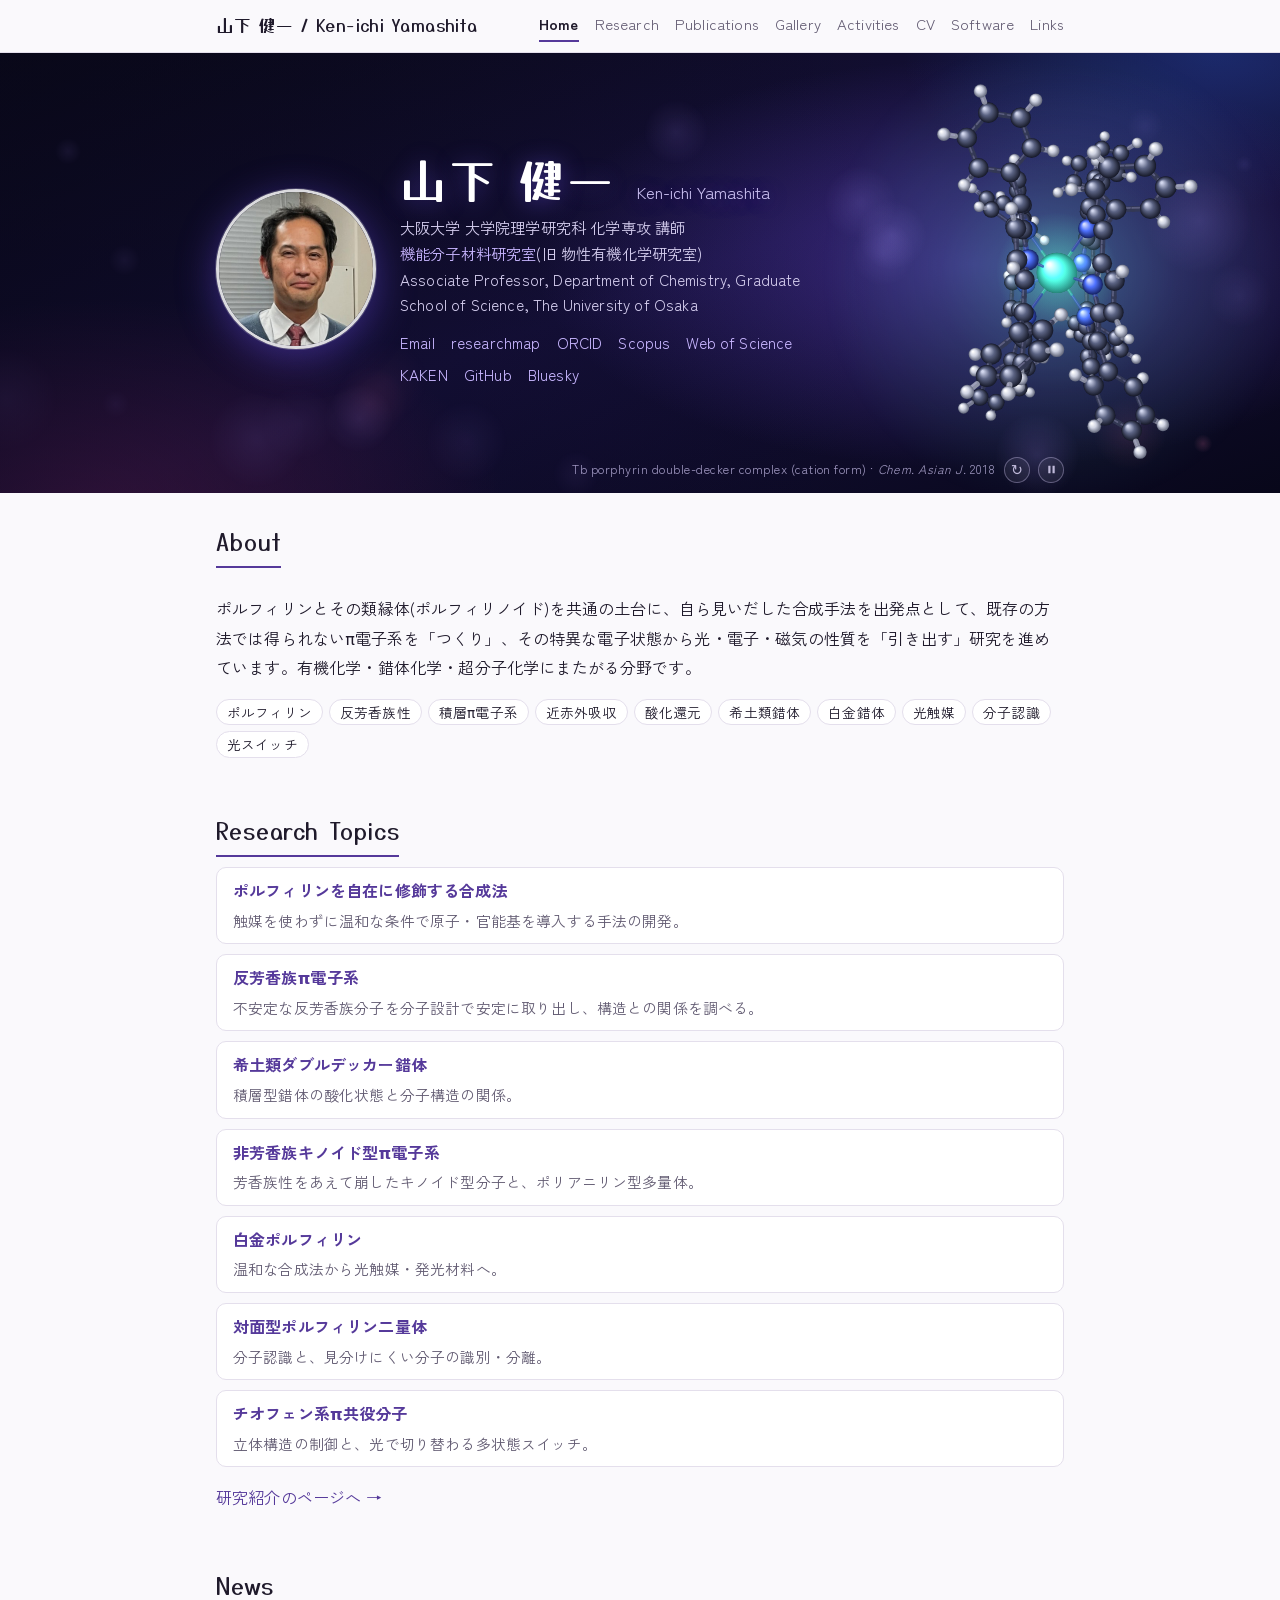
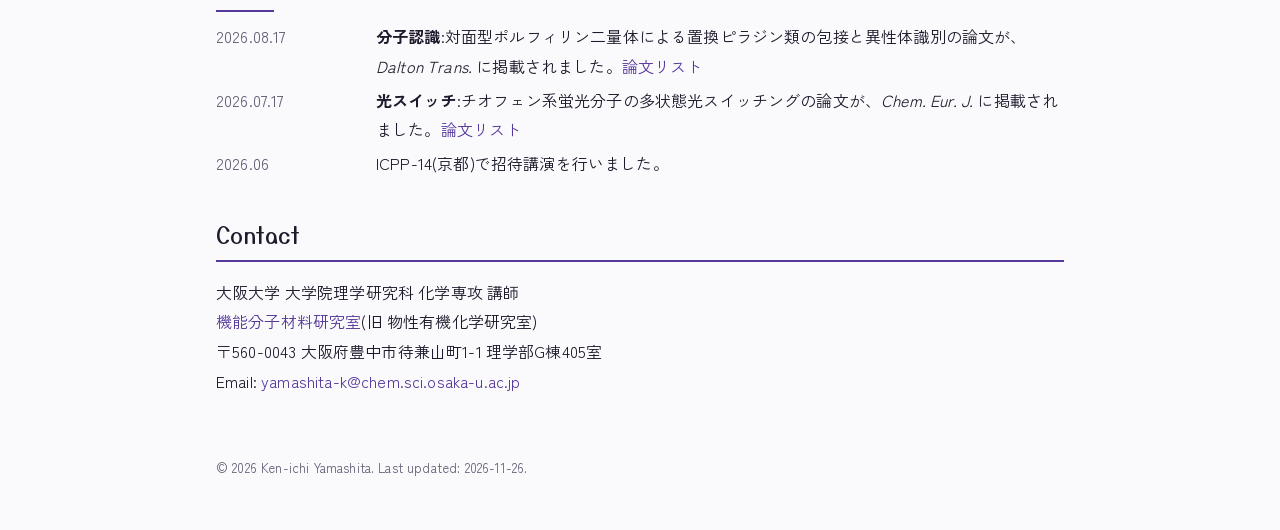
<file: index.html>
<!doctype html>
<html lang="ja">
<head>
  <meta charset="utf-8">
  <meta name="viewport" content="width=device-width, initial-scale=1">
  <title>山下 健一 | Ken-ichi Yamashita</title>
  <meta name="description" content="大阪大学 大学院理学研究科 化学専攻 講師 山下健一のページ。ポルフィリンを中心とするπ電子系の研究紹介、論文リスト、連絡先。">
  <link rel="canonical" href="https://ken1yama.github.io/">
  <meta property="og:type" content="website">
  <meta property="og:site_name" content="山下 健一 | Ken-ichi Yamashita">
  <meta property="og:title" content="山下 健一 | Ken-ichi Yamashita">
  <meta property="og:description" content="大阪大学 大学院理学研究科 化学専攻 講師 山下健一のページ。ポルフィリンを中心とするπ電子系の研究紹介、論文リスト、連絡先。">
  <meta property="og:url" content="https://ken1yama.github.io/">
  <meta property="og:image" content="https://ken1yama.github.io/assets/og.jpg">
  <meta property="og:locale" content="ja_JP">
  <meta name="twitter:card" content="summary_large_image">
  <link rel="icon" href="favicon.ico" sizes="32x32 16x16" type="image/x-icon">
  <link rel="apple-touch-icon" href="assets/apple-touch-icon.png">
  <meta name="theme-color" content="#15103a">
  <script type="application/ld+json">{"@context": "https://schema.org", "@type": "Person", "name": "山下 健一", "alternateName": "Ken-ichi Yamashita", "url": "https://ken1yama.github.io/", "jobTitle": "講師 (Associate Professor)", "affiliation": {"@type": "CollegeOrUniversity", "name": "大阪大学 大学院理学研究科 化学専攻", "alternateName": "Department of Chemistry, Graduate School of Science, The University of Osaka"}, "sameAs": ["https://orcid.org/0000-0001-7270-1234", "https://researchmap.jp/ken1-yamashi", "https://www.scopus.com/authid/detail.uri?authorId=35792834600", "https://github.com/ken1yama", "https://bsky.app/profile/ken1yama.bsky.social"]}</script>
  <link rel="preconnect" href="https://fonts.googleapis.com">
  <link rel="preconnect" href="https://fonts.gstatic.com" crossorigin>
  <link rel="stylesheet" href="https://fonts.googleapis.com/css2?family=Yusei+Magic&family=Zen+Kaku+Gothic+New:wght@400;500;700&display=swap">
  <link rel="stylesheet" href="style.css">
</head>
<body>
  <header class="site-header">
    <div class="wrap">
      <a class="brand" href="index.html">山下 健一 / Ken-ichi Yamashita</a>
      <nav><a href="index.html" aria-current="page">Home</a><a href="research.html">Research</a><a href="publications.html">Publications</a><a href="gallery.html">Gallery</a><a href="activities.html">Activities</a><a href="cv.html">CV</a><a href="software.html">Software</a><a href="links.html">Links</a></nav>
    </div>
  </header>
  <div class="hero-band cover">
    <canvas id="mol" aria-hidden="true"></canvas>
    <div class="wrap hero-grid">
    <section class="hero">
      <img class="photo" src="assets/photo.jpg" alt="プロフィール写真" width="160" height="160">
      <div>
        <h1>山下 健一 <span class="en">Ken-ichi Yamashita</span></h1>
        <p class="role">大阪大学 大学院理学研究科 化学専攻 講師<br><a href="https://www.chem.sci.osaka-u.ac.jp/lab/saito/" target="_blank" rel="noopener">機能分子材料研究室</a>(旧 物性有機化学研究室)<br>Associate Professor, Department of Chemistry, Graduate School of Science, The University of Osaka</p>
        <p class="links">
          <a class="mail" href="#contact" data-u="yamashita-k" data-d="chem.sci.osaka-u.ac.jp">Email</a>
          <a href="https://researchmap.jp/ken1-yamashi">researchmap</a>
          <a href="https://orcid.org/0000-0001-7270-1234">ORCID</a>
          <a href="https://www.scopus.com/authid/detail.uri?authorId=35792834600">Scopus</a>
          <a href="https://www.webofscience.com/wos/author/record/1129776">Web of Science</a>
          <a href="https://nrid.nii.ac.jp/ja/nrid/1000040468145/">KAKEN</a>
          <a href="https://github.com/ken1yama">GitHub</a>
          <a href="https://bsky.app/profile/ken1yama.bsky.social">Bluesky</a>
        </p>
      </div>
    </section>
    </div>
    <p class="wrap cover-caption"><span id="mol-name"></span><button type="button" id="mol-next" aria-label="別の分子を表示" title="別の分子を表示">↻</button><button type="button" id="mol-pause" aria-pressed="false" aria-label="分子の動きを止める" title="分子の動きを止める / 動かす"><svg viewBox="0 0 12 12" width="11" height="11" aria-hidden="true"><path class="i-pause" d="M2.5 2h2.4v8H2.5zM7.1 2h2.4v8H7.1z"/><path class="i-play" d="M3 1.6l7.2 4.4L3 10.4z"/></svg></button></p>
  </div>
  <script src="assets/molecules.js" defer></script>
  <script src="assets/hero.js" defer></script>
  <main class="wrap">


    <section>
      <h2>About</h2>
      <p>ポルフィリンとその類縁体(ポルフィリノイド)を共通の土台に、自ら見いだした合成手法を出発点として、既存の方法では得られないπ電子系を「つくり」、その特異な電子状態から光・電子・磁気の性質を「引き出す」研究を進めています。有機化学・錯体化学・超分子化学にまたがる分野です。</p>
      <p class="keywords"><span>ポルフィリン</span><span>反芳香族性</span><span>積層π電子系</span><span>近赤外吸収</span><span>酸化還元</span><span>希土類錯体</span><span>白金錯体</span><span>光触媒</span><span>分子認識</span><span>光スイッチ</span></p>
    </section>

    <section>
      <h2>Research Topics</h2>
      <ul class="topics">
        <li><a href="research.html#synthesis">ポルフィリンを自在に修飾する合成法</a><span>触媒を使わずに温和な条件で原子・官能基を導入する手法の開発。</span></li>
        <li><a href="research.html#antiaromatic">反芳香族π電子系</a><span>不安定な反芳香族分子を分子設計で安定に取り出し、構造との関係を調べる。</span></li>
        <li><a href="research.html#double-decker">希土類ダブルデッカー錯体</a><span>積層型錯体の酸化状態と分子構造の関係。</span></li>
        <li><a href="research.html#quinoid">非芳香族キノイド型π電子系</a><span>芳香族性をあえて崩したキノイド型分子と、ポリアニリン型多量体。</span></li>
        <li><a href="research.html#platinum">白金ポルフィリン</a><span>温和な合成法から光触媒・発光材料へ。</span></li>
        <li><a href="research.html#cofacial">対面型ポルフィリン二量体</a><span>分子認識と、見分けにくい分子の識別・分離。</span></li>
        <li><a href="research.html#thiophene">チオフェン系π共役分子</a><span>立体構造の制御と、光で切り替わる多状態スイッチ。</span></li>
      </ul>
      <p><a href="research.html">研究紹介のページへ →</a></p>
    </section>

    <section>
      <h2>News</h2>
      <dl class="timeline">
        <dt>2026.08.17</dt><dd><strong>分子認識</strong>:対面型ポルフィリン二量体による置換ピラジン類の包接と異性体識別の論文が、<em>Dalton Trans.</em> に掲載されました。<a href="publications.html#pub-55">論文リスト</a></dd>
        <dt>2026.07.17</dt><dd><strong>光スイッチ</strong>:チオフェン系蛍光分子の多状態光スイッチングの論文が、<em>Chem. Eur. J.</em> に掲載されました。<a href="publications.html#pub-54">論文リスト</a></dd>
        <dt>2026.06</dt><dd>ICPP-14(京都)で招待講演を行いました。</dd>
      </dl>
    </section>

    <section id="contact">
      <h2>Contact</h2>
      <p>大阪大学 大学院理学研究科 化学専攻 講師<br>
      <a href="https://www.chem.sci.osaka-u.ac.jp/lab/saito/" target="_blank" rel="noopener">機能分子材料研究室</a>(旧 物性有機化学研究室)<br>
      〒560-0043 大阪府豊中市待兼山町1-1 理学部G棟405室<br>
      Email: <span class="mail" data-u="yamashita-k" data-d="chem.sci.osaka-u.ac.jp">yamashita-k [at] chem.sci.osaka-u.ac.jp</span></p>
    </section>
    <script>
    // The address is assembled here, so it never appears as plain text in the page source.
    document.querySelectorAll('.mail').forEach(function (el) {
      var addr = el.dataset.u + '@' + el.dataset.d;
      if (el.tagName === 'A') { el.href = 'mailto:' + addr; return; }
      var a = document.createElement('a');
      a.href = 'mailto:' + addr; a.textContent = addr;
      el.replaceWith(a);
    });
    </script>

  </main>
  <footer class="wrap">
    <small>&copy; 2026 Ken-ichi Yamashita. Last updated: 2026-11-26.</small>
  </footer>
  <script>
  // phone: the menu is one scrolling row; bring the current page's link into view
  (function () {
    var c = document.querySelector('.site-header nav [aria-current]'), n = c && c.parentNode;
    if (n && n.scrollWidth > n.clientWidth) n.scrollLeft = c.offsetLeft - (n.clientWidth - c.offsetWidth) / 2;
  })();
  </script>
</body>
</html>
</file>
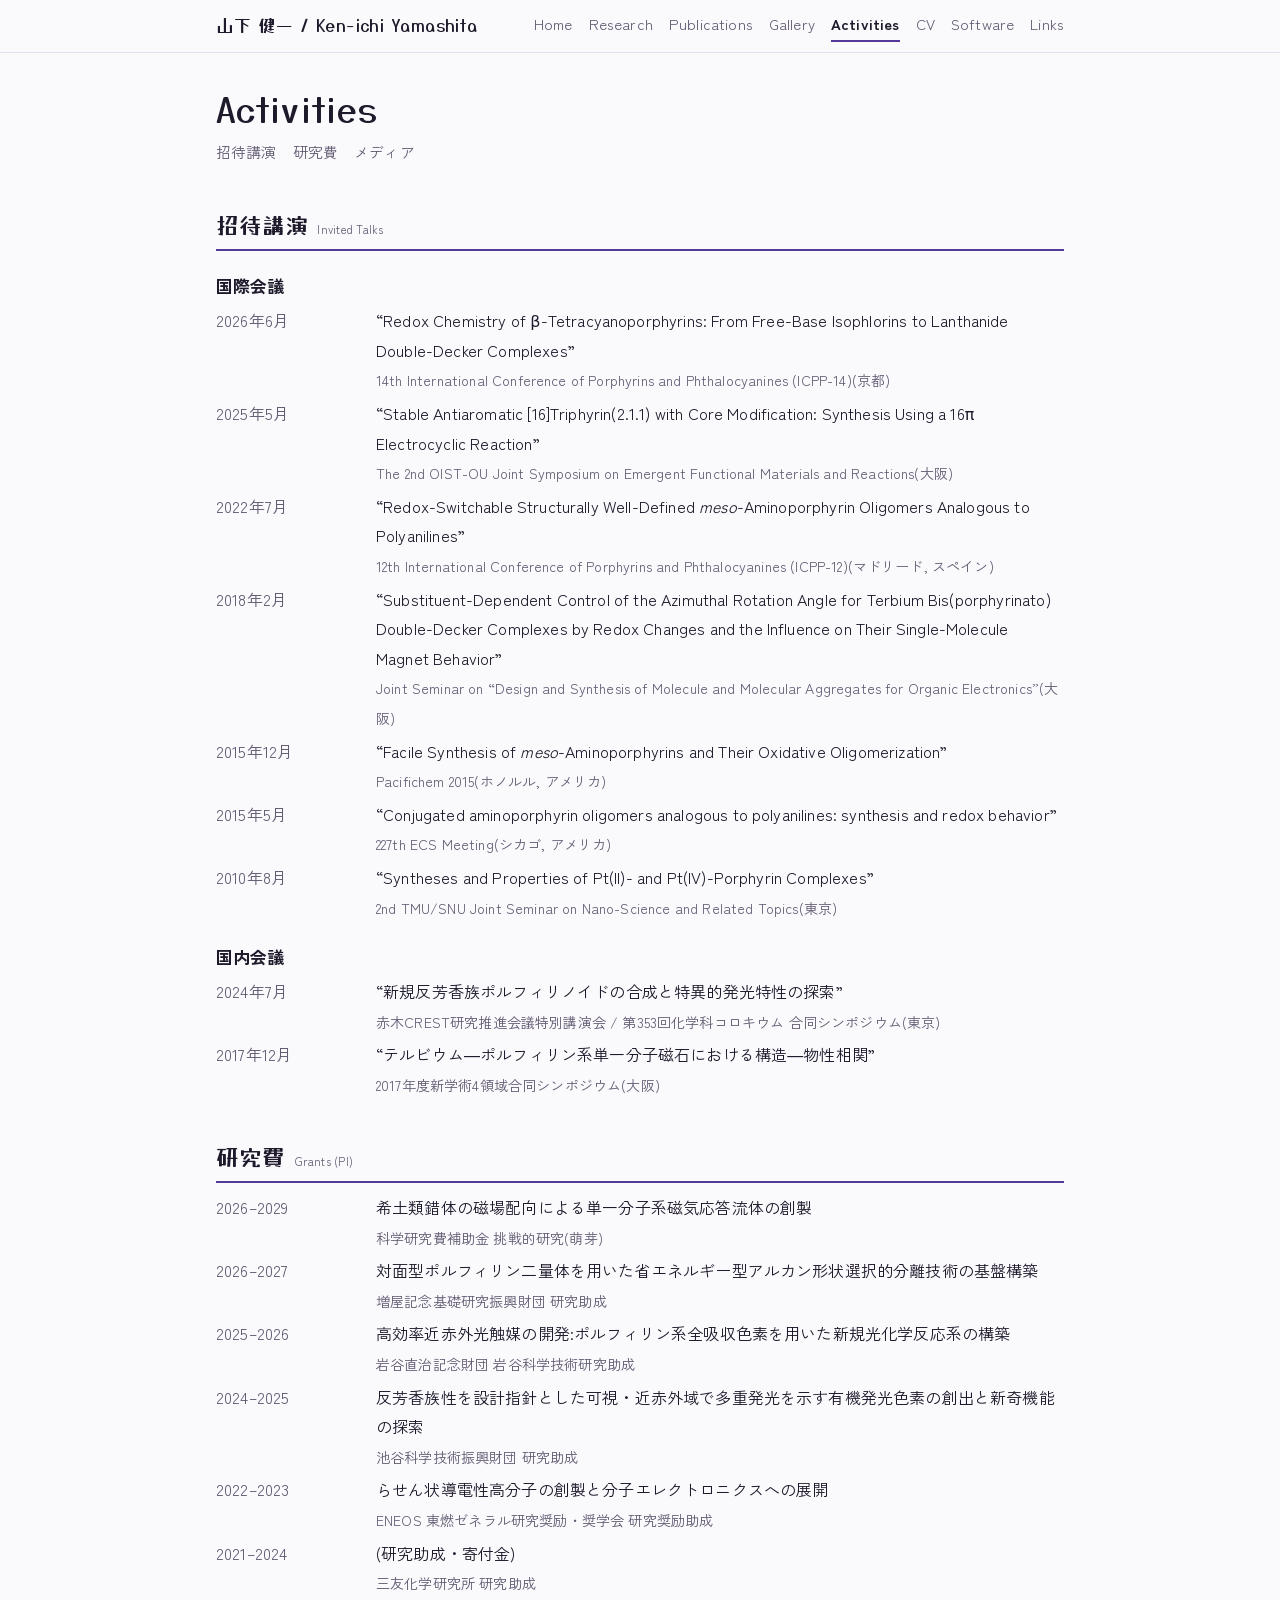
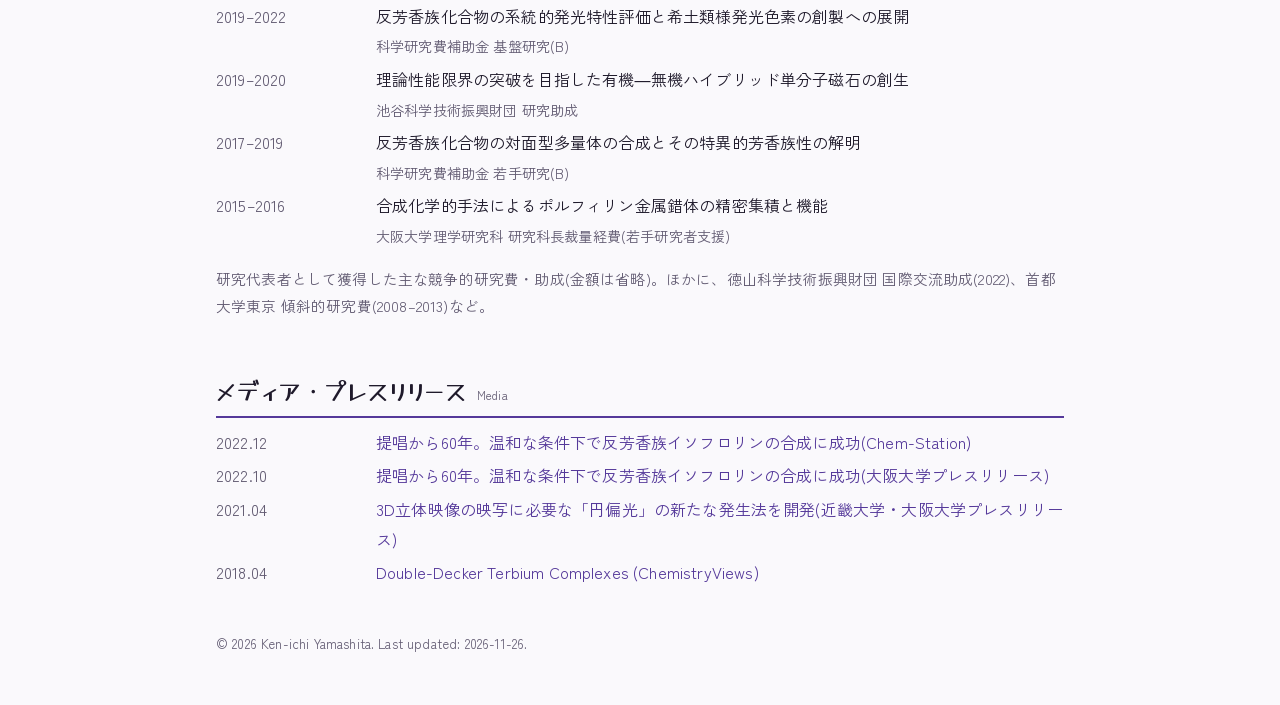
<file: activities.html>
<!doctype html>
<html lang="ja">
<head>
  <meta charset="utf-8">
  <meta name="viewport" content="width=device-width, initial-scale=1">
  <title>Activities | 山下 健一</title>
  <meta name="description" content="招待講演、研究費、メディア">
  <link rel="canonical" href="https://ken1yama.github.io/activities.html">
  <meta property="og:type" content="website">
  <meta property="og:site_name" content="山下 健一 | Ken-ichi Yamashita">
  <meta property="og:title" content="Activities | 山下 健一">
  <meta property="og:description" content="招待講演、研究費、メディア">
  <meta property="og:url" content="https://ken1yama.github.io/activities.html">
  <meta property="og:image" content="https://ken1yama.github.io/assets/og.jpg">
  <meta property="og:locale" content="ja_JP">
  <meta name="twitter:card" content="summary_large_image">
  <link rel="icon" href="favicon.ico" sizes="32x32 16x16" type="image/x-icon">
  <link rel="apple-touch-icon" href="assets/apple-touch-icon.png">
  <meta name="theme-color" content="#15103a">
  <link rel="preconnect" href="https://fonts.googleapis.com">
  <link rel="preconnect" href="https://fonts.gstatic.com" crossorigin>
  <link rel="stylesheet" href="https://fonts.googleapis.com/css2?family=Yusei+Magic&family=Zen+Kaku+Gothic+New:wght@400;500;700&display=swap">
  <link rel="stylesheet" href="style.css">
</head>
<body>
  <header class="site-header">
    <div class="wrap">
      <a class="brand" href="index.html">山下 健一 / Ken-ichi Yamashita</a>
      <nav><a href="index.html">Home</a><a href="research.html">Research</a><a href="publications.html">Publications</a><a href="gallery.html">Gallery</a><a href="activities.html" aria-current="page">Activities</a><a href="cv.html">CV</a><a href="software.html">Software</a><a href="links.html">Links</a></nav>
    </div>
  </header>
  <main class="wrap">

    <h1 class="page-title">Activities</h1>
    <nav class="toc"><a href="#talks">招待講演</a><a href="#grants">研究費</a><a href="#media">メディア</a></nav>

    <section id="talks">
      <h2>招待講演 <span class="en">Invited Talks</span></h2>
      <h3>国際会議</h3>
      <dl class="timeline"><dt>2026年6月</dt><dd>“Redox Chemistry of β-Tetracyanoporphyrins: From Free-Base Isophlorins to Lanthanide Double-Decker Complexes”<br><span class="muted">14th International Conference of Porphyrins and Phthalocyanines (ICPP-14)(京都)</span></dd><dt>2025年5月</dt><dd>“Stable Antiaromatic [16]Triphyrin(2.1.1) with Core Modification: Synthesis Using a 16π Electrocyclic Reaction”<br><span class="muted">The 2nd OIST-OU Joint Symposium on Emergent Functional Materials and Reactions(大阪)</span></dd><dt>2022年7月</dt><dd>“Redox-Switchable Structurally Well-Defined <em>meso</em>-Aminoporphyrin Oligomers Analogous to Polyanilines”<br><span class="muted">12th International Conference of Porphyrins and Phthalocyanines (ICPP-12)(マドリード, スペイン)</span></dd><dt>2018年2月</dt><dd>“Substituent-Dependent Control of the Azimuthal Rotation Angle for Terbium Bis(porphyrinato) Double-Decker Complexes by Redox Changes and the Influence on Their Single-Molecule Magnet Behavior”<br><span class="muted">Joint Seminar on “Design and Synthesis of Molecule and Molecular Aggregates for Organic Electronics”(大阪)</span></dd><dt>2015年12月</dt><dd>“Facile Synthesis of <em>meso</em>-Aminoporphyrins and Their Oxidative Oligomerization”<br><span class="muted">Pacifichem 2015(ホノルル, アメリカ)</span></dd><dt>2015年5月</dt><dd>“Conjugated aminoporphyrin oligomers analogous to polyanilines: synthesis and redox behavior”<br><span class="muted">227th ECS Meeting(シカゴ, アメリカ)</span></dd><dt>2010年8月</dt><dd>“Syntheses and Properties of Pt(II)- and Pt(IV)-Porphyrin Complexes”<br><span class="muted">2nd TMU/SNU Joint Seminar on Nano-Science and Related Topics(東京)</span></dd></dl>
      <h3>国内会議</h3>
      <dl class="timeline"><dt>2024年7月</dt><dd>“新規反芳香族ポルフィリノイドの合成と特異的発光特性の探索”<br><span class="muted">赤木CREST研究推進会議特別講演会 / 第353回化学科コロキウム 合同シンポジウム(東京)</span></dd><dt>2017年12月</dt><dd>“テルビウム―ポルフィリン系単一分子磁石における構造―物性相関”<br><span class="muted">2017年度新学術4領域合同シンポジウム(大阪)</span></dd></dl>
    </section>

    <section id="grants">
      <h2>研究費 <span class="en">Grants (PI)</span></h2>
      <dl class="timeline"><dt>2026–2029</dt><dd>希土類錯体の磁場配向による単一分子系磁気応答流体の創製<br><span class="muted">科学研究費補助金 挑戦的研究(萌芽)</span></dd><dt>2026–2027</dt><dd>対面型ポルフィリン二量体を用いた省エネルギー型アルカン形状選択的分離技術の基盤構築<br><span class="muted">増屋記念基礎研究振興財団 研究助成</span></dd><dt>2025–2026</dt><dd>高効率近赤外光触媒の開発:ポルフィリン系全吸収色素を用いた新規光化学反応系の構築<br><span class="muted">岩谷直治記念財団 岩谷科学技術研究助成</span></dd><dt>2024–2025</dt><dd>反芳香族性を設計指針とした可視・近赤外域で多重発光を示す有機発光色素の創出と新奇機能の探索<br><span class="muted">池谷科学技術振興財団 研究助成</span></dd><dt>2022–2023</dt><dd>らせん状導電性高分子の創製と分子エレクトロニクスへの展開<br><span class="muted">ENEOS 東燃ゼネラル研究奨励・奨学会 研究奨励助成</span></dd><dt>2021–2024</dt><dd>(研究助成・寄付金)<br><span class="muted">三友化学研究所 研究助成</span></dd><dt>2019–2022</dt><dd>反芳香族化合物の系統的発光特性評価と希土類様発光色素の創製への展開<br><span class="muted">科学研究費補助金 基盤研究(B)</span></dd><dt>2019–2020</dt><dd>理論性能限界の突破を目指した有機―無機ハイブリッド単分子磁石の創生<br><span class="muted">池谷科学技術振興財団 研究助成</span></dd><dt>2017–2019</dt><dd>反芳香族化合物の対面型多量体の合成とその特異的芳香族性の解明<br><span class="muted">科学研究費補助金 若手研究(B)</span></dd><dt>2015–2016</dt><dd>合成化学的手法によるポルフィリン金属錯体の精密集積と機能<br><span class="muted">大阪大学理学研究科 研究科長裁量経費(若手研究者支援)</span></dd></dl>
      <p class="muted">研究代表者として獲得した主な競争的研究費・助成(金額は省略)。ほかに、徳山科学技術振興財団 国際交流助成(2022)、首都大学東京 傾斜的研究費(2008–2013)など。</p>
    </section>

    <section id="media">
      <h2>メディア・プレスリリース <span class="en">Media</span></h2>
      <dl class="timeline"><dt>2022.12</dt><dd><a href="https://www.chem-station.com/blog/2022/12/isophlorins.html">提唱から60年。温和な条件下で反芳香族イソフロリンの合成に成功(Chem-Station)</a></dd><dt>2022.10</dt><dd><a href="https://www.sci.osaka-u.ac.jp/ja/topics/11078/">提唱から60年。温和な条件下で反芳香族イソフロリンの合成に成功(大阪大学プレスリリース)</a></dd><dt>2021.04</dt><dd><a href="https://www.sci.osaka-u.ac.jp/ja/topics/9220/">3D立体映像の映写に必要な「円偏光」の新たな発生法を開発(近畿大学・大阪大学プレスリリース)</a></dd><dt>2018.04</dt><dd><a href="https://www.chemistryviews.org/details/ezine/11011211/Double-Decker_Terbium_Complexes/">Double-Decker Terbium Complexes (ChemistryViews)</a></dd></dl>
    </section>

  </main>
  <footer class="wrap">
    <small>&copy; 2026 Ken-ichi Yamashita. Last updated: 2026-11-26.</small>
  </footer>
  <script>
  // phone: the menu is one scrolling row; bring the current page's link into view
  (function () {
    var c = document.querySelector('.site-header nav [aria-current]'), n = c && c.parentNode;
    if (n && n.scrollWidth > n.clientWidth) n.scrollLeft = c.offsetLeft - (n.clientWidth - c.offsetWidth) / 2;
  })();
  </script>
</body>
</html>
</file>
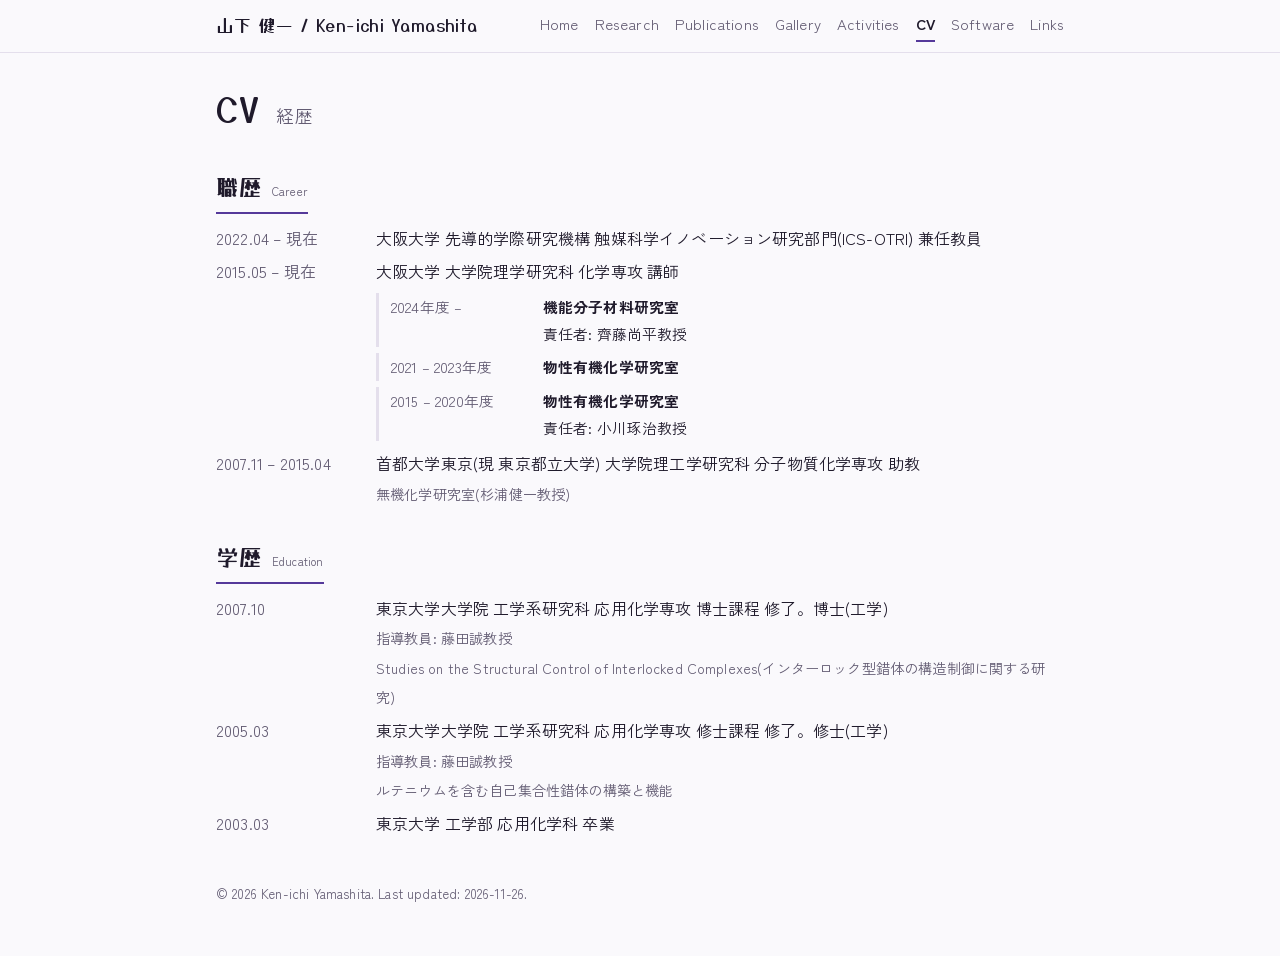
<file: cv.html>
<!doctype html>
<html lang="ja">
<head>
  <meta charset="utf-8">
  <meta name="viewport" content="width=device-width, initial-scale=1">
  <title>CV | 山下 健一</title>
  <meta name="description" content="学歴・職歴">
  <link rel="canonical" href="https://ken1yama.github.io/cv.html">
  <meta property="og:type" content="website">
  <meta property="og:site_name" content="山下 健一 | Ken-ichi Yamashita">
  <meta property="og:title" content="CV | 山下 健一">
  <meta property="og:description" content="学歴・職歴">
  <meta property="og:url" content="https://ken1yama.github.io/cv.html">
  <meta property="og:image" content="https://ken1yama.github.io/assets/og.jpg">
  <meta property="og:locale" content="ja_JP">
  <meta name="twitter:card" content="summary_large_image">
  <link rel="icon" href="favicon.ico" sizes="32x32 16x16" type="image/x-icon">
  <link rel="apple-touch-icon" href="assets/apple-touch-icon.png">
  <meta name="theme-color" content="#15103a">
  <link rel="preconnect" href="https://fonts.googleapis.com">
  <link rel="preconnect" href="https://fonts.gstatic.com" crossorigin>
  <link rel="stylesheet" href="https://fonts.googleapis.com/css2?family=Yusei+Magic&family=Zen+Kaku+Gothic+New:wght@400;500;700&display=swap">
  <link rel="stylesheet" href="style.css">
</head>
<body>
  <header class="site-header">
    <div class="wrap">
      <a class="brand" href="index.html">山下 健一 / Ken-ichi Yamashita</a>
      <nav><a href="index.html">Home</a><a href="research.html">Research</a><a href="publications.html">Publications</a><a href="gallery.html">Gallery</a><a href="activities.html">Activities</a><a href="cv.html" aria-current="page">CV</a><a href="software.html">Software</a><a href="links.html">Links</a></nav>
    </div>
  </header>
  <main class="wrap">

    <h1 class="page-title">CV <span class="en">経歴</span></h1>
    <section>
            <h2>職歴 <span class="en">Career</span></h2>
      <dl class="timeline">
        <dt>2022.04 – 現在</dt><dd>大阪大学 先導的学際研究機構 触媒科学イノベーション研究部門(ICS-OTRI) 兼任教員</dd>
        <dt>2015.05 – 現在</dt><dd>大阪大学 大学院理学研究科 化学専攻 講師<ul class="labs">
          <li><span>2024年度 –</span><span><strong>機能分子材料研究室</strong><br>責任者: 齊藤尚平教授</span></li>
          <li><span>2021 – 2023年度</span><span><strong>物性有機化学研究室</strong></span></li>
          <li><span>2015 – 2020年度</span><span><strong>物性有機化学研究室</strong><br>責任者: 小川琢治教授</span></li>
        </ul></dd>
        <dt>2007.11 – 2015.04</dt><dd>首都大学東京(現 東京都立大学) 大学院理工学研究科 分子物質化学専攻 助教<br><span class="muted">無機化学研究室(杉浦健一教授)</span></dd>
      </dl>
      <h2>学歴 <span class="en">Education</span></h2>
      <dl class="timeline">
        <dt>2007.10</dt><dd>東京大学大学院 工学系研究科 応用化学専攻 博士課程 修了。博士(工学)<br><span class="muted">指導教員: 藤田誠教授<br>Studies on the Structural Control of Interlocked Complexes(インターロック型錯体の構造制御に関する研究)</span></dd>
        <dt>2005.03</dt><dd>東京大学大学院 工学系研究科 応用化学専攻 修士課程 修了。修士(工学)<br><span class="muted">指導教員: 藤田誠教授<br>ルテニウムを含む自己集合性錯体の構築と機能</span></dd>
        <dt>2003.03</dt><dd>東京大学 工学部 応用化学科 卒業</dd>
      </dl>
    </section>

  </main>
  <footer class="wrap">
    <small>&copy; 2026 Ken-ichi Yamashita. Last updated: 2026-11-26.</small>
  </footer>
  <script>
  // phone: the menu is one scrolling row; bring the current page's link into view
  (function () {
    var c = document.querySelector('.site-header nav [aria-current]'), n = c && c.parentNode;
    if (n && n.scrollWidth > n.clientWidth) n.scrollLeft = c.offsetLeft - (n.clientWidth - c.offsetWidth) / 2;
  })();
  </script>
</body>
</html>
</file>
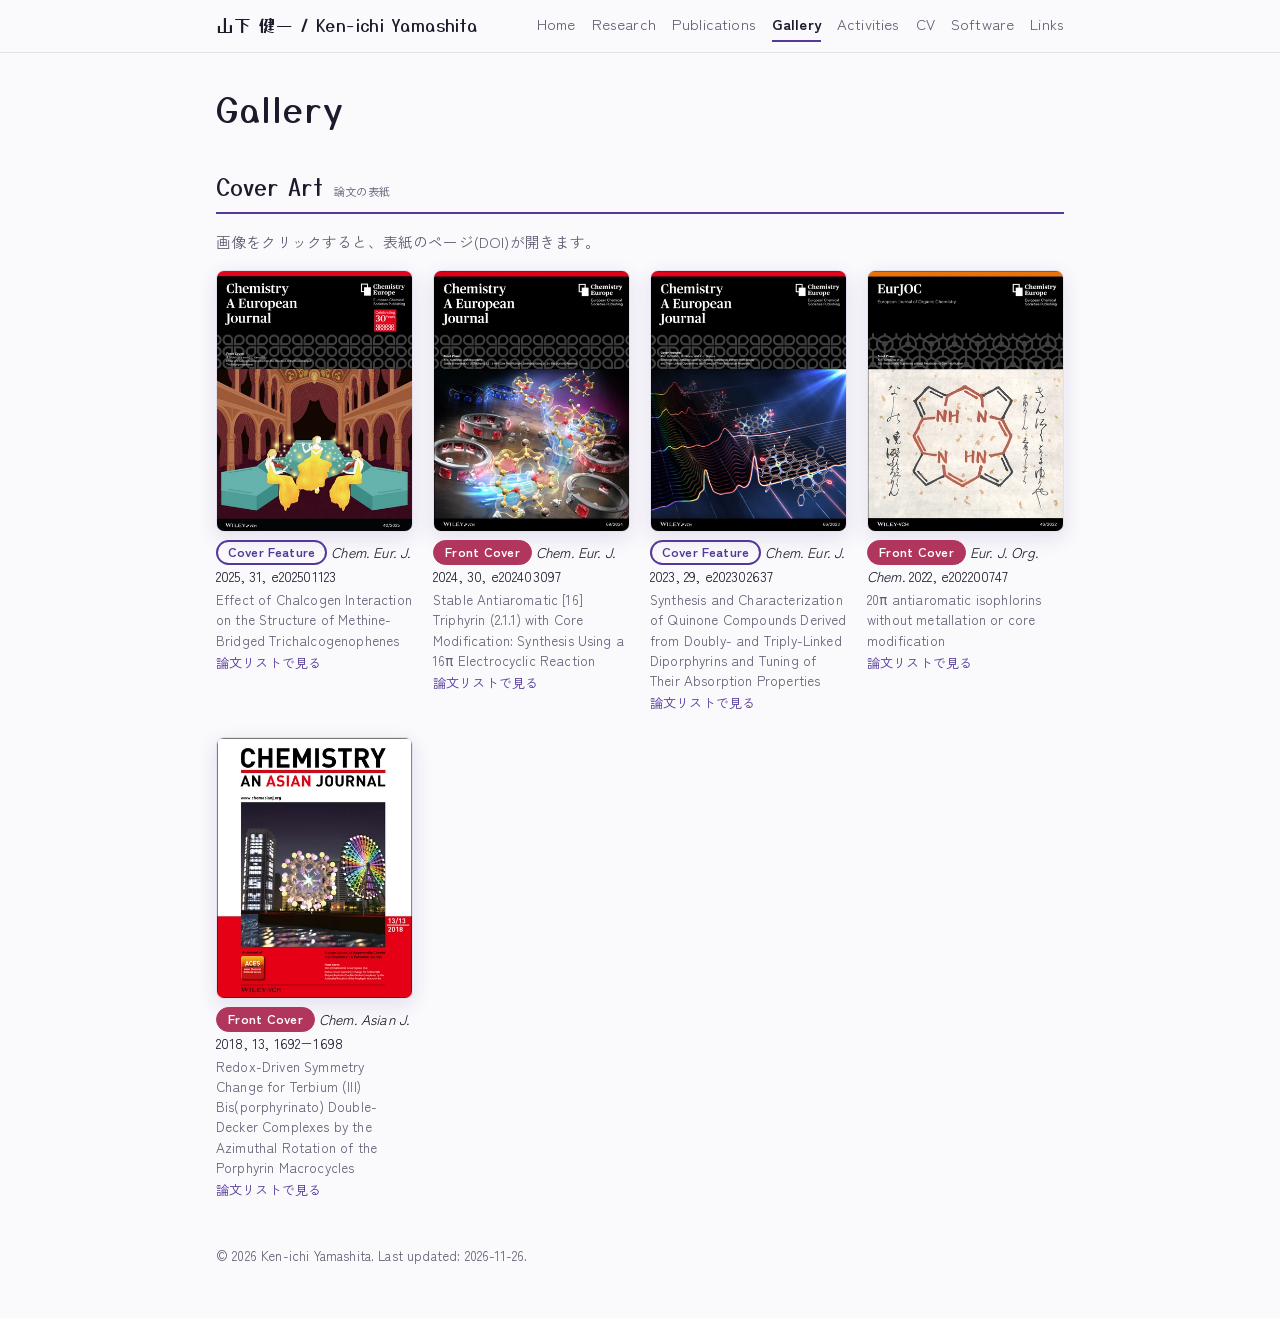
<file: gallery.html>
<!doctype html>
<html lang="ja">
<head>
  <meta charset="utf-8">
  <meta name="viewport" content="width=device-width, initial-scale=1">
  <title>Gallery | 山下 健一</title>
  <meta name="description" content="論文の表紙(Cover Art)">
  <link rel="canonical" href="https://ken1yama.github.io/gallery.html">
  <meta property="og:type" content="website">
  <meta property="og:site_name" content="山下 健一 | Ken-ichi Yamashita">
  <meta property="og:title" content="Gallery | 山下 健一">
  <meta property="og:description" content="論文の表紙(Cover Art)">
  <meta property="og:url" content="https://ken1yama.github.io/gallery.html">
  <meta property="og:image" content="https://ken1yama.github.io/assets/og.jpg">
  <meta property="og:locale" content="ja_JP">
  <meta name="twitter:card" content="summary_large_image">
  <link rel="icon" href="favicon.ico" sizes="32x32 16x16" type="image/x-icon">
  <link rel="apple-touch-icon" href="assets/apple-touch-icon.png">
  <meta name="theme-color" content="#15103a">
  <link rel="preconnect" href="https://fonts.googleapis.com">
  <link rel="preconnect" href="https://fonts.gstatic.com" crossorigin>
  <link rel="stylesheet" href="https://fonts.googleapis.com/css2?family=Yusei+Magic&family=Zen+Kaku+Gothic+New:wght@400;500;700&display=swap">
  <link rel="stylesheet" href="style.css">
</head>
<body>
  <header class="site-header">
    <div class="wrap">
      <a class="brand" href="index.html">山下 健一 / Ken-ichi Yamashita</a>
      <nav><a href="index.html">Home</a><a href="research.html">Research</a><a href="publications.html">Publications</a><a href="gallery.html" aria-current="page">Gallery</a><a href="activities.html">Activities</a><a href="cv.html">CV</a><a href="software.html">Software</a><a href="links.html">Links</a></nav>
    </div>
  </header>
  <main class="wrap">

    <h1 class="page-title">Gallery</h1>
    <section id="cover">
      <h2>Cover Art <span class="en">論文の表紙</span></h2>
      <p class="muted">画像をクリックすると、表紙のページ(DOI)が開きます。</p>
      <ul class="tiles">
        <li class="tile" id="cover-51"><a class="cover-link" href="https://doi.org/10.1002/chem.202583902" target="_blank" rel="noopener" aria-label="Chem. Eur. J. 2025, Cover Feature: 表紙のページを開く"><img src="assets/cover/51.webp" width="376" height="500" alt="Chem. Eur. J. 2025 Cover Feature" loading="lazy" decoding="async"></a><div class="cap"><span class="badge feature">Cover Feature</span> <em>Chem. Eur. J.</em> 2025, 31, e202501123<p class="t">Effect of Chalcogen Interaction on the Structure of Methine-Bridged Trichalcogenophenes</p><p class="more"><a href="publications.html#pub-51">論文リストで見る</a></p></div></li><li class="tile" id="cover-48"><a class="cover-link" href="https://doi.org/10.1002/chem.202486901" target="_blank" rel="noopener" aria-label="Chem. Eur. J. 2024, Front Cover: 表紙のページを開く"><img src="assets/cover/48.webp" width="377" height="500" alt="Chem. Eur. J. 2024 Front Cover" loading="lazy" decoding="async"></a><div class="cap"><span class="badge front">Front Cover</span> <em>Chem. Eur. J.</em> 2024, 30, e202403097<p class="t">Stable Antiaromatic [16] Triphyrin (2.1.1) with Core Modification: Synthesis Using a 16π Electrocyclic Reaction</p><p class="more"><a href="publications.html#pub-48">論文リストで見る</a></p></div></li><li class="tile" id="cover-47"><a class="cover-link" href="https://doi.org/10.1002/chem.202303493" target="_blank" rel="noopener" aria-label="Chem. Eur. J. 2023, Cover Feature: 表紙のページを開く"><img src="assets/cover/47.webp" width="377" height="500" alt="Chem. Eur. J. 2023 Cover Feature" loading="lazy" decoding="async"></a><div class="cap"><span class="badge feature">Cover Feature</span> <em>Chem. Eur. J.</em> 2023, 29, e202302637<p class="t">Synthesis and Characterization of Quinone Compounds Derived from Doubly- and Triply-Linked Diporphyrins and Tuning of Their Absorption Properties</p><p class="more"><a href="publications.html#pub-47">論文リストで見る</a></p></div></li><li class="tile" id="cover-45"><a class="cover-link" href="https://doi.org/10.1002/ejoc.202201406" target="_blank" rel="noopener" aria-label="Eur. J. Org. Chem. 2022, Front Cover: 表紙のページを開く"><img src="assets/cover/45.webp" width="377" height="500" alt="Eur. J. Org. Chem. 2022 Front Cover" loading="lazy" decoding="async"></a><div class="cap"><span class="badge front">Front Cover</span> <em>Eur. J. Org. Chem.</em> 2022, e202200747<p class="t">20π antiaromatic isophlorins without metallation or core modification</p><p class="more"><a href="publications.html#pub-45">論文リストで見る</a></p></div></li><li class="tile" id="cover-32"><a class="cover-link" href="https://doi.org/10.1002/asia.201800717" target="_blank" rel="noopener" aria-label="Chem. Asian J. 2018, Front Cover: 表紙のページを開く"><img src="assets/cover/32.webp" width="376" height="500" alt="Chem. Asian J. 2018 Front Cover" loading="lazy" decoding="async"></a><div class="cap"><span class="badge front">Front Cover</span> <em>Chem. Asian J.</em> 2018, 13, 1692−1698<p class="t">Redox-Driven Symmetry Change for Terbium (III) Bis(porphyrinato) Double-Decker Complexes by the Azimuthal Rotation of the Porphyrin Macrocycles</p><p class="more"><a href="publications.html#pub-32">論文リストで見る</a></p></div></li>
      </ul>
    </section>

  </main>
  <footer class="wrap">
    <small>&copy; 2026 Ken-ichi Yamashita. Last updated: 2026-11-26.</small>
  </footer>
  <script>
  // phone: the menu is one scrolling row; bring the current page's link into view
  (function () {
    var c = document.querySelector('.site-header nav [aria-current]'), n = c && c.parentNode;
    if (n && n.scrollWidth > n.clientWidth) n.scrollLeft = c.offsetLeft - (n.clientWidth - c.offsetWidth) / 2;
  })();
  </script>
</body>
</html>
</file>
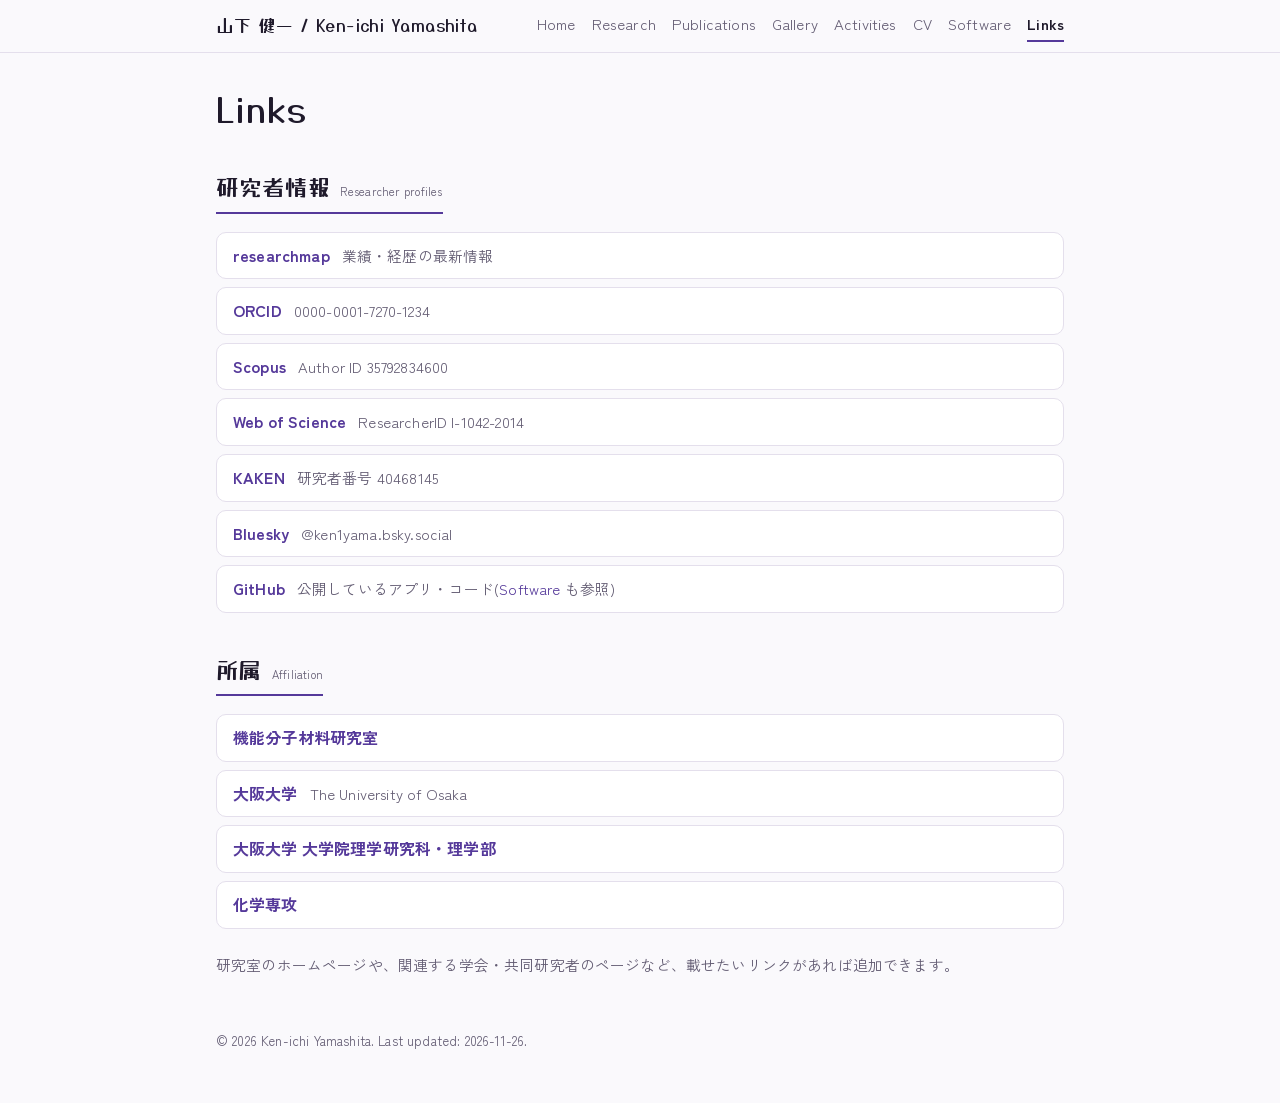
<file: links.html>
<!doctype html>
<html lang="ja">
<head>
  <meta charset="utf-8">
  <meta name="viewport" content="width=device-width, initial-scale=1">
  <title>Links | 山下 健一</title>
  <meta name="description" content="研究者情報・所属などのリンク集">
  <link rel="canonical" href="https://ken1yama.github.io/links.html">
  <meta property="og:type" content="website">
  <meta property="og:site_name" content="山下 健一 | Ken-ichi Yamashita">
  <meta property="og:title" content="Links | 山下 健一">
  <meta property="og:description" content="研究者情報・所属などのリンク集">
  <meta property="og:url" content="https://ken1yama.github.io/links.html">
  <meta property="og:image" content="https://ken1yama.github.io/assets/og.jpg">
  <meta property="og:locale" content="ja_JP">
  <meta name="twitter:card" content="summary_large_image">
  <link rel="icon" href="favicon.ico" sizes="32x32 16x16" type="image/x-icon">
  <link rel="apple-touch-icon" href="assets/apple-touch-icon.png">
  <meta name="theme-color" content="#15103a">
  <link rel="preconnect" href="https://fonts.googleapis.com">
  <link rel="preconnect" href="https://fonts.gstatic.com" crossorigin>
  <link rel="stylesheet" href="https://fonts.googleapis.com/css2?family=Yusei+Magic&family=Zen+Kaku+Gothic+New:wght@400;500;700&display=swap">
  <link rel="stylesheet" href="style.css">
</head>
<body>
  <header class="site-header">
    <div class="wrap">
      <a class="brand" href="index.html">山下 健一 / Ken-ichi Yamashita</a>
      <nav><a href="index.html">Home</a><a href="research.html">Research</a><a href="publications.html">Publications</a><a href="gallery.html">Gallery</a><a href="activities.html">Activities</a><a href="cv.html">CV</a><a href="software.html">Software</a><a href="links.html" aria-current="page">Links</a></nav>
    </div>
  </header>
  <main class="wrap">

    <h1 class="page-title">Links</h1>
    <section>
      <h2>研究者情報 <span class="en">Researcher profiles</span></h2>
      <ul class="linklist">
        <li><a href="https://researchmap.jp/ken1-yamashi" target="_blank" rel="noopener">researchmap</a><span>業績・経歴の最新情報</span></li>
        <li><a href="https://orcid.org/0000-0001-7270-1234" target="_blank" rel="noopener">ORCID</a><span>0000-0001-7270-1234</span></li>
        <li><a href="https://www.scopus.com/authid/detail.uri?authorId=35792834600" target="_blank" rel="noopener">Scopus</a><span>Author ID 35792834600</span></li>
        <li><a href="https://www.webofscience.com/wos/author/record/1129776" target="_blank" rel="noopener">Web of Science</a><span>ResearcherID I-1042-2014</span></li>
        <li><a href="https://nrid.nii.ac.jp/ja/nrid/1000040468145/" target="_blank" rel="noopener">KAKEN</a><span>研究者番号 40468145</span></li>
        <li><a href="https://bsky.app/profile/ken1yama.bsky.social" target="_blank" rel="noopener">Bluesky</a><span>@ken1yama.bsky.social</span></li>
        <li><a href="https://github.com/ken1yama" target="_blank" rel="noopener">GitHub</a><span>公開しているアプリ・コード(<a href="software.html">Software</a> も参照)</span></li>
      </ul>
    </section>
    <section>
      <h2>所属 <span class="en">Affiliation</span></h2>
      <ul class="linklist">
        <li><a href="https://www.chem.sci.osaka-u.ac.jp/lab/saito/" target="_blank" rel="noopener">機能分子材料研究室</a></li>
        <li><a href="https://www.osaka-u.ac.jp/" target="_blank" rel="noopener">大阪大学</a><span>The University of Osaka</span></li>
        <li><a href="https://www.sci.osaka-u.ac.jp/" target="_blank" rel="noopener">大阪大学 大学院理学研究科・理学部</a></li>
        <li><a href="https://www.chem.sci.osaka-u.ac.jp/graduate/chem/index-jp.html" target="_blank" rel="noopener">化学専攻</a></li>
      </ul>
    </section>
    <p class="muted">研究室のホームページや、関連する学会・共同研究者のページなど、載せたいリンクがあれば追加できます。</p>

  </main>
  <footer class="wrap">
    <small>&copy; 2026 Ken-ichi Yamashita. Last updated: 2026-11-26.</small>
  </footer>
  <script>
  // phone: the menu is one scrolling row; bring the current page's link into view
  (function () {
    var c = document.querySelector('.site-header nav [aria-current]'), n = c && c.parentNode;
    if (n && n.scrollWidth > n.clientWidth) n.scrollLeft = c.offsetLeft - (n.clientWidth - c.offsetWidth) / 2;
  })();
  </script>
</body>
</html>
</file>
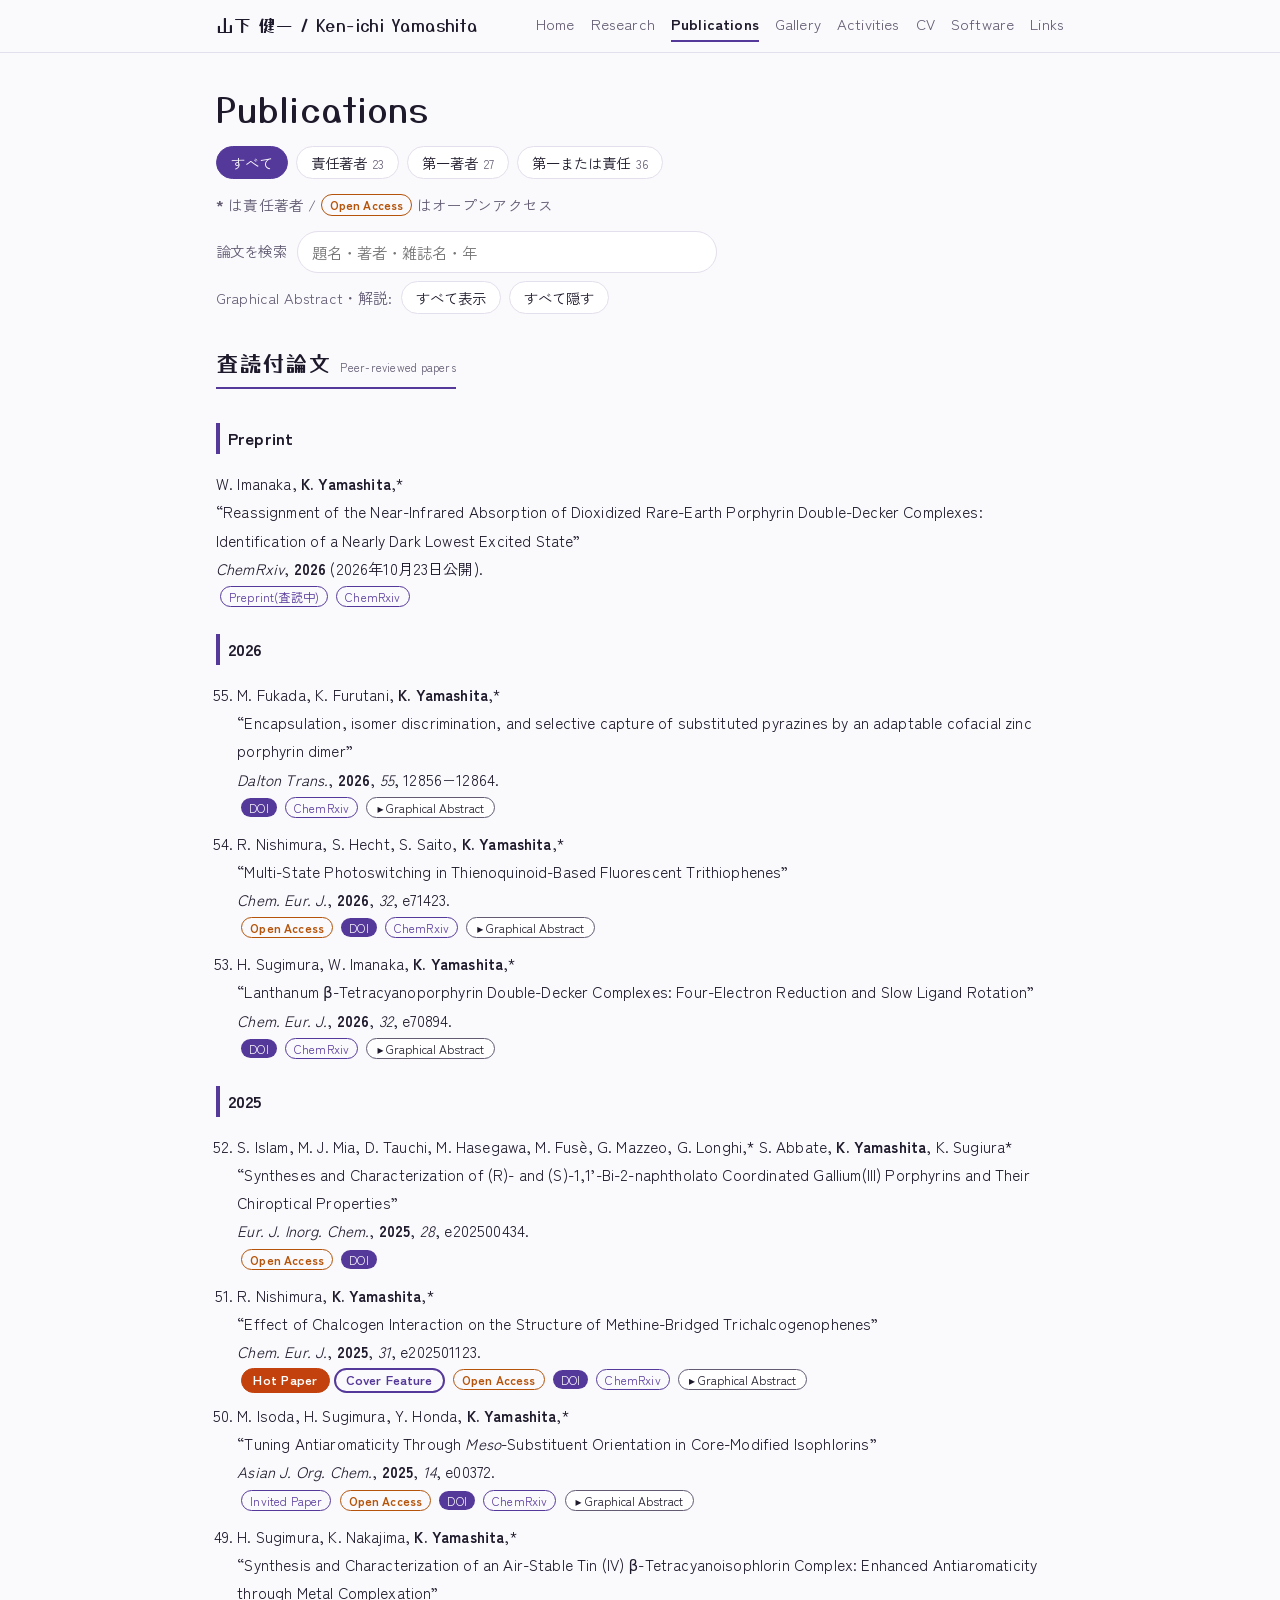
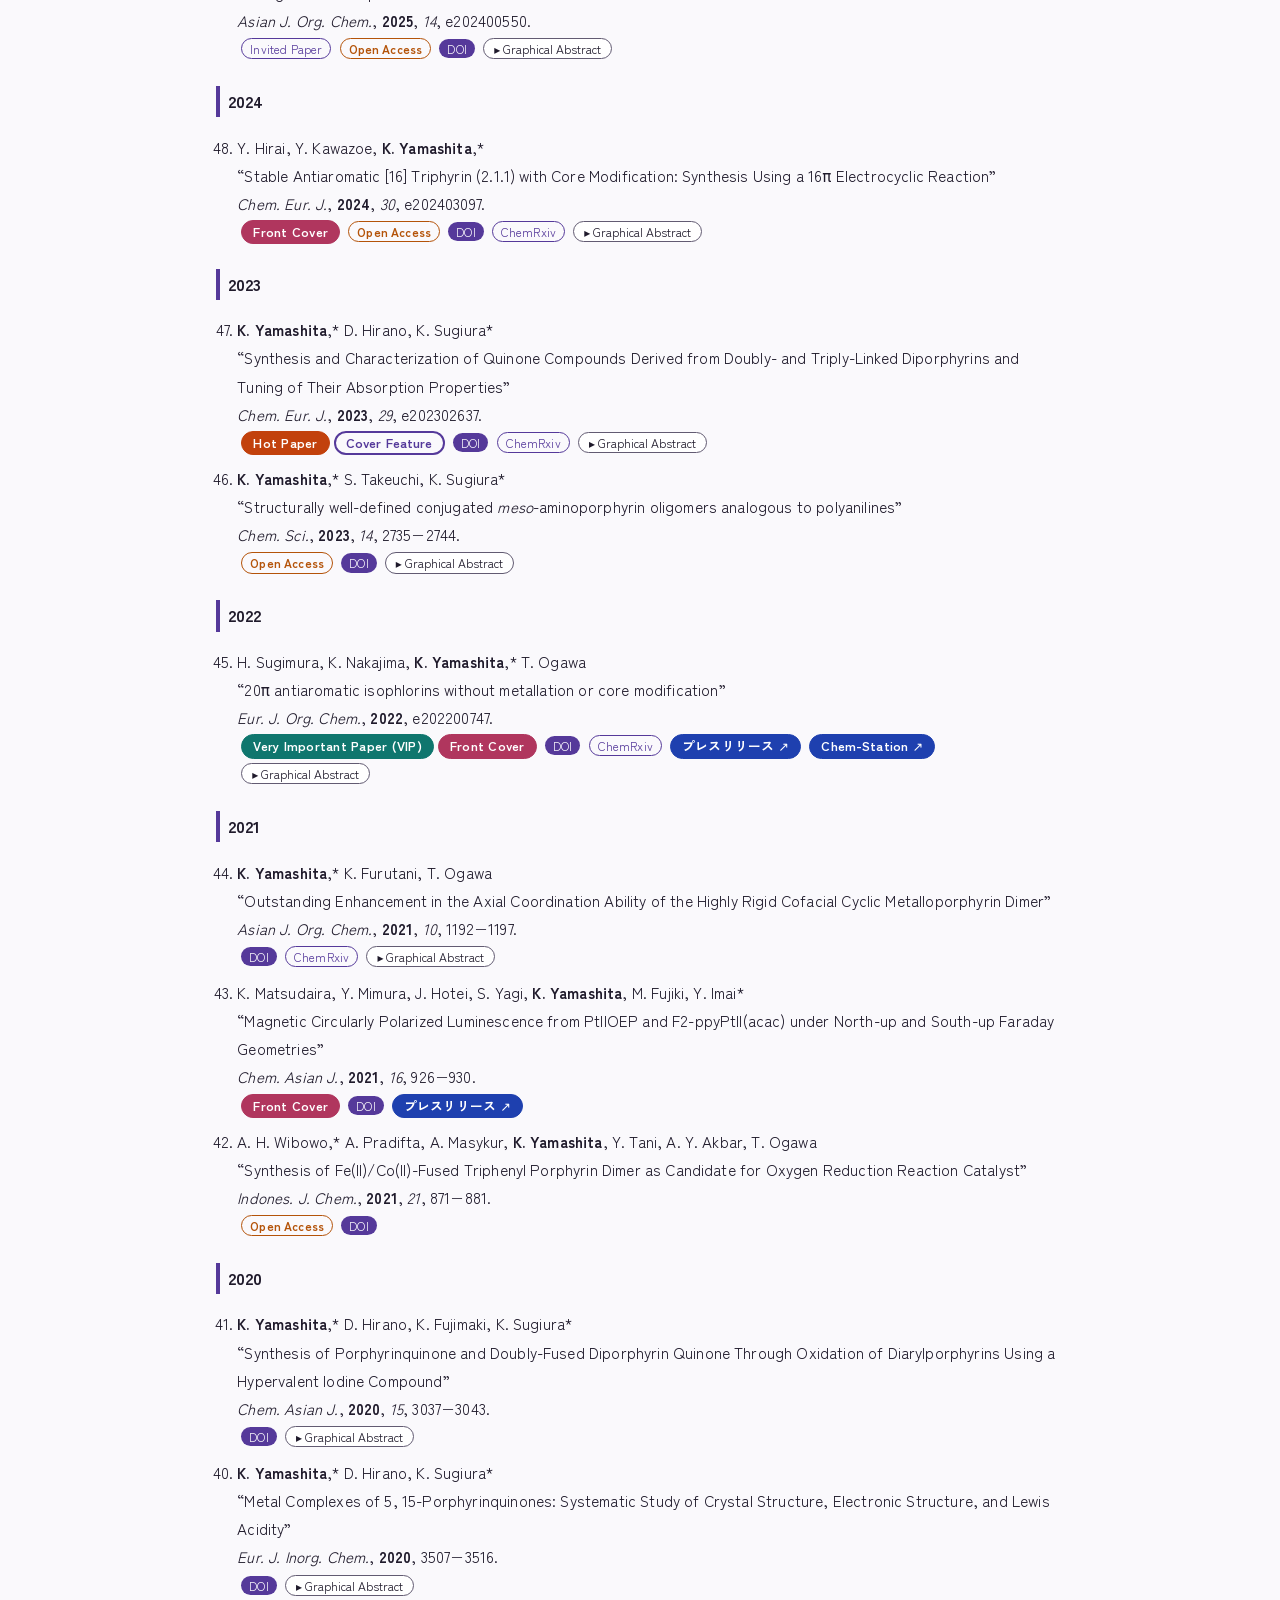
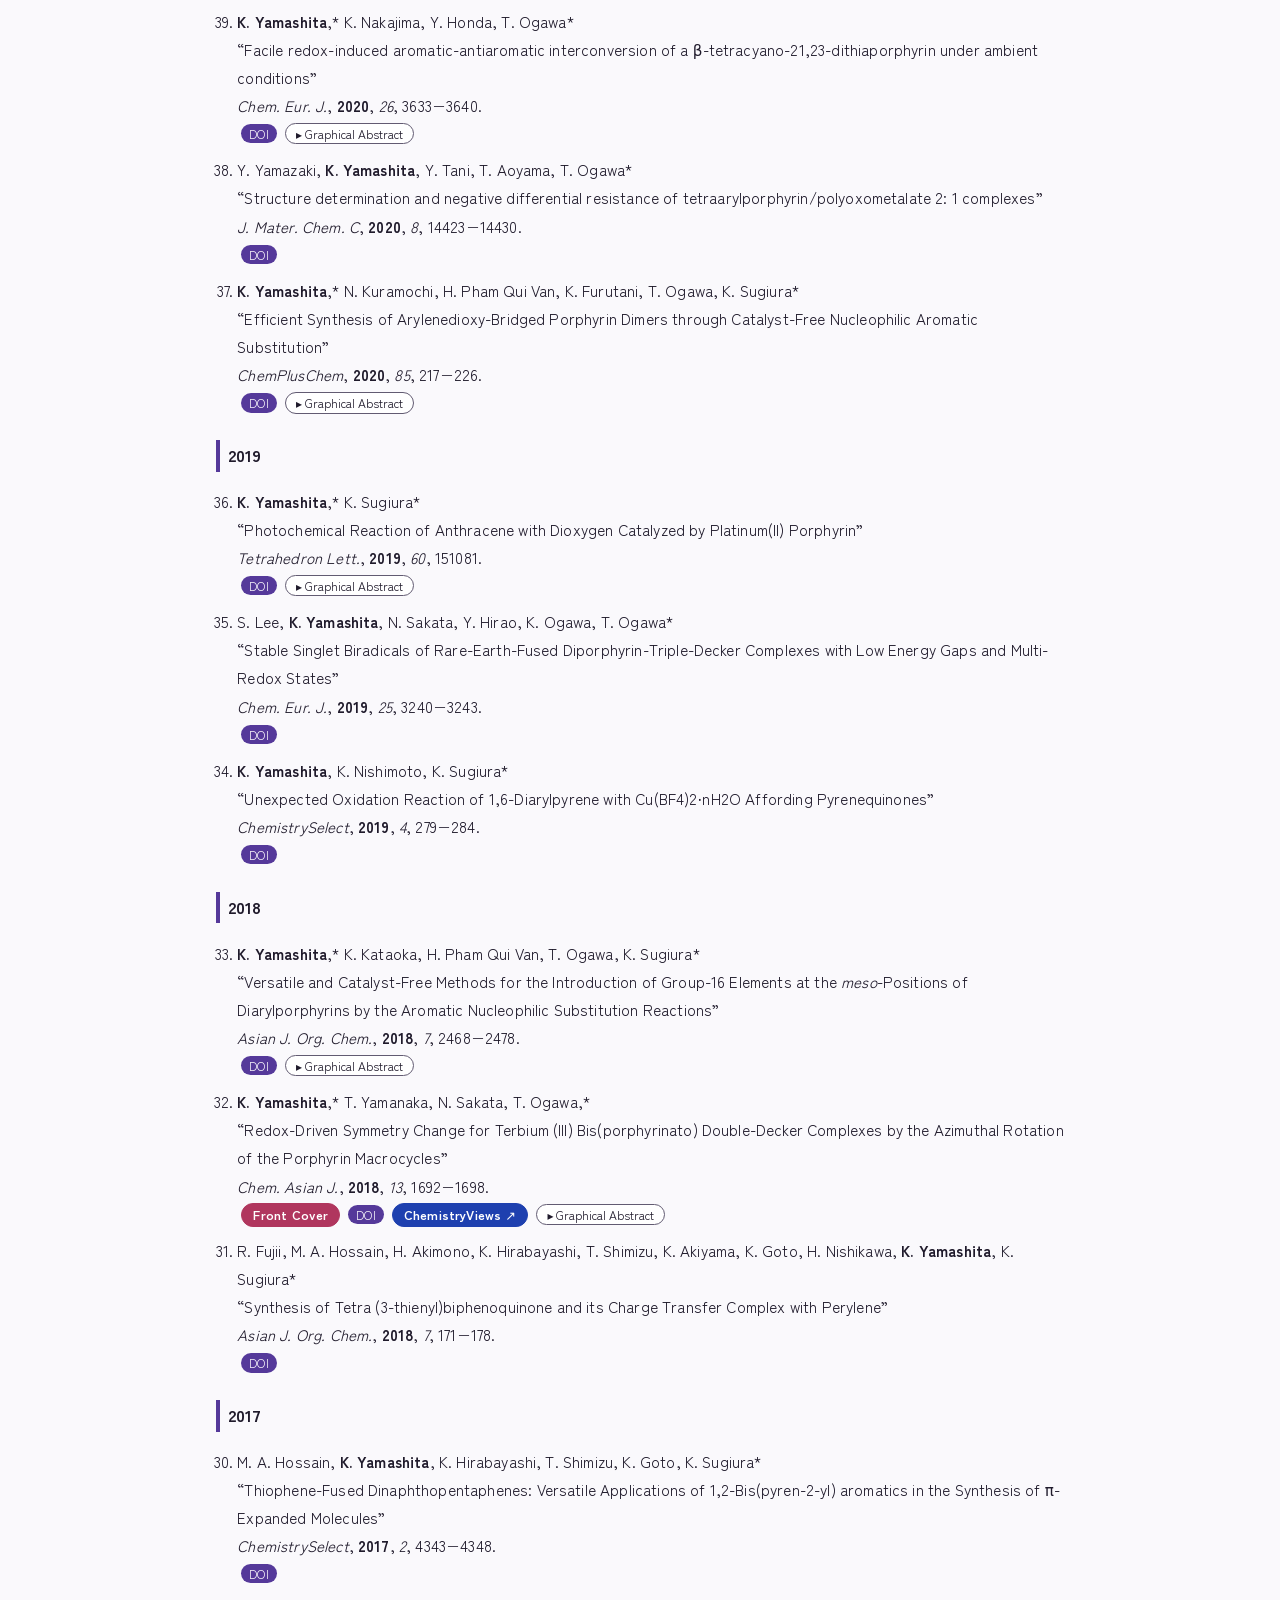
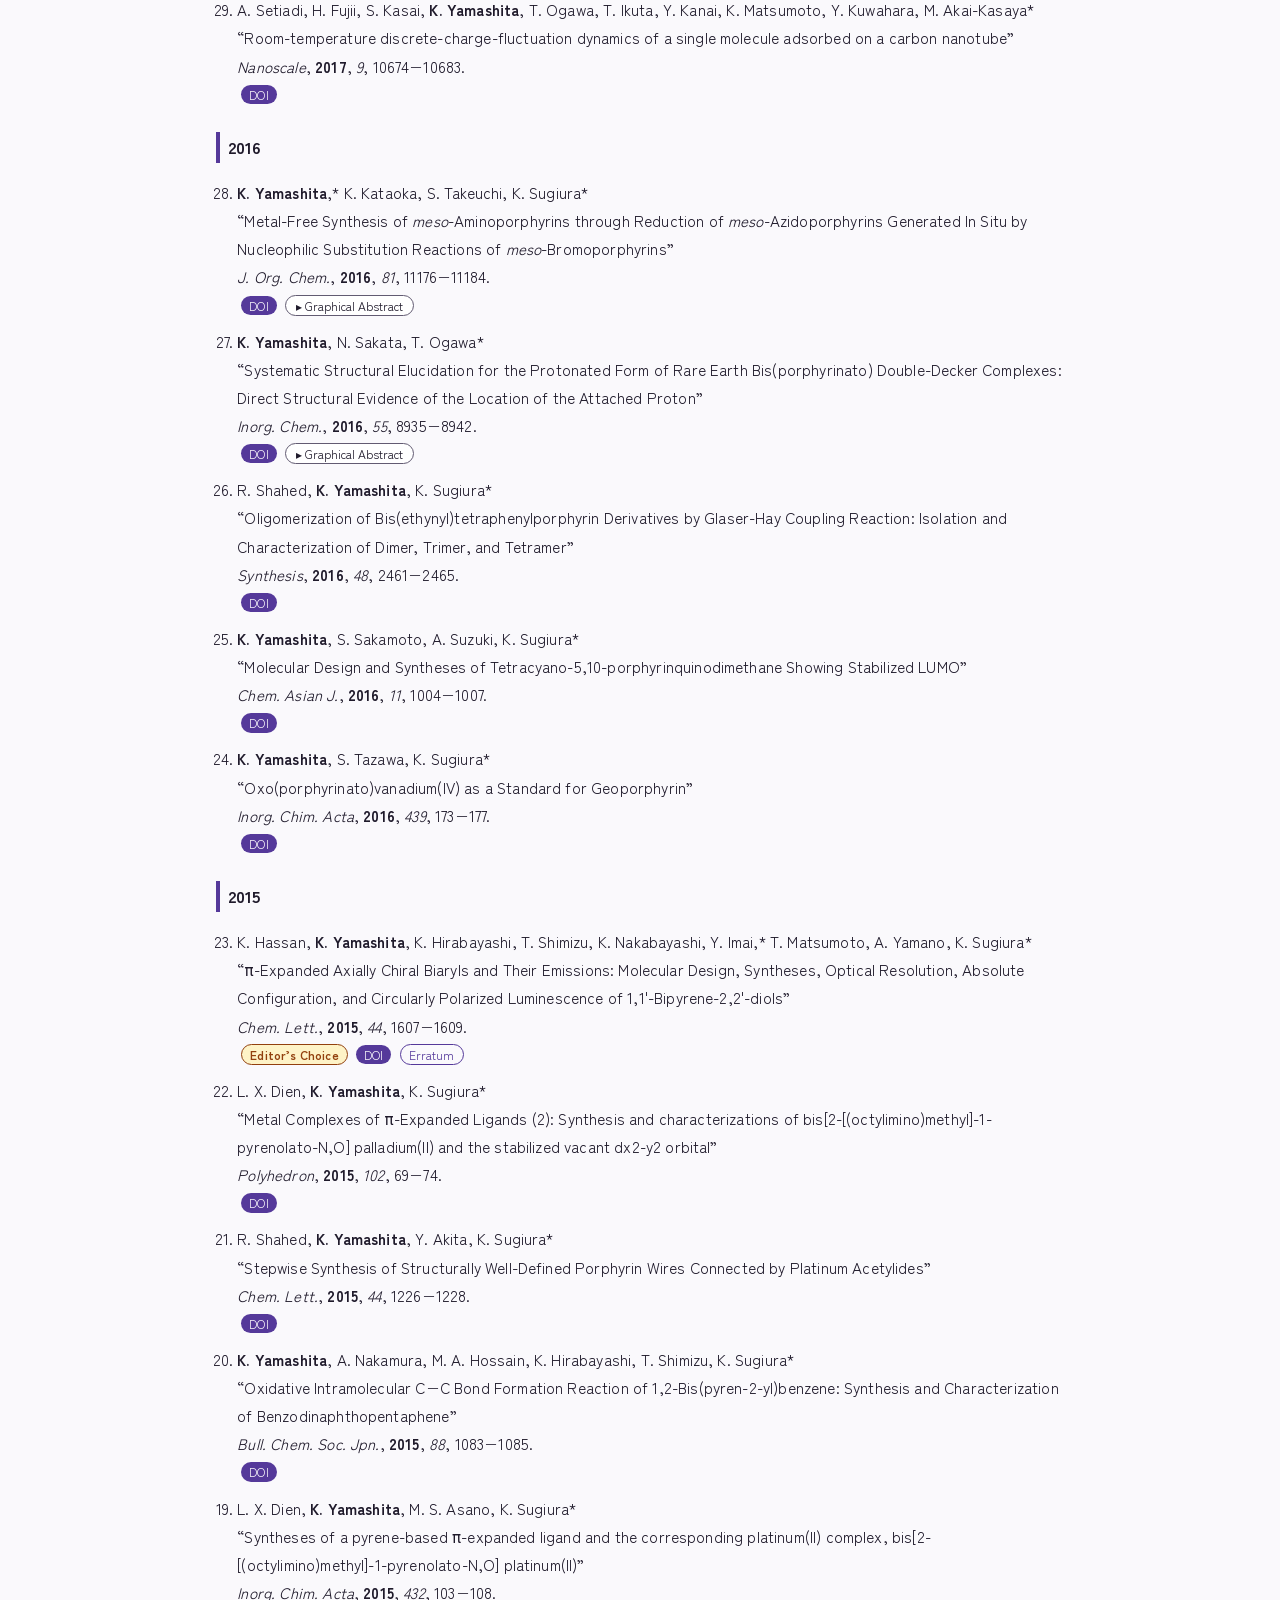
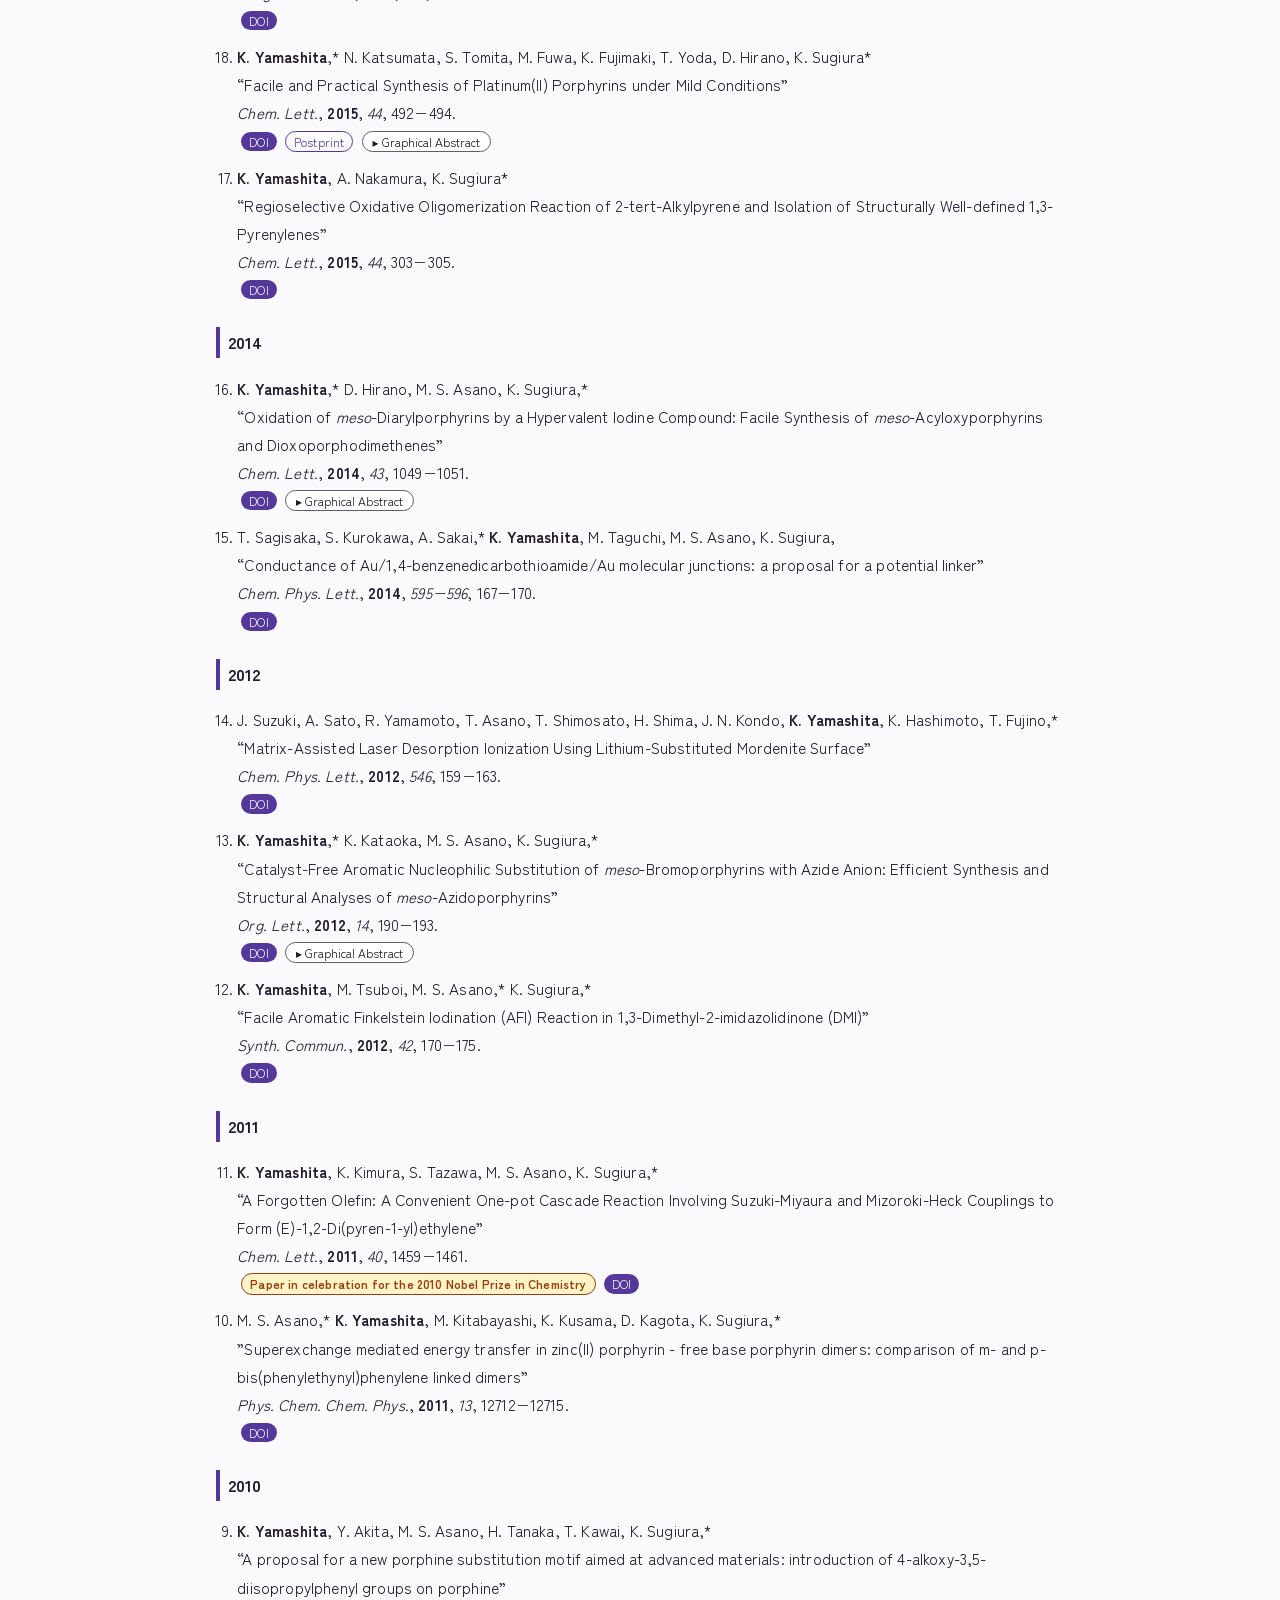
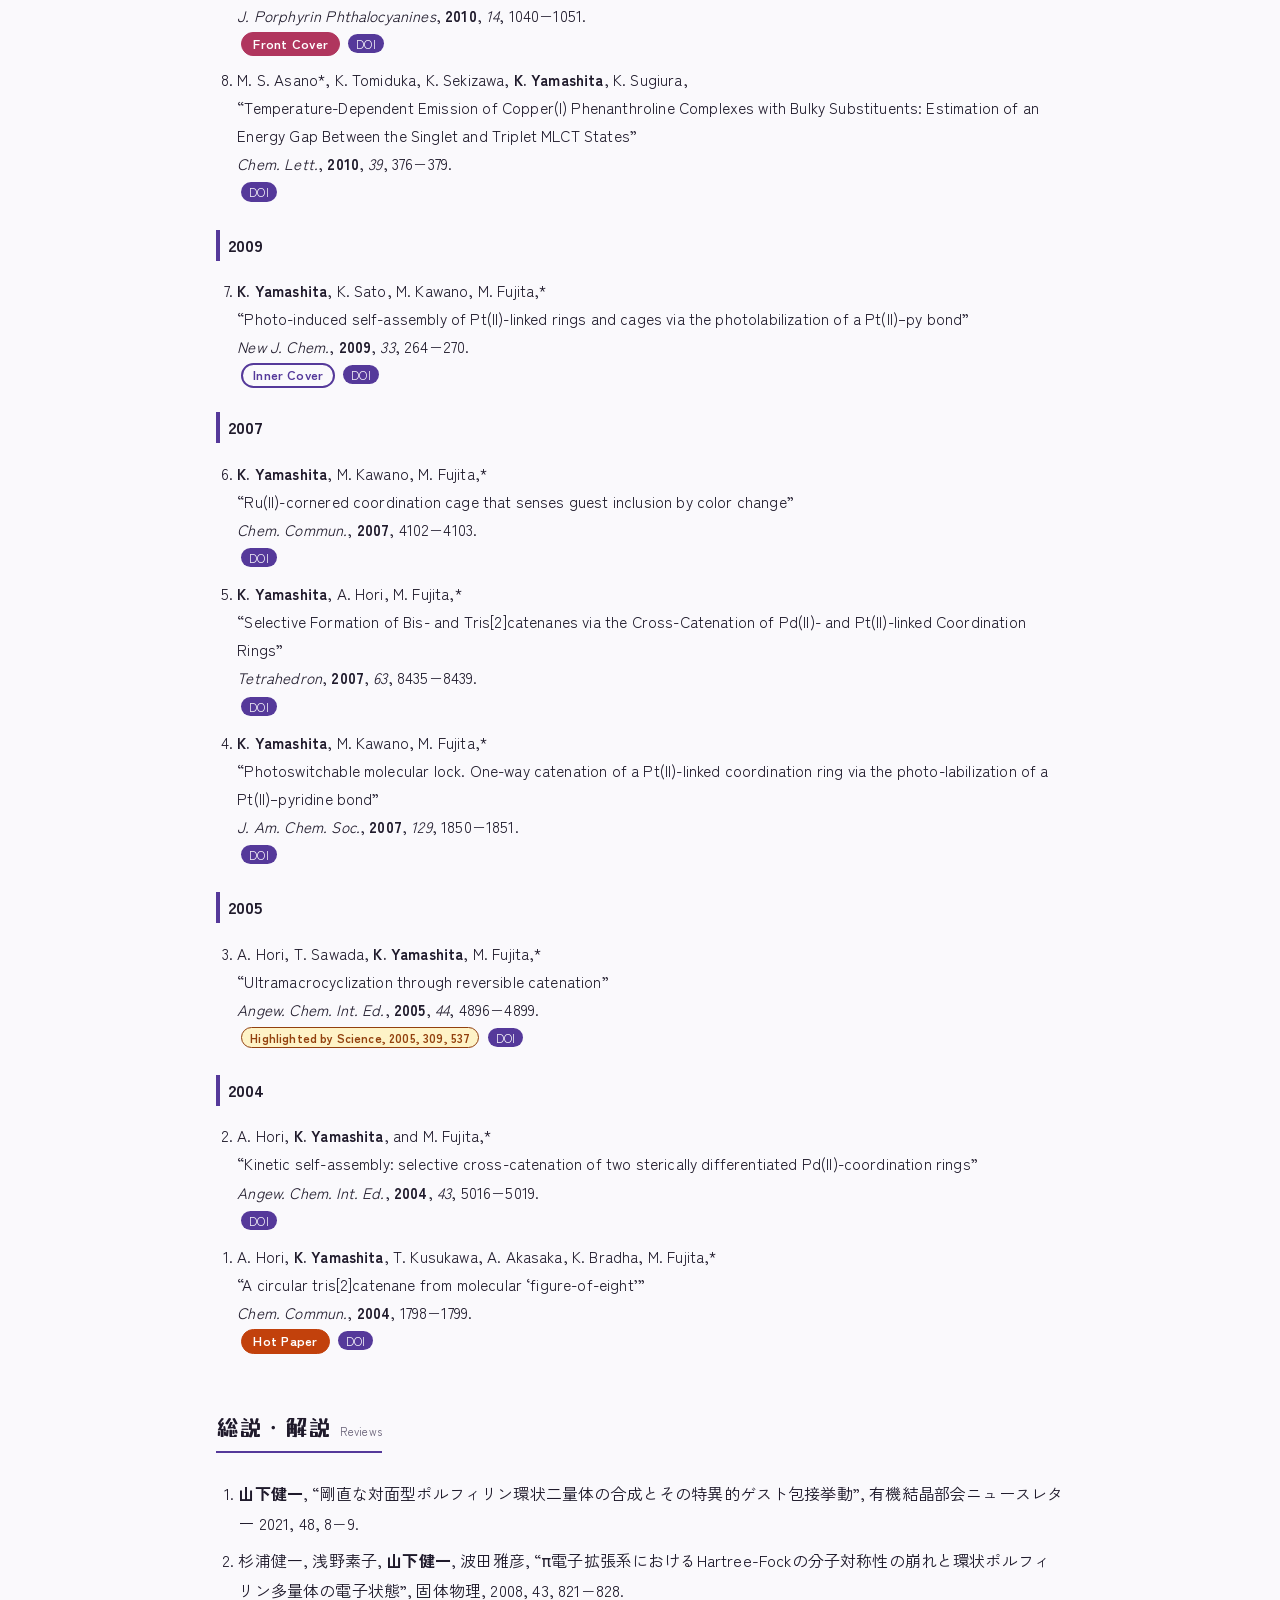
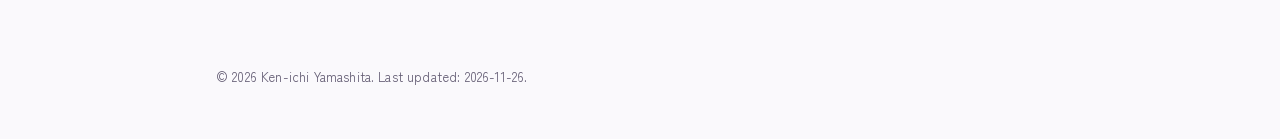
<file: publications.html>
<!doctype html>
<html lang="ja">
<head>
  <meta charset="utf-8">
  <meta name="viewport" content="width=device-width, initial-scale=1">
  <title>Publications | 山下 健一</title>
  <meta name="description" content="査読付論文リスト">
  <link rel="canonical" href="https://ken1yama.github.io/publications.html">
  <meta property="og:type" content="website">
  <meta property="og:site_name" content="山下 健一 | Ken-ichi Yamashita">
  <meta property="og:title" content="Publications | 山下 健一">
  <meta property="og:description" content="査読付論文リスト">
  <meta property="og:url" content="https://ken1yama.github.io/publications.html">
  <meta property="og:image" content="https://ken1yama.github.io/assets/og.jpg">
  <meta property="og:locale" content="ja_JP">
  <meta name="twitter:card" content="summary_large_image">
  <link rel="icon" href="favicon.ico" sizes="32x32 16x16" type="image/x-icon">
  <link rel="apple-touch-icon" href="assets/apple-touch-icon.png">
  <meta name="theme-color" content="#15103a">
  <link rel="preconnect" href="https://fonts.googleapis.com">
  <link rel="preconnect" href="https://fonts.gstatic.com" crossorigin>
  <link rel="stylesheet" href="https://fonts.googleapis.com/css2?family=Yusei+Magic&family=Zen+Kaku+Gothic+New:wght@400;500;700&display=swap">
  <link rel="stylesheet" href="style.css">
</head>
<body>
  <header class="site-header">
    <div class="wrap">
      <a class="brand" href="index.html">山下 健一 / Ken-ichi Yamashita</a>
      <nav><a href="index.html">Home</a><a href="research.html">Research</a><a href="publications.html" aria-current="page">Publications</a><a href="gallery.html">Gallery</a><a href="activities.html">Activities</a><a href="cv.html">CV</a><a href="software.html">Software</a><a href="links.html">Links</a></nav>
    </div>
  </header>
  <main class="wrap">

    <h1 class="page-title">Publications</h1>
    <div class="filters" role="group" aria-label="表示する論文を絞り込む">
      <button type="button" class="chip" data-filter="all" aria-pressed="true">すべて</button>
      <button type="button" class="chip" data-filter="corr" aria-pressed="false">責任著者 <small>23</small></button>
      <button type="button" class="chip" data-filter="first" aria-pressed="false">第一著者 <small>27</small></button>
      <button type="button" class="chip" data-filter="either" aria-pressed="false">第一または責任 <small>36</small></button>
      <span class="muted legend"><strong>*</strong> は責任著者 / <span class="badge oa">Open Access</span> はオープンアクセス</span>
    </div>
    <div class="pub-search" role="search">
      <label for="pub-q">論文を検索</label>
      <input type="search" id="pub-q" placeholder="題名・著者・雑誌名・年" autocomplete="off" spellcheck="false">
      <span id="pub-count" class="muted" aria-live="polite"></span>
    </div>
    <div class="filters ga-all" role="group" aria-label="Graphical Abstract と解説の表示">
      <span class="muted">Graphical Abstract・解説:</span>
      <button type="button" class="chip" data-ga="show">すべて表示</button>
      <button type="button" class="chip" data-ga="hide">すべて隠す</button>
    </div>
    <section>
      <h2>査読付論文 <span class="en">Peer-reviewed papers</span></h2>
      <p id="pub-none" class="muted" hidden>該当する論文がありません。検索語や絞り込みを変えてみてください。</p>
      <h3 class="year" data-year="preprint">Preprint</h3>
      <ol class="list pubs preprint">
        <li class="pending" id="pub-preprint" data-first="0" data-corr="1"><span class="au">W. Imanaka, <strong>K. Yamashita</strong>,*</span><br><span class="ti">“Reassignment of the Near-Infrared Absorption of Dioxidized Rare-Earth Porphyrin Double-Decker Complexes: Identification of a Nearly Dark Lowest Excited State”</span><br><span class="ci"><em>ChemRxiv</em>, <strong>2026</strong> (2026年10月23日公開).</span><br><span class="badge">Preprint(査読中)</span> <a class="doi alt" href="https://doi.org/10.26434/chemrxiv.15010956/v1" target="_blank" rel="noopener">ChemRxiv</a></li>
      </ol>
      <h3 class="year" data-year="2026">2026</h3>
      <ol class="list pubs">
        <li value="55" id="pub-55" data-first="0" data-corr="1"><span class="au">M. Fukada, K. Furutani, <strong>K. Yamashita</strong>,*</span><br><span class="ti">“Encapsulation, isomer discrimination, and selective capture of substituted pyrazines by an adaptable cofacial zinc porphyrin dimer”</span><br><span class="ci"><em>Dalton Trans.</em>, <strong>2026</strong>, <em>55</em>, 12856−12864.</span><br> <a class="doi" href="https://doi.org/10.1039/d6dt01536k" target="_blank" rel="noopener">DOI</a> <a class="doi alt" href="https://doi.org/10.26434/chemrxiv.15004655/v1" target="_blank" rel="noopener">ChemRxiv</a> <button type="button" class="ga-toggle" aria-expanded="false" aria-controls="ga-55">Graphical Abstract</button><div class="ga" id="ga-55" hidden><figure><img src="assets/ga/55.webp" width="693" height="283" style="max-width:min(70%,485px);max-height:294px" alt="論文55のGraphical Abstract" loading="lazy" decoding="async"></figure></div></li>
        <li value="54" id="pub-54" data-first="0" data-corr="1"><span class="au">R. Nishimura, S. Hecht, S. Saito, <strong>K. Yamashita</strong>,*</span><br><span class="ti">“Multi-State Photoswitching in Thienoquinoid-Based Fluorescent Trithiophenes”</span><br><span class="ci"><em>Chem. Eur. J.</em>, <strong>2026</strong>, <em>32</em>, e71423.</span><br> <span class="badge oa" title="オープンアクセス">Open Access</span> <a class="doi" href="https://doi.org/10.1002/chem.71423" target="_blank" rel="noopener">DOI</a> <a class="doi alt" href="https://doi.org/10.26434/chemrxiv.15002050/v2" target="_blank" rel="noopener">ChemRxiv</a> <button type="button" class="ga-toggle" aria-expanded="false" aria-controls="ga-54">Graphical Abstract</button><div class="ga" id="ga-54" hidden><figure><img src="assets/ga/54.webp" width="645" height="220" alt="論文54のGraphical Abstract" loading="lazy" decoding="async"></figure></div></li>
        <li value="53" id="pub-53" data-first="0" data-corr="1"><span class="au">H. Sugimura, W. Imanaka, <strong>K. Yamashita</strong>,*</span><br><span class="ti">“Lanthanum β-Tetracyanoporphyrin Double-Decker Complexes: Four-Electron Reduction and Slow Ligand Rotation”</span><br><span class="ci"><em>Chem. Eur. J.</em>, <strong>2026</strong>, <em>32</em>, e70894.</span><br> <a class="doi" href="https://doi.org/10.1002/chem.70894" target="_blank" rel="noopener">DOI</a> <a class="doi alt" href="https://doi.org/10.26434/chemrxiv-2026-zx3xh" target="_blank" rel="noopener">ChemRxiv</a> <button type="button" class="ga-toggle" aria-expanded="false" aria-controls="ga-53">Graphical Abstract</button><div class="ga" id="ga-53" hidden><figure><img src="assets/ga/53.webp" width="566" height="208" alt="論文53のGraphical Abstract" loading="lazy" decoding="async"></figure></div></li>
      </ol>
      <h3 class="year" data-year="2025">2025</h3>
      <ol class="list pubs">
        <li value="52" id="pub-52" data-first="0" data-corr="0"><span class="au">S. Islam, M. J. Mia, D. Tauchi, M. Hasegawa, M. Fusè, G. Mazzeo, G. Longhi,* S. Abbate, <strong>K. Yamashita</strong>, K. Sugiura*</span><br><span class="ti">“Syntheses and Characterization of (R)- and (S)-1,1’-Bi-2-naphtholato Coordinated Gallium(III) Porphyrins and Their Chiroptical Properties”</span><br><span class="ci"><em>Eur. J. Inorg. Chem.</em>, <strong>2025</strong>, <em>28</em>, e202500434.</span><br> <span class="badge oa" title="オープンアクセス">Open Access</span> <a class="doi" href="https://doi.org/10.1002/ejic.202500434" target="_blank" rel="noopener">DOI</a></li>
        <li value="51" id="pub-51" data-first="0" data-corr="1"><span class="au">R. Nishimura, <strong>K. Yamashita</strong>,*</span><br><span class="ti">“Effect of Chalcogen Interaction on the Structure of Methine-Bridged Trichalcogenophenes”</span><br><span class="ci"><em>Chem. Eur. J.</em>, <strong>2025</strong>, <em>31</em>, e202501123.</span><br><a class="badge hot" href="gallery.html#cover-51" title="Gallery で表紙を見る">Hot Paper</a><a class="badge feature" href="gallery.html#cover-51" title="Gallery で表紙を見る">Cover Feature</a> <span class="badge oa" title="オープンアクセス">Open Access</span> <a class="doi" href="https://doi.org/10.1002/chem.202501123" target="_blank" rel="noopener">DOI</a> <a class="doi alt" href="https://doi.org/10.26434/chemrxiv-2025-2s0pv" target="_blank" rel="noopener">ChemRxiv</a> <button type="button" class="ga-toggle" aria-expanded="false" aria-controls="ga-51">Graphical Abstract</button><div class="ga" id="ga-51" hidden><figure><img src="assets/ga/51.webp" width="640" height="215" alt="論文51のGraphical Abstract" loading="lazy" decoding="async"></figure></div></li>
        <li value="50" id="pub-50" data-first="0" data-corr="1"><span class="au">M. Isoda, H. Sugimura, Y. Honda, <strong>K. Yamashita</strong>,*</span><br><span class="ti">“Tuning Antiaromaticity Through <em>Meso</em>-Substituent Orientation in Core-Modified Isophlorins”</span><br><span class="ci"><em>Asian J. Org. Chem.</em>, <strong>2025</strong>, <em>14</em>, e00372.</span><br><span class="badge">Invited Paper</span> <span class="badge oa" title="オープンアクセス">Open Access</span> <a class="doi" href="https://doi.org/10.1002/ajoc.202500372" target="_blank" rel="noopener">DOI</a> <a class="doi alt" href="https://doi.org/10.26434/chemrxiv-2025-nrvzb-v2" target="_blank" rel="noopener">ChemRxiv</a> <button type="button" class="ga-toggle" aria-expanded="false" aria-controls="ga-50">Graphical Abstract</button><div class="ga" id="ga-50" hidden><figure><img src="assets/ga/50.webp" width="1043" height="276" alt="論文50のGraphical Abstract" loading="lazy" decoding="async"></figure></div></li>
        <li value="49" id="pub-49" data-first="0" data-corr="1"><span class="au">H. Sugimura, K. Nakajima, <strong>K. Yamashita</strong>,*</span><br><span class="ti">“Synthesis and Characterization of an Air-Stable Tin (IV) β-Tetracyanoisophlorin Complex: Enhanced Antiaromaticity through Metal Complexation”</span><br><span class="ci"><em>Asian J. Org. Chem.</em>, <strong>2025</strong>, <em>14</em>, e202400550.</span><br><span class="badge">Invited Paper</span> <span class="badge oa" title="オープンアクセス">Open Access</span> <a class="doi" href="https://doi.org/10.1002/ajoc.202400550" target="_blank" rel="noopener">DOI</a> <button type="button" class="ga-toggle" aria-expanded="false" aria-controls="ga-49">Graphical Abstract</button><div class="ga" id="ga-49" hidden><figure><img src="assets/ga/49.webp" width="513" height="103" alt="論文49のGraphical Abstract" loading="lazy" decoding="async"></figure></div></li>
      </ol>
      <h3 class="year" data-year="2024">2024</h3>
      <ol class="list pubs">
        <li value="48" id="pub-48" data-first="0" data-corr="1"><span class="au">Y. Hirai, Y. Kawazoe, <strong>K. Yamashita</strong>,*</span><br><span class="ti">“Stable Antiaromatic [16] Triphyrin (2.1.1) with Core Modification: Synthesis Using a 16π Electrocyclic Reaction”</span><br><span class="ci"><em>Chem. Eur. J.</em>, <strong>2024</strong>, <em>30</em>, e202403097.</span><br><a class="badge front" href="gallery.html#cover-48" title="Gallery で表紙を見る">Front Cover</a> <span class="badge oa" title="オープンアクセス">Open Access</span> <a class="doi" href="https://doi.org/10.1002/chem.202403097" target="_blank" rel="noopener">DOI</a> <a class="doi alt" href="https://doi.org/10.26434/chemrxiv-2024-3s116" target="_blank" rel="noopener">ChemRxiv</a> <button type="button" class="ga-toggle" aria-expanded="false" aria-controls="ga-48">Graphical Abstract</button><div class="ga" id="ga-48" hidden><figure><img src="assets/ga/48.webp" width="953" height="199" alt="論文48のGraphical Abstract" loading="lazy" decoding="async"></figure></div></li>
      </ol>
      <h3 class="year" data-year="2023">2023</h3>
      <ol class="list pubs">
        <li value="47" id="pub-47" data-first="1" data-corr="1"><span class="au"><strong>K. Yamashita</strong>,* D. Hirano, K. Sugiura*</span><br><span class="ti">“Synthesis and Characterization of Quinone Compounds Derived from Doubly- and Triply-Linked Diporphyrins and Tuning of Their Absorption Properties”</span><br><span class="ci"><em>Chem. Eur. J.</em>, <strong>2023</strong>, <em>29</em>, e202302637.</span><br><a class="badge hot" href="gallery.html#cover-47" title="Gallery で表紙を見る">Hot Paper</a><a class="badge feature" href="gallery.html#cover-47" title="Gallery で表紙を見る">Cover Feature</a> <a class="doi" href="https://doi.org/10.1002/chem.202302637" target="_blank" rel="noopener">DOI</a> <a class="doi alt" href="https://doi.org/10.26434/chemrxiv-2023-h7v5z" target="_blank" rel="noopener">ChemRxiv</a> <button type="button" class="ga-toggle" aria-expanded="false" aria-controls="ga-47">Graphical Abstract</button><div class="ga" id="ga-47" hidden><figure><img src="assets/ga/47.webp" width="898" height="217" alt="論文47のGraphical Abstract" loading="lazy" decoding="async"></figure></div></li>
        <li value="46" id="pub-46" data-first="1" data-corr="1"><span class="au"><strong>K. Yamashita</strong>,* S. Takeuchi, K. Sugiura*</span><br><span class="ti">“Structurally well-defined conjugated <em>meso</em>-aminoporphyrin oligomers analogous to polyanilines”</span><br><span class="ci"><em>Chem. Sci.</em>, <strong>2023</strong>, <em>14</em>, 2735−2744.</span><br> <span class="badge oa" title="オープンアクセス">Open Access</span> <a class="doi" href="https://doi.org/10.1039/D2SC06387E" target="_blank" rel="noopener">DOI</a> <button type="button" class="ga-toggle" aria-expanded="false" aria-controls="ga-46">Graphical Abstract</button><div class="ga" id="ga-46" hidden><figure><img src="assets/ga/46.webp" width="1200" height="415" alt="論文46のGraphical Abstract" loading="lazy" decoding="async"></figure></div></li>
      </ol>
      <h3 class="year" data-year="2022">2022</h3>
      <ol class="list pubs">
        <li value="45" id="pub-45" data-first="0" data-corr="1"><span class="au">H. Sugimura, K. Nakajima, <strong>K. Yamashita</strong>,* T. Ogawa</span><br><span class="ti">“20π antiaromatic isophlorins without metallation or core modification”</span><br><span class="ci"><em>Eur. J. Org. Chem.</em>, <strong>2022</strong>, e202200747.</span><br><a class="badge vip" href="gallery.html#cover-45" title="Gallery で表紙を見る">Very Important Paper (VIP)</a><a class="badge front" href="gallery.html#cover-45" title="Gallery で表紙を見る">Front Cover</a> <a class="doi" href="https://doi.org/10.1002/ejoc.202200747" target="_blank" rel="noopener">DOI</a> <a class="doi alt" href="https://doi.org/10.26434/chemrxiv-2022-7q5f0-v2" target="_blank" rel="noopener">ChemRxiv</a> <a class="doi press" href="https://www.sci.osaka-u.ac.jp/ja/topics/11078/" target="_blank" rel="noopener">プレスリリース</a> <a class="doi press" href="https://www.chem-station.com/blog/2022/12/isophlorins.html" target="_blank" rel="noopener">Chem-Station</a> <button type="button" class="ga-toggle" aria-expanded="false" aria-controls="ga-45">Graphical Abstract</button><div class="ga" id="ga-45" hidden><figure><img src="assets/ga/45.webp" width="439" height="601" style="max-width:min(70%,307px);max-height:294px" alt="論文45のGraphical Abstract" loading="lazy" decoding="async"></figure></div></li>
      </ol>
      <h3 class="year" data-year="2021">2021</h3>
      <ol class="list pubs">
        <li value="44" id="pub-44" data-first="1" data-corr="1"><span class="au"><strong>K. Yamashita</strong>,* K. Furutani, T. Ogawa</span><br><span class="ti">“Outstanding Enhancement in the Axial Coordination Ability of the Highly Rigid Cofacial Cyclic Metalloporphyrin Dimer”</span><br><span class="ci"><em>Asian J. Org. Chem.</em>, <strong>2021</strong>, <em>10</em>, 1192−1197.</span><br> <a class="doi" href="https://doi.org/10.1002/ajoc.202100186" target="_blank" rel="noopener">DOI</a> <a class="doi alt" href="https://doi.org/10.26434/chemrxiv.13728373.v1" target="_blank" rel="noopener">ChemRxiv</a> <button type="button" class="ga-toggle" aria-expanded="false" aria-controls="ga-44">Graphical Abstract</button><div class="ga" id="ga-44" hidden><figure><img src="assets/ga/44.webp" width="624" height="212" alt="論文44のGraphical Abstract" loading="lazy" decoding="async"></figure></div></li>
        <li value="43" id="pub-43" data-first="0" data-corr="0"><span class="au">K. Matsudaira, Y. Mimura, J. Hotei, S. Yagi, <strong>K. Yamashita</strong>, M. Fujiki, Y. Imai*</span><br><span class="ti">“Magnetic Circularly Polarized Luminescence from PtIIOEP and F2-ppyPtII(acac) under North-up and South-up Faraday Geometries”</span><br><span class="ci"><em>Chem. Asian J.</em>, <strong>2021</strong>, <em>16</em>, 926−930.</span><br><a class="badge front" href="https://doi.org/10.1002/asia.202100258" target="_blank" rel="noopener" title="雑誌のサイト(DOI)で表紙を見る">Front Cover</a> <a class="doi" href="https://doi.org/10.1002/asia.202100172" target="_blank" rel="noopener">DOI</a> <a class="doi press" href="https://www.sci.osaka-u.ac.jp/ja/topics/9220/" target="_blank" rel="noopener">プレスリリース</a></li>
        <li value="42" id="pub-42" data-first="0" data-corr="0"><span class="au">A. H. Wibowo,* A. Pradifta, A. Masykur, <strong>K. Yamashita</strong>, Y. Tani, A. Y. Akbar, T. Ogawa</span><br><span class="ti">“Synthesis of Fe(II)/Co(II)-Fused Triphenyl Porphyrin Dimer as Candidate for Oxygen Reduction Reaction Catalyst”</span><br><span class="ci"><em>Indones. J. Chem.</em>, <strong>2021</strong>, <em>21</em>, 871−881.</span><br> <span class="badge oa" title="オープンアクセス">Open Access</span> <a class="doi" href="https://doi.org/10.22146/ijc.61671" target="_blank" rel="noopener">DOI</a></li>
      </ol>
      <h3 class="year" data-year="2020">2020</h3>
      <ol class="list pubs">
        <li value="41" id="pub-41" data-first="1" data-corr="1"><span class="au"><strong>K. Yamashita</strong>,* D. Hirano, K. Fujimaki, K. Sugiura*</span><br><span class="ti">“Synthesis of Porphyrinquinone and Doubly-Fused Diporphyrin Quinone Through Oxidation of Diarylporphyrins Using a Hypervalent Iodine Compound”</span><br><span class="ci"><em>Chem. Asian J.</em>, <strong>2020</strong>, <em>15</em>, 3037−3043.</span><br> <a class="doi" href="https://doi.org/10.1002/asia.202000781" target="_blank" rel="noopener">DOI</a> <button type="button" class="ga-toggle" aria-expanded="false" aria-controls="ga-41">Graphical Abstract</button><div class="ga" id="ga-41" hidden><figure><img src="assets/ga/41.webp" width="1200" height="803" style="max-width:min(70%,840px);max-height:294px" alt="論文41のGraphical Abstract" loading="lazy" decoding="async"></figure></div></li>
        <li value="40" id="pub-40" data-first="1" data-corr="1"><span class="au"><strong>K. Yamashita</strong>,* D. Hirano, K. Sugiura*</span><br><span class="ti">“Metal Complexes of 5, 15-Porphyrinquinones: Systematic Study of Crystal Structure, Electronic Structure, and Lewis Acidity”</span><br><span class="ci"><em>Eur. J. Inorg. Chem.</em>, <strong>2020</strong>, 3507−3516.</span><br> <a class="doi" href="https://doi.org/10.1002/ejic.202000527" target="_blank" rel="noopener">DOI</a> <button type="button" class="ga-toggle" aria-expanded="false" aria-controls="ga-40">Graphical Abstract</button><div class="ga" id="ga-40" hidden><figure><img src="assets/ga/40.webp" width="1200" height="330" alt="論文40のGraphical Abstract" loading="lazy" decoding="async"></figure></div></li>
        <li value="39" id="pub-39" data-first="1" data-corr="1"><span class="au"><strong>K. Yamashita</strong>,* K. Nakajima, Y. Honda, T. Ogawa*</span><br><span class="ti">“Facile redox-induced aromatic-antiaromatic interconversion of a β-tetracyano-21,23-dithiaporphyrin under ambient conditions”</span><br><span class="ci"><em>Chem. Eur. J.</em>, <strong>2020</strong>, <em>26</em>, 3633−3640.</span><br> <a class="doi" href="https://doi.org/10.1002/chem.201905823" target="_blank" rel="noopener">DOI</a> <button type="button" class="ga-toggle" aria-expanded="false" aria-controls="ga-39">Graphical Abstract</button><div class="ga" id="ga-39" hidden><figure><img src="assets/ga/39.webp" width="1200" height="475" style="max-width:min(70%,840px);max-height:294px" alt="論文39のGraphical Abstract" loading="lazy" decoding="async"></figure></div></li>
        <li value="38" id="pub-38" data-first="0" data-corr="0"><span class="au">Y. Yamazaki, <strong>K. Yamashita</strong>, Y. Tani, T. Aoyama, T. Ogawa*</span><br><span class="ti">“Structure determination and negative differential resistance of tetraarylporphyrin/polyoxometalate 2: 1 complexes”</span><br><span class="ci"><em>J. Mater. Chem. C</em>, <strong>2020</strong>, <em>8</em>, 14423−14430.</span><br> <a class="doi" href="https://doi.org/10.1039/d0tc04052e" target="_blank" rel="noopener">DOI</a></li>
        <li value="37" id="pub-37" data-first="1" data-corr="1"><span class="au"><strong>K. Yamashita</strong>,* N. Kuramochi, H. Pham Qui Van, K. Furutani, T. Ogawa, K. Sugiura*</span><br><span class="ti">“Efficient Synthesis of Arylenedioxy-Bridged Porphyrin Dimers through Catalyst-Free Nucleophilic Aromatic Substitution”</span><br><span class="ci"><em>ChemPlusChem</em>, <strong>2020</strong>, <em>85</em>, 217−226.</span><br> <a class="doi" href="https://doi.org/10.1002/cplu.201900670" target="_blank" rel="noopener">DOI</a> <button type="button" class="ga-toggle" aria-expanded="false" aria-controls="ga-37">Graphical Abstract</button><div class="ga" id="ga-37" hidden><figure><img src="assets/ga/37.webp" width="418" height="384" style="max-width:min(70%,293px);max-height:294px" alt="論文37のGraphical Abstract" loading="lazy" decoding="async"></figure></div></li>
      </ol>
      <h3 class="year" data-year="2019">2019</h3>
      <ol class="list pubs">
        <li value="36" id="pub-36" data-first="1" data-corr="1"><span class="au"><strong>K. Yamashita</strong>,* K. Sugiura*</span><br><span class="ti">“Photochemical Reaction of Anthracene with Dioxygen Catalyzed by Platinum(II) Porphyrin”</span><br><span class="ci"><em>Tetrahedron Lett.</em>, <strong>2019</strong>, <em>60</em>, 151081.</span><br> <a class="doi" href="https://doi.org/10.1016/j.tetlet.2019.151081" target="_blank" rel="noopener">DOI</a> <button type="button" class="ga-toggle" aria-expanded="false" aria-controls="ga-36">Graphical Abstract</button><div class="ga" id="ga-36" hidden><figure><img src="assets/ga/36.webp" width="868" height="217" alt="論文36のGraphical Abstract" loading="lazy" decoding="async"></figure></div></li>
        <li value="35" id="pub-35" data-first="0" data-corr="0"><span class="au">S. Lee, <strong>K. Yamashita</strong>, N. Sakata, Y. Hirao, K. Ogawa, T. Ogawa*</span><br><span class="ti">“Stable Singlet Biradicals of Rare-Earth-Fused Diporphyrin-Triple-Decker Complexes with Low Energy Gaps and Multi-Redox States”</span><br><span class="ci"><em>Chem. Eur. J.</em>, <strong>2019</strong>, <em>25</em>, 3240−3243.</span><br> <a class="doi" href="https://doi.org/10.1002/chem.201805927" target="_blank" rel="noopener">DOI</a></li>
        <li value="34" id="pub-34" data-first="1" data-corr="0"><span class="au"><strong>K. Yamashita</strong>, K. Nishimoto, K. Sugiura*</span><br><span class="ti">“Unexpected Oxidation Reaction of 1,6-Diarylpyrene with Cu(BF4)2⋅nH2O Affording Pyrenequinones”</span><br><span class="ci"><em>ChemistrySelect</em>, <strong>2019</strong>, <em>4</em>, 279−284.</span><br> <a class="doi" href="https://doi.org/10.1002/slct.201803423" target="_blank" rel="noopener">DOI</a></li>
      </ol>
      <h3 class="year" data-year="2018">2018</h3>
      <ol class="list pubs">
        <li value="33" id="pub-33" data-first="1" data-corr="1"><span class="au"><strong>K. Yamashita</strong>,* K. Kataoka, H. Pham Qui Van, T. Ogawa, K. Sugiura*</span><br><span class="ti">“Versatile and Catalyst-Free Methods for the Introduction of Group-16 Elements at the <em>meso</em>-Positions of Diarylporphyrins by the Aromatic Nucleophilic Substitution Reactions”</span><br><span class="ci"><em>Asian J. Org. Chem.</em>, <strong>2018</strong>, <em>7</em>, 2468−2478.</span><br> <a class="doi" href="https://doi.org/10.1002/ajoc.201800538" target="_blank" rel="noopener">DOI</a> <button type="button" class="ga-toggle" aria-expanded="false" aria-controls="ga-33">Graphical Abstract</button><div class="ga" id="ga-33" hidden><figure><img src="assets/ga/33.webp" width="468" height="223" alt="論文33のGraphical Abstract" loading="lazy" decoding="async"></figure></div></li>
        <li value="32" id="pub-32" data-first="1" data-corr="1"><span class="au"><strong>K. Yamashita</strong>,* T. Yamanaka, N. Sakata, T. Ogawa,*</span><br><span class="ti">“Redox-Driven Symmetry Change for Terbium (III) Bis(porphyrinato) Double-Decker Complexes by the Azimuthal Rotation of the Porphyrin Macrocycles”</span><br><span class="ci"><em>Chem. Asian J.</em>, <strong>2018</strong>, <em>13</em>, 1692−1698.</span><br><a class="badge front" href="gallery.html#cover-32" title="Gallery で表紙を見る">Front Cover</a> <a class="doi" href="https://doi.org/10.1002/asia.201800324" target="_blank" rel="noopener">DOI</a> <a class="doi press" href="https://www.chemistryviews.org/details/ezine/11011211/Double-Decker_Terbium_Complexes/" target="_blank" rel="noopener">ChemistryViews</a> <button type="button" class="ga-toggle" aria-expanded="false" aria-controls="ga-32">Graphical Abstract</button><div class="ga" id="ga-32" hidden><figure><img src="assets/ga/32.webp" width="477" height="215" alt="論文32のGraphical Abstract" loading="lazy" decoding="async"></figure></div></li>
        <li value="31" id="pub-31" data-first="0" data-corr="0"><span class="au">R. Fujii, M. A. Hossain, H. Akimono, K. Hirabayashi, T. Shimizu, K. Akiyama, K. Goto, H. Nishikawa, <strong>K. Yamashita</strong>, K. Sugiura*</span><br><span class="ti">“Synthesis of Tetra (3-thienyl)biphenoquinone and its Charge Transfer Complex with Perylene”</span><br><span class="ci"><em>Asian J. Org. Chem.</em>, <strong>2018</strong>, <em>7</em>, 171−178.</span><br> <a class="doi" href="https://doi.org/10.1002/ajoc.201700560" target="_blank" rel="noopener">DOI</a></li>
      </ol>
      <h3 class="year" data-year="2017">2017</h3>
      <ol class="list pubs">
        <li value="30" id="pub-30" data-first="0" data-corr="0"><span class="au">M. A. Hossain, <strong>K. Yamashita</strong>, K. Hirabayashi, T. Shimizu, K. Goto, K. Sugiura*</span><br><span class="ti">“Thiophene-Fused Dinaphthopentaphenes: Versatile Applications of 1,2-Bis(pyren-2-yl) aromatics in the Synthesis of π-Expanded Molecules”</span><br><span class="ci"><em>ChemistrySelect</em>, <strong>2017</strong>, <em>2</em>, 4343−4348.</span><br> <a class="doi" href="https://doi.org/10.1002/slct.201700152" target="_blank" rel="noopener">DOI</a></li>
        <li value="29" id="pub-29" data-first="0" data-corr="0"><span class="au">A. Setiadi, H. Fujii, S. Kasai, <strong>K. Yamashita</strong>, T. Ogawa, T. Ikuta, Y. Kanai, K. Matsumoto, Y. Kuwahara, M. Akai-Kasaya*</span><br><span class="ti">“Room-temperature discrete-charge-fluctuation dynamics of a single molecule adsorbed on a carbon nanotube”</span><br><span class="ci"><em>Nanoscale</em>, <strong>2017</strong>, <em>9</em>, 10674−10683.</span><br> <a class="doi" href="https://doi.org/10.1039/c7nr02534c" target="_blank" rel="noopener">DOI</a></li>
      </ol>
      <h3 class="year" data-year="2016">2016</h3>
      <ol class="list pubs">
        <li value="28" id="pub-28" data-first="1" data-corr="1"><span class="au"><strong>K. Yamashita</strong>,* K. Kataoka, S. Takeuchi, K. Sugiura*</span><br><span class="ti">“Metal-Free Synthesis of <em>meso</em>-Aminoporphyrins through Reduction of <em>meso</em>-Azidoporphyrins Generated In Situ by Nucleophilic Substitution Reactions of <em>meso</em>-Bromoporphyrins”</span><br><span class="ci"><em>J. Org. Chem.</em>, <strong>2016</strong>, <em>81</em>, 11176−11184.</span><br> <a class="doi" href="https://doi.org/10.1021/acs.joc.6b02199" target="_blank" rel="noopener">DOI</a> <button type="button" class="ga-toggle" aria-expanded="false" aria-controls="ga-28">Graphical Abstract</button><div class="ga" id="ga-28" hidden><figure><img src="assets/ga/28.webp" width="821" height="386" style="max-width:min(70%,575px);max-height:294px" alt="論文28のGraphical Abstract" loading="lazy" decoding="async"></figure></div></li>
        <li value="27" id="pub-27" data-first="1" data-corr="0"><span class="au"><strong>K. Yamashita</strong>, N. Sakata, T. Ogawa*</span><br><span class="ti">“Systematic Structural Elucidation for the Protonated Form of Rare Earth Bis(porphyrinato) Double-Decker Complexes: Direct Structural Evidence of the Location of the Attached Proton”</span><br><span class="ci"><em>Inorg. Chem.</em>, <strong>2016</strong>, <em>55</em>, 8935−8942.</span><br> <a class="doi" href="https://doi.org/10.1021/acs.inorgchem.6b01442" target="_blank" rel="noopener">DOI</a> <button type="button" class="ga-toggle" aria-expanded="false" aria-controls="ga-27">Graphical Abstract</button><div class="ga" id="ga-27" hidden><figure><img src="assets/ga/27.webp" width="684" height="386" style="max-width:min(70%,479px);max-height:294px" alt="論文27のGraphical Abstract" loading="lazy" decoding="async"></figure></div></li>
        <li value="26" id="pub-26" data-first="0" data-corr="0"><span class="au">R. Shahed, <strong>K. Yamashita</strong>, K. Sugiura*</span><br><span class="ti">“Oligomerization of Bis(ethynyl)tetraphenylporphyrin Derivatives by Glaser-Hay Coupling Reaction: Isolation and Characterization of Dimer, Trimer, and Tetramer”</span><br><span class="ci"><em>Synthesis</em>, <strong>2016</strong>, <em>48</em>, 2461−2465.</span><br> <a class="doi" href="https://doi.org/10.1055/s-0035-1560447" target="_blank" rel="noopener">DOI</a></li>
        <li value="25" id="pub-25" data-first="1" data-corr="0"><span class="au"><strong>K. Yamashita</strong>, S. Sakamoto, A. Suzuki, K. Sugiura*</span><br><span class="ti">“Molecular Design and Syntheses of Tetracyano-5,10-porphyrinquinodimethane Showing Stabilized LUMO”</span><br><span class="ci"><em>Chem. Asian J.</em>, <strong>2016</strong>, <em>11</em>, 1004−1007.</span><br> <a class="doi" href="https://doi.org/10.1002/asia.201600147" target="_blank" rel="noopener">DOI</a></li>
        <li value="24" id="pub-24" data-first="1" data-corr="0"><span class="au"><strong>K. Yamashita</strong>, S. Tazawa, K. Sugiura*</span><br><span class="ti">“Oxo(porphyrinato)vanadium(IV) as a Standard for Geoporphyrin”</span><br><span class="ci"><em>Inorg. Chim. Acta</em>, <strong>2016</strong>, <em>439</em>, 173−177.</span><br> <a class="doi" href="https://doi.org/10.1016/j.ica.2015.10.019" target="_blank" rel="noopener">DOI</a></li>
      </ol>
      <h3 class="year" data-year="2015">2015</h3>
      <ol class="list pubs">
        <li value="23" id="pub-23" data-first="0" data-corr="0"><span class="au">K. Hassan, <strong>K. Yamashita</strong>, K. Hirabayashi, T. Shimizu, K. Nakabayashi, Y. Imai,* T. Matsumoto, A. Yamano, K. Sugiura*</span><br><span class="ti">“π-Expanded Axially Chiral Biaryls and Their Emissions: Molecular Design, Syntheses, Optical Resolution, Absolute Configuration, and Circularly Polarized Luminescence of 1,1'-Bipyrene-2,2'-diols”</span><br><span class="ci"><em>Chem. Lett.</em>, <strong>2015</strong>, <em>44</em>, 1607−1609.</span><br><span class="badge notable">Editor’s Choice</span> <a class="doi" href="https://doi.org/10.1246/cl.150704" target="_blank" rel="noopener">DOI</a> <a class="doi alt" href="https://doi.org/10.1246/CL.200833" target="_blank" rel="noopener">Erratum</a></li>
        <li value="22" id="pub-22" data-first="0" data-corr="0"><span class="au">L. X. Dien, <strong>K. Yamashita</strong>, K. Sugiura*</span><br><span class="ti">“Metal Complexes of π-Expanded Ligands (2): Synthesis and characterizations of bis[2-[(octylimino)methyl]-1-pyrenolato-N,O] palladium(II) and the stabilized vacant dx2-y2 orbital”</span><br><span class="ci"><em>Polyhedron</em>, <strong>2015</strong>, <em>102</em>, 69−74.</span><br> <a class="doi" href="https://doi.org/10.1016/j.poly.2015.07.043" target="_blank" rel="noopener">DOI</a></li>
        <li value="21" id="pub-21" data-first="0" data-corr="0"><span class="au">R. Shahed, <strong>K. Yamashita</strong>, Y. Akita, K. Sugiura*</span><br><span class="ti">“Stepwise Synthesis of Structurally Well-Defined Porphyrin Wires Connected by Platinum Acetylides”</span><br><span class="ci"><em>Chem. Lett.</em>, <strong>2015</strong>, <em>44</em>, 1226−1228.</span><br> <a class="doi" href="https://doi.org/10.1246/cl.150482" target="_blank" rel="noopener">DOI</a></li>
        <li value="20" id="pub-20" data-first="1" data-corr="0"><span class="au"><strong>K. Yamashita</strong>, A. Nakamura, M. A. Hossain, K. Hirabayashi, T. Shimizu, K. Sugiura*</span><br><span class="ti">“Oxidative Intramolecular C−C Bond Formation Reaction of 1,2-Bis(pyren-2-yl)benzene: Synthesis and Characterization of Benzodinaphthopentaphene”</span><br><span class="ci"><em>Bull. Chem. Soc. Jpn.</em>, <strong>2015</strong>, <em>88</em>, 1083−1085.</span><br> <a class="doi" href="https://doi.org/10.1246/bcsj.20150082" target="_blank" rel="noopener">DOI</a></li>
        <li value="19" id="pub-19" data-first="0" data-corr="0"><span class="au">L. X. Dien, <strong>K. Yamashita</strong>, M. S. Asano, K. Sugiura*</span><br><span class="ti">“Syntheses of a pyrene-based π-expanded ligand and the corresponding platinum(II) complex, bis[2-[(octylimino)methyl]-1-pyrenolato-N,O] platinum(II)”</span><br><span class="ci"><em>Inorg. Chim. Acta</em>, <strong>2015</strong>, <em>432</em>, 103−108.</span><br> <a class="doi" href="https://doi.org/10.1016/j.ica.2015.03.038" target="_blank" rel="noopener">DOI</a></li>
        <li value="18" id="pub-18" data-first="1" data-corr="1"><span class="au"><strong>K. Yamashita</strong>,* N. Katsumata, S. Tomita, M. Fuwa, K. Fujimaki, T. Yoda, D. Hirano, K. Sugiura*</span><br><span class="ti">“Facile and Practical Synthesis of Platinum(II) Porphyrins under Mild Conditions”</span><br><span class="ci"><em>Chem. Lett.</em>, <strong>2015</strong>, <em>44</em>, 492−494.</span><br> <a class="doi" href="https://doi.org/10.1246/cl.141112" target="_blank" rel="noopener">DOI</a> <a class="doi alt" href="https://hdl.handle.net/11094/106894" target="_blank" rel="noopener" title="機関リポジトリで公開しているポストプリント">Postprint</a> <button type="button" class="ga-toggle" aria-expanded="false" aria-controls="ga-18">Graphical Abstract</button><div class="ga" id="ga-18" hidden><figure><img src="assets/ga/18.webp" width="1200" height="356" style="max-width:min(70%,840px);max-height:294px" alt="論文18のGraphical Abstract" loading="lazy" decoding="async"></figure></div></li>
        <li value="17" id="pub-17" data-first="1" data-corr="0"><span class="au"><strong>K. Yamashita</strong>, A. Nakamura, K. Sugiura*</span><br><span class="ti">“Regioselective Oxidative Oligomerization Reaction of 2-tert-Alkylpyrene and Isolation of Structurally Well-defined 1,3-Pyrenylenes”</span><br><span class="ci"><em>Chem. Lett.</em>, <strong>2015</strong>, <em>44</em>, 303−305.</span><br> <a class="doi" href="https://doi.org/10.1246/cl.141029" target="_blank" rel="noopener">DOI</a></li>
      </ol>
      <h3 class="year" data-year="2014">2014</h3>
      <ol class="list pubs">
        <li value="16" id="pub-16" data-first="1" data-corr="1"><span class="au"><strong>K. Yamashita</strong>,* D. Hirano, M. S. Asano, K. Sugiura,*</span><br><span class="ti">“Oxidation of <em>meso</em>-Diarylporphyrins by a Hypervalent Iodine Compound: Facile Synthesis of <em>meso</em>-Acyloxyporphyrins and Dioxoporphodimethenes”</span><br><span class="ci"><em>Chem. Lett.</em>, <strong>2014</strong>, <em>43</em>, 1049−1051.</span><br> <a class="doi" href="https://doi.org/10.1246/cl.140219" target="_blank" rel="noopener">DOI</a> <button type="button" class="ga-toggle" aria-expanded="false" aria-controls="ga-16">Graphical Abstract</button><div class="ga" id="ga-16" hidden><figure><img src="assets/ga/16.webp" width="1200" height="386" alt="論文16のGraphical Abstract" loading="lazy" decoding="async"></figure></div></li>
        <li value="15" id="pub-15" data-first="0" data-corr="0"><span class="au">T. Sagisaka, S. Kurokawa, A. Sakai,* <strong>K. Yamashita</strong>, M. Taguchi, M. S. Asano, K. Sugiura,</span><br><span class="ti">“Conductance of Au/1,4-benzenedicarbothioamide/Au molecular junctions: a proposal for a potential linker”</span><br><span class="ci"><em>Chem. Phys. Lett.</em>, <strong>2014</strong>, <em>595−596</em>, 167−170.</span><br> <a class="doi" href="https://doi.org/10.1016/j.cplett.2014.01.054" target="_blank" rel="noopener">DOI</a></li>
      </ol>
      <h3 class="year" data-year="2012">2012</h3>
      <ol class="list pubs">
        <li value="14" id="pub-14" data-first="0" data-corr="0"><span class="au">J. Suzuki, A. Sato, R. Yamamoto, T. Asano, T. Shimosato, H. Shima, J. N. Kondo, <strong>K. Yamashita</strong>, K. Hashimoto, T. Fujino,*</span><br><span class="ti">“Matrix-Assisted Laser Desorption Ionization Using Lithium-Substituted Mordenite Surface”</span><br><span class="ci"><em>Chem. Phys. Lett.</em>, <strong>2012</strong>, <em>546</em>, 159−163.</span><br> <a class="doi" href="https://doi.org/10.1016/j.cplett.2012.07.050" target="_blank" rel="noopener">DOI</a></li>
        <li value="13" id="pub-13" data-first="1" data-corr="1"><span class="au"><strong>K. Yamashita</strong>,* K. Kataoka, M. S. Asano, K. Sugiura,*</span><br><span class="ti">“Catalyst-Free Aromatic Nucleophilic Substitution of <em>meso</em>-Bromoporphyrins with Azide Anion: Efficient Synthesis and Structural Analyses of <em>meso</em>-Azidoporphyrins”</span><br><span class="ci"><em>Org. Lett.</em>, <strong>2012</strong>, <em>14</em>, 190−193.</span><br> <a class="doi" href="https://doi.org/10.1021/ol202973z" target="_blank" rel="noopener">DOI</a> <button type="button" class="ga-toggle" aria-expanded="false" aria-controls="ga-13">Graphical Abstract</button><div class="ga" id="ga-13" hidden><figure><img src="assets/ga/13.webp" width="733" height="301" style="max-width:min(70%,513px);max-height:294px" alt="論文13のGraphical Abstract" loading="lazy" decoding="async"></figure></div></li>
        <li value="12" id="pub-12" data-first="1" data-corr="0"><span class="au"><strong>K. Yamashita</strong>, M. Tsuboi, M. S. Asano,* K. Sugiura,*</span><br><span class="ti">“Facile Aromatic Finkelstein Iodination (AFI) Reaction in 1,3-Dimethyl-2-imidazolidinone (DMI)”</span><br><span class="ci"><em>Synth. Commun.</em>, <strong>2012</strong>, <em>42</em>, 170−175.</span><br> <a class="doi" href="https://doi.org/10.1080/00397911.2010.523152" target="_blank" rel="noopener">DOI</a></li>
      </ol>
      <h3 class="year" data-year="2011">2011</h3>
      <ol class="list pubs">
        <li value="11" id="pub-11" data-first="1" data-corr="0"><span class="au"><strong>K. Yamashita</strong>, K. Kimura, S. Tazawa, M. S. Asano, K. Sugiura,*</span><br><span class="ti">“A Forgotten Olefin: A Convenient One-pot Cascade Reaction Involving Suzuki-Miyaura and Mizoroki-Heck Couplings to Form (E)-1,2-Di(pyren-1-yl)ethylene”</span><br><span class="ci"><em>Chem. Lett.</em>, <strong>2011</strong>, <em>40</em>, 1459−1461.</span><br><span class="badge notable">Paper in celebration for the 2010 Nobel Prize in Chemistry</span> <a class="doi" href="https://doi.org/10.1246/cl.2011.1459" target="_blank" rel="noopener">DOI</a></li>
        <li value="10" id="pub-10" data-first="0" data-corr="0"><span class="au">M. S. Asano,* <strong>K. Yamashita</strong>, M. Kitabayashi, K. Kusama, D. Kagota, K. Sugiura,*</span><br><span class="ti">”Superexchange mediated energy transfer in zinc(II) porphyrin - free base porphyrin dimers: comparison of m- and p-bis(phenylethynyl)phenylene linked dimers”</span><br><span class="ci"><em>Phys. Chem. Chem. Phys.</em>, <strong>2011</strong>, <em>13</em>, 12712−12715.</span><br> <a class="doi" href="https://doi.org/10.1039/c1cp20539k" target="_blank" rel="noopener">DOI</a></li>
      </ol>
      <h3 class="year" data-year="2010">2010</h3>
      <ol class="list pubs">
        <li value="9" id="pub-9" data-first="1" data-corr="0"><span class="au"><strong>K. Yamashita</strong>, Y. Akita, M. S. Asano, H. Tanaka, T. Kawai, K. Sugiura,*</span><br><span class="ti">“A proposal for a new porphine substitution motif aimed at advanced materials: introduction of 4-alkoxy-3,5-diisopropylphenyl groups on porphine”</span><br><span class="ci"><em>J. Porphyrin Phthalocyanines</em>, <strong>2010</strong>, <em>14</em>, 1040−1051.</span><br><span class="badge front">Front Cover</span> <a class="doi" href="https://doi.org/10.1142/S1088424610002938" target="_blank" rel="noopener">DOI</a></li>
        <li value="8" id="pub-8" data-first="0" data-corr="0"><span class="au">M. S. Asano*, K. Tomiduka, K. Sekizawa, <strong>K. Yamashita</strong>, K. Sugiura,</span><br><span class="ti">“Temperature-Dependent Emission of Copper(I) Phenanthroline Complexes with Bulky Substituents: Estimation of an Energy Gap Between the Singlet and Triplet MLCT States”</span><br><span class="ci"><em>Chem. Lett.</em>, <strong>2010</strong>, <em>39</em>, 376−379.</span><br> <a class="doi" href="https://doi.org/10.1246/cl.2010.376" target="_blank" rel="noopener">DOI</a></li>
      </ol>
      <h3 class="year" data-year="2009">2009</h3>
      <ol class="list pubs">
        <li value="7" id="pub-7" data-first="1" data-corr="0"><span class="au"><strong>K. Yamashita</strong>, K. Sato, M. Kawano, M. Fujita,*</span><br><span class="ti">“Photo-induced self-assembly of Pt(II)-linked rings and cages via the photolabilization of a Pt(II)–py bond”</span><br><span class="ci"><em>New J. Chem.</em>, <strong>2009</strong>, <em>33</em>, 264−270.</span><br><a class="badge feature" href="https://doi.org/10.1039/b901158g" target="_blank" rel="noopener" title="雑誌のサイト(DOI)で表紙を見る">Inner Cover</a> <a class="doi" href="https://doi.org/10.1039/b817713a" target="_blank" rel="noopener">DOI</a></li>
      </ol>
      <h3 class="year" data-year="2007">2007</h3>
      <ol class="list pubs">
        <li value="6" id="pub-6" data-first="1" data-corr="0"><span class="au"><strong>K. Yamashita</strong>, M. Kawano, M. Fujita,*</span><br><span class="ti">“Ru(II)-cornered coordination cage that senses guest inclusion by color change”</span><br><span class="ci"><em>Chem. Commun.</em>, <strong>2007</strong>, 4102−4103.</span><br> <a class="doi" href="https://doi.org/10.1039/b712529a" target="_blank" rel="noopener">DOI</a></li>
        <li value="5" id="pub-5" data-first="1" data-corr="0"><span class="au"><strong>K. Yamashita</strong>, A. Hori, M. Fujita,*</span><br><span class="ti">“Selective Formation of Bis- and Tris[2]catenanes via the Cross-Catenation of Pd(II)- and Pt(II)-linked Coordination Rings”</span><br><span class="ci"><em>Tetrahedron</em>, <strong>2007</strong>, <em>63</em>, 8435−8439.</span><br> <a class="doi" href="https://doi.org/10.1016/j.tet.2007.05.101" target="_blank" rel="noopener">DOI</a></li>
        <li value="4" id="pub-4" data-first="1" data-corr="0"><span class="au"><strong>K. Yamashita</strong>, M. Kawano, M. Fujita,*</span><br><span class="ti">“Photoswitchable molecular lock.  One-way catenation of a Pt(II)-linked coordination ring via the photo-labilization of a Pt(II)–pyridine bond”</span><br><span class="ci"><em>J. Am. Chem. Soc.</em>, <strong>2007</strong>, <em>129</em>, 1850−1851.</span><br> <a class="doi" href="https://doi.org/10.1021/ja067132y" target="_blank" rel="noopener">DOI</a></li>
      </ol>
      <h3 class="year" data-year="2005">2005</h3>
      <ol class="list pubs">
        <li value="3" id="pub-3" data-first="0" data-corr="0"><span class="au">A. Hori, T. Sawada, <strong>K. Yamashita</strong>, M. Fujita,*</span><br><span class="ti">“Ultramacrocyclization through reversible catenation”</span><br><span class="ci"><em>Angew. Chem. Int. Ed.</em>, <strong>2005</strong>, <em>44</em>, 4896−4899.</span><br><span class="badge notable">Highlighted by Science, 2005, 309, 537</span> <a class="doi" href="https://doi.org/10.1002/anie.200501559" target="_blank" rel="noopener">DOI</a></li>
      </ol>
      <h3 class="year" data-year="2004">2004</h3>
      <ol class="list pubs">
        <li value="2" id="pub-2" data-first="0" data-corr="0"><span class="au">A. Hori, <strong>K. Yamashita</strong>, and M. Fujita,*</span><br><span class="ti">“Kinetic self-assembly: selective cross-catenation of two sterically differentiated Pd(II)-coordination rings”</span><br><span class="ci"><em>Angew. Chem. Int. Ed.</em>, <strong>2004</strong>, <em>43</em>, 5016−5019.</span><br> <a class="doi" href="https://doi.org/10.1002/anie.200460671" target="_blank" rel="noopener">DOI</a></li>
        <li value="1" id="pub-1" data-first="0" data-corr="0"><span class="au">A. Hori, <strong>K. Yamashita</strong>, T. Kusukawa, A. Akasaka, K. Bradha, M. Fujita,*</span><br><span class="ti">“A circular tris[2]catenane from molecular ‘figure-of-eight’”</span><br><span class="ci"><em>Chem. Commun.</em>, <strong>2004</strong>, 1798−1799.</span><br><span class="badge hot">Hot Paper</span> <a class="doi" href="https://doi.org/10.1039/b407108e" target="_blank" rel="noopener">DOI</a></li>
      </ol>
    </section>
    <section>
      <h2>総説・解説 <span class="en">Reviews</span></h2>
      <ol class="list" id="reviews">
        <li><strong>山下健一</strong>, “剛直な対面型ポルフィリン環状二量体の合成とその特異的ゲスト包接挙動”, 有機結晶部会ニュースレター 2021, 48, 8−9.</li>
        <li>杉浦健一, 浅野素子, <strong>山下健一</strong>, 波田雅彦, “π電子拡張系におけるHartree-Fockの分子対称性の崩れと環状ポルフィリン多量体の電子状態”, 固体物理, 2008, 43, 821−828.</li>
      </ol>
    </section>
    <script>
    (function () {
      var chips = document.querySelectorAll('.filters .chip');
      var items = document.querySelectorAll('.pubs li');
      var heads = document.querySelectorAll('h3.year');
      function show(li, mode) {
        if (mode === 'all') return true;
        var f = li.dataset.first === '1', c = li.dataset.corr === '1';
        return mode === 'first' ? f : mode === 'corr' ? c : (f || c);
      }
      // search: every word must appear in the entry (authors, title, journal, year, tags)
      var q = document.getElementById('pub-q'), count = document.getElementById('pub-count'), none = document.getElementById('pub-none');
      var mode = 'all', total = items.length;
      function norm(s) { return (s.normalize ? s.normalize('NFKC') : s).toLowerCase(); }
      var text = [];
      items.forEach(function (li) {
        var c = li.cloneNode(true), ga = c.querySelector('.ga'); if (ga) ga.remove();
        text.push(norm(c.textContent));
      });
      function apply(m) {
        if (m) mode = m;
        var words = norm(q.value).split(/\s+/).filter(Boolean), shown = 0;
        items.forEach(function (li, i) {
          var ok = show(li, mode) && words.every(function (w) { return text[i].indexOf(w) !== -1; });
          li.hidden = !ok; if (ok) shown++;
        });
        count.textContent = (shown === total) ? '' : shown + ' 件 / ' + total + ' 件';
        none.hidden = shown !== 0;
        heads.forEach(function (h) {
          var ol = h.nextElementSibling, any = false;
          ol.querySelectorAll('li').forEach(function (li) { if (!li.hidden) any = true; });
          h.hidden = ol.hidden = !any;
        });
        chips.forEach(function (b) { if (b.dataset.filter) b.setAttribute('aria-pressed', String(b.dataset.filter === mode)); });
      }
      q.addEventListener('input', function () { apply(); });
      chips.forEach(function (b) { if (b.dataset.filter) b.addEventListener('click', function () { apply(b.dataset.filter); }); });
      // Graphical Abstract / commentary panels: one toggle per paper, plus show-all / hide-all
      var toggles = document.querySelectorAll('.ga-toggle');
      function setGa(btn, open) {
        btn.setAttribute('aria-expanded', String(open));
        document.getElementById(btn.getAttribute('aria-controls')).hidden = !open;
      }
      toggles.forEach(function (btn) {
        btn.addEventListener('click', function () { setGa(btn, btn.getAttribute('aria-expanded') !== 'true'); });
      });
      var hit = /^#pub-(\d+)$/.exec(location.hash);
      if (hit) { var t = document.querySelector('.ga-toggle[aria-controls="ga-' + hit[1] + '"]'); if (t) setGa(t, true); }
      document.querySelectorAll('[data-ga]').forEach(function (b) {
        b.addEventListener('click', function () { toggles.forEach(function (t) { setGa(t, b.dataset.ga === 'show'); }); });
      });
    })();
    </script>

  </main>
  <footer class="wrap">
    <small>&copy; 2026 Ken-ichi Yamashita. Last updated: 2026-11-26.</small>
  </footer>
  <script>
  // phone: the menu is one scrolling row; bring the current page's link into view
  (function () {
    var c = document.querySelector('.site-header nav [aria-current]'), n = c && c.parentNode;
    if (n && n.scrollWidth > n.clientWidth) n.scrollLeft = c.offsetLeft - (n.clientWidth - c.offsetWidth) / 2;
  })();
  </script>
</body>
</html>
</file>
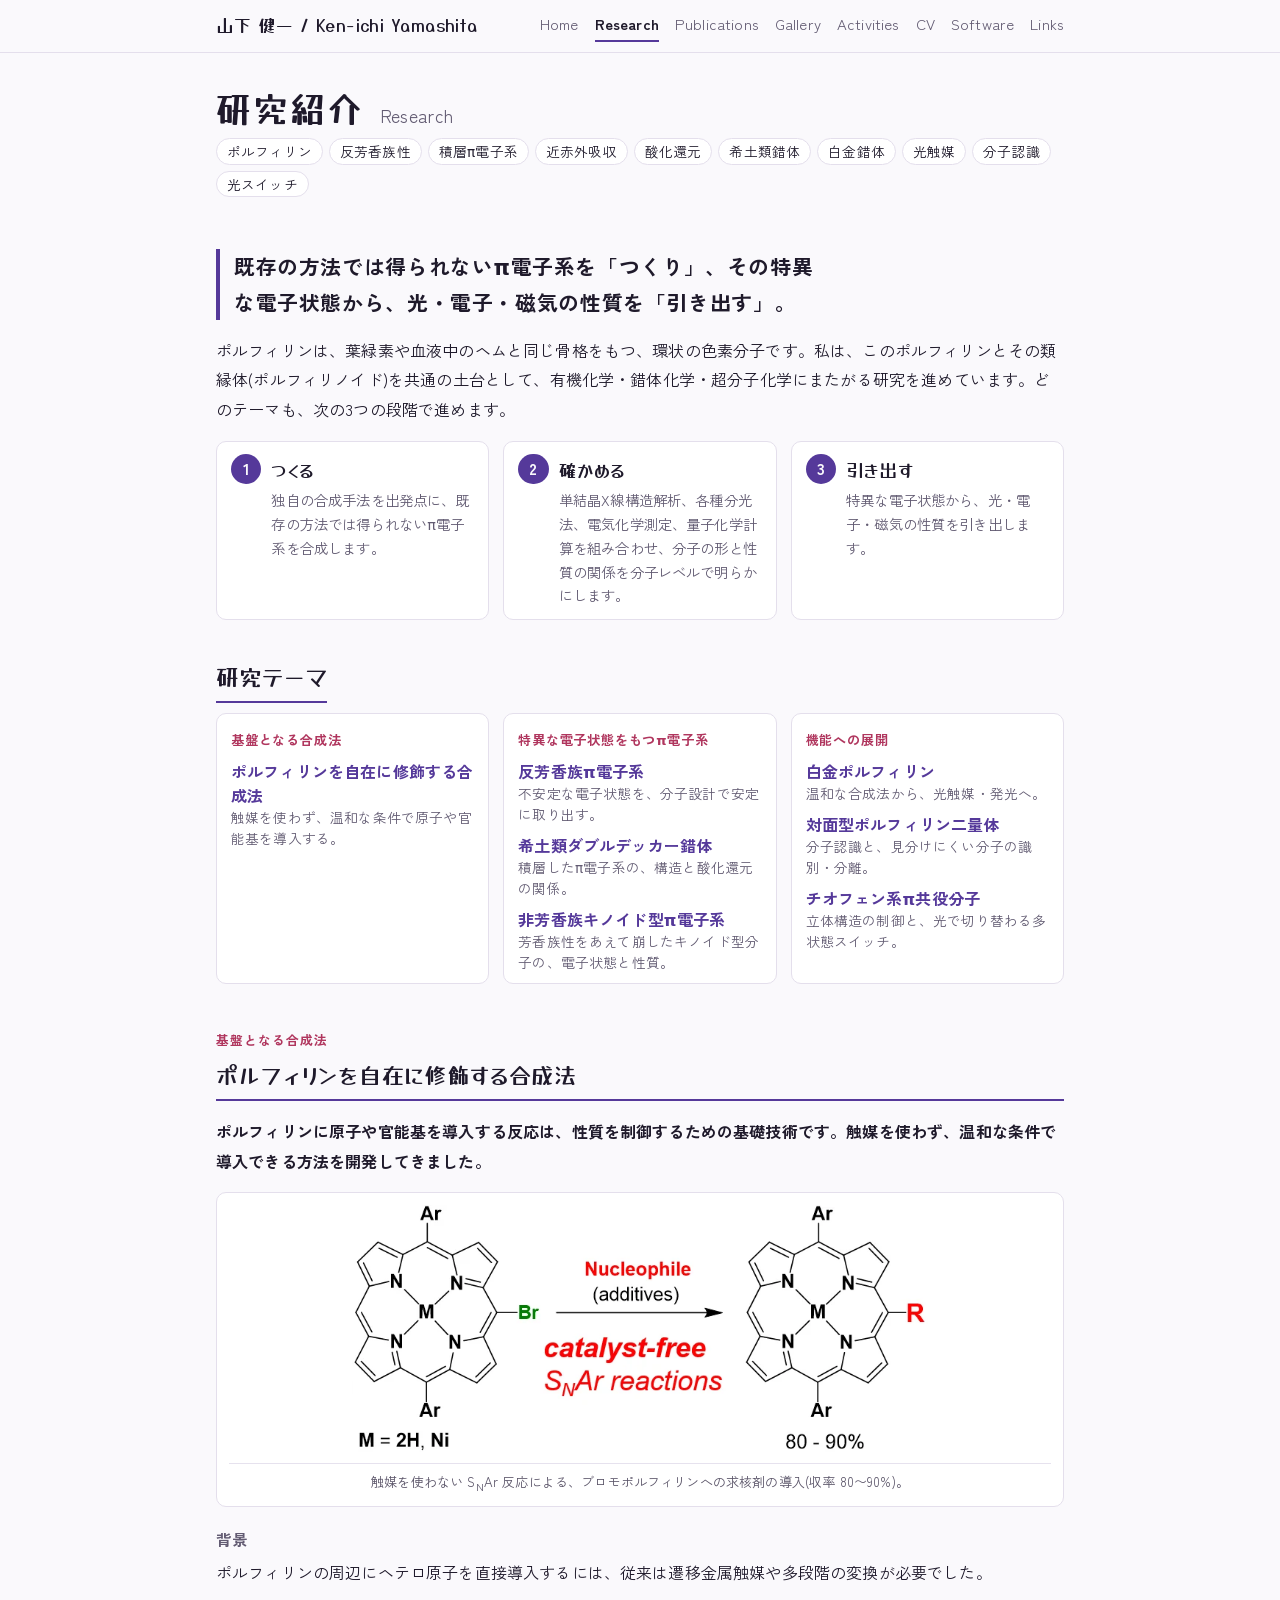
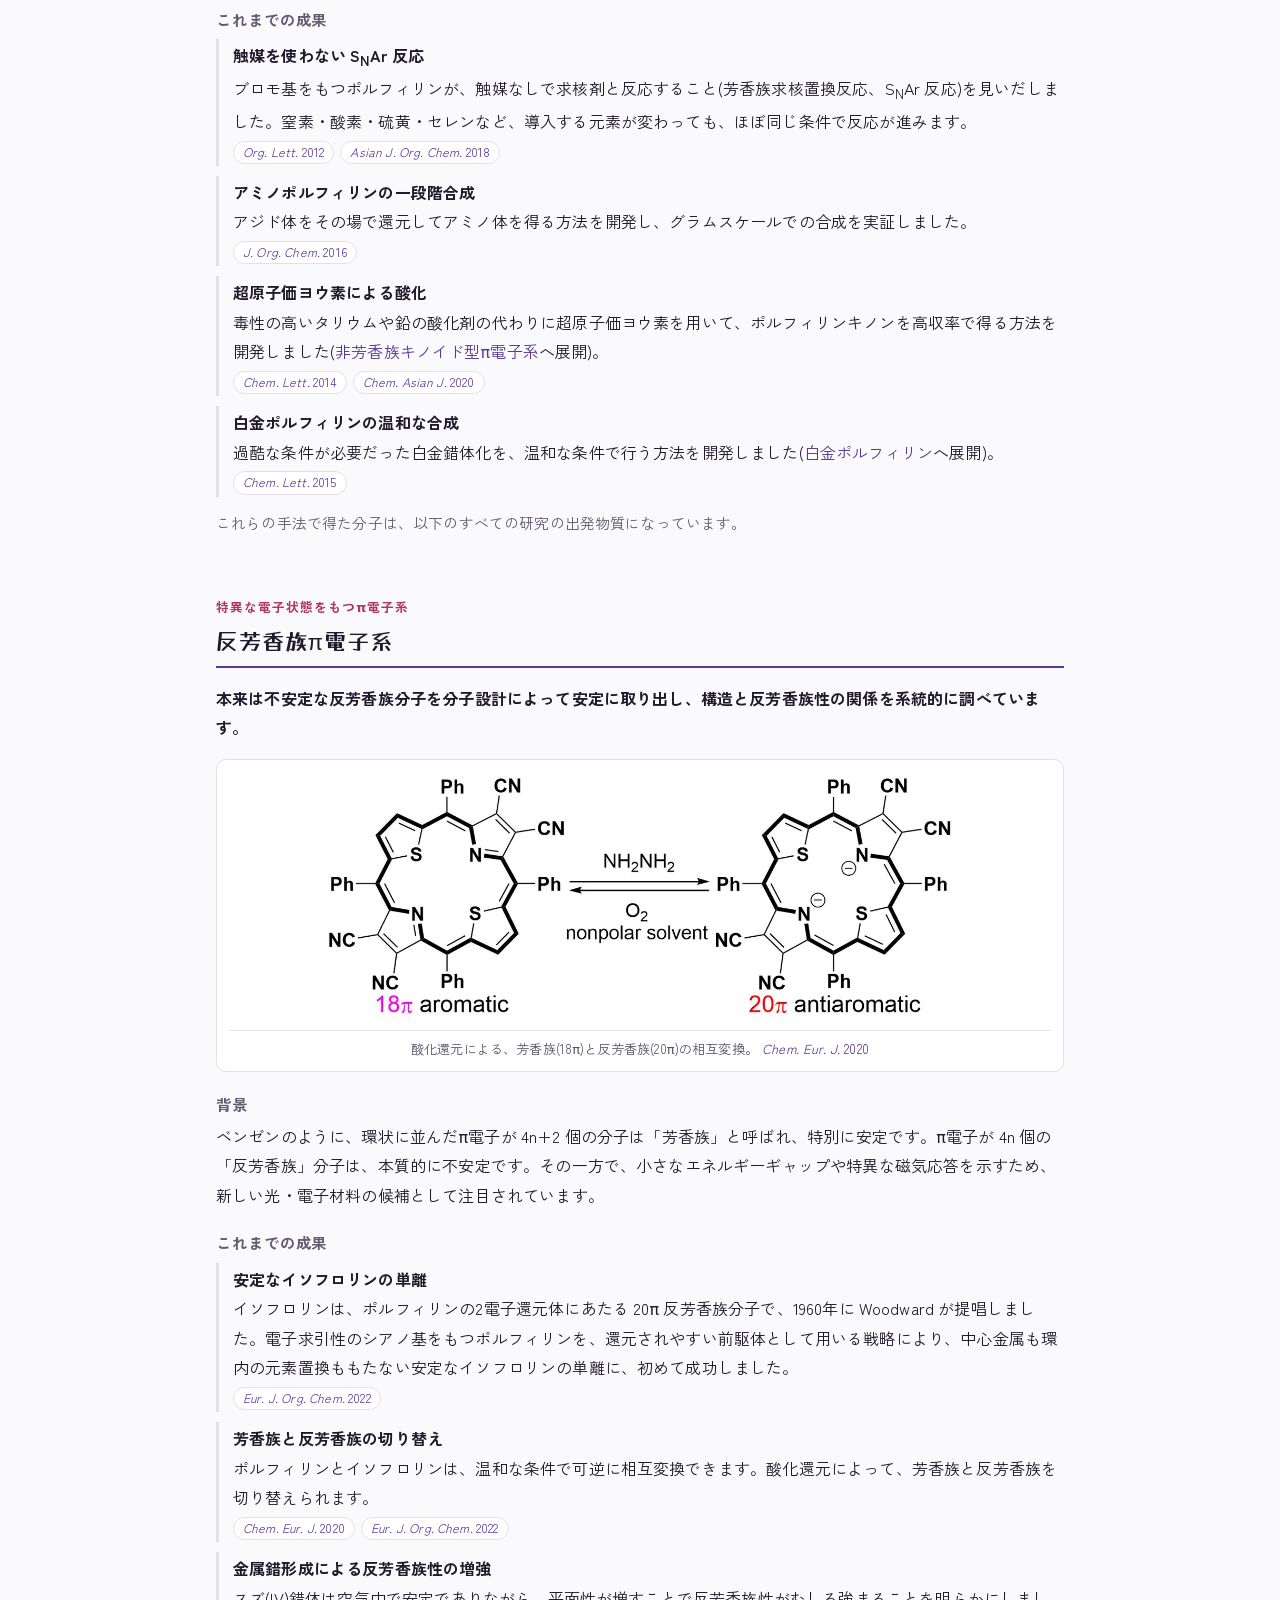
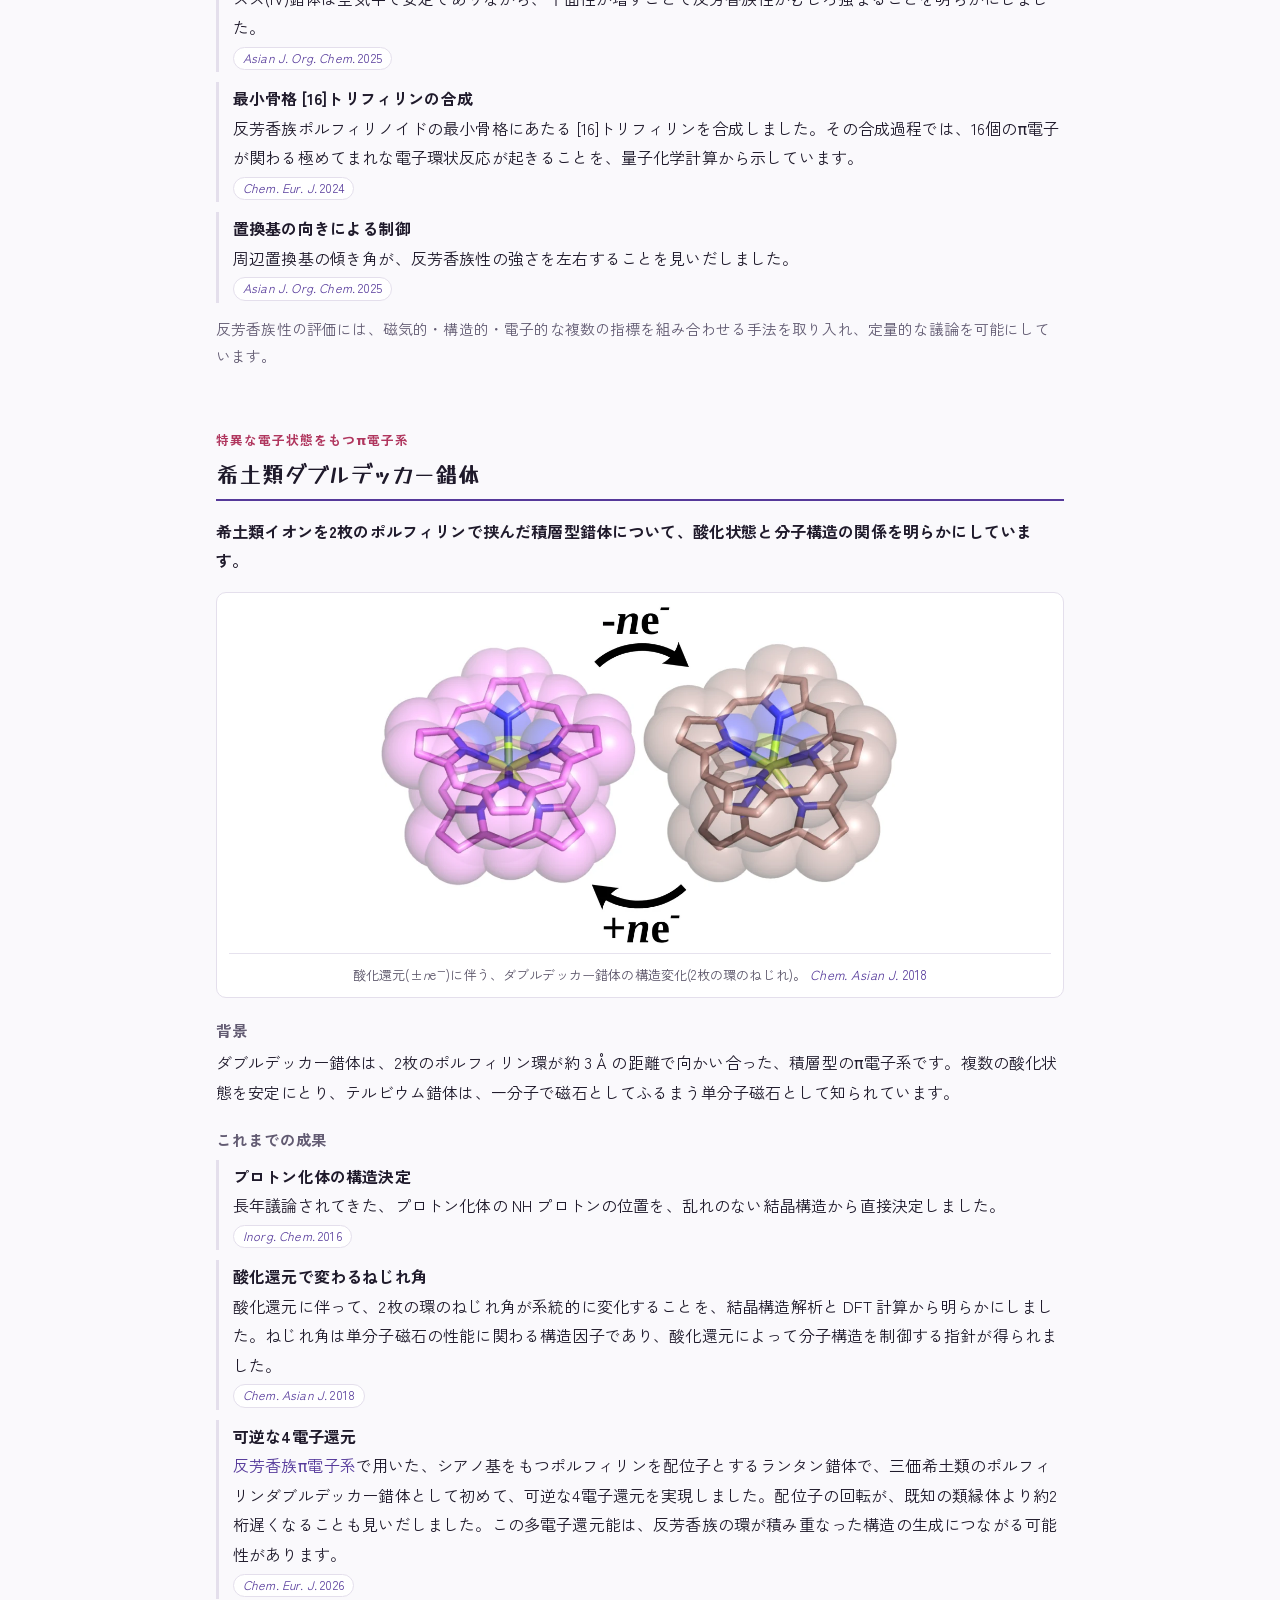
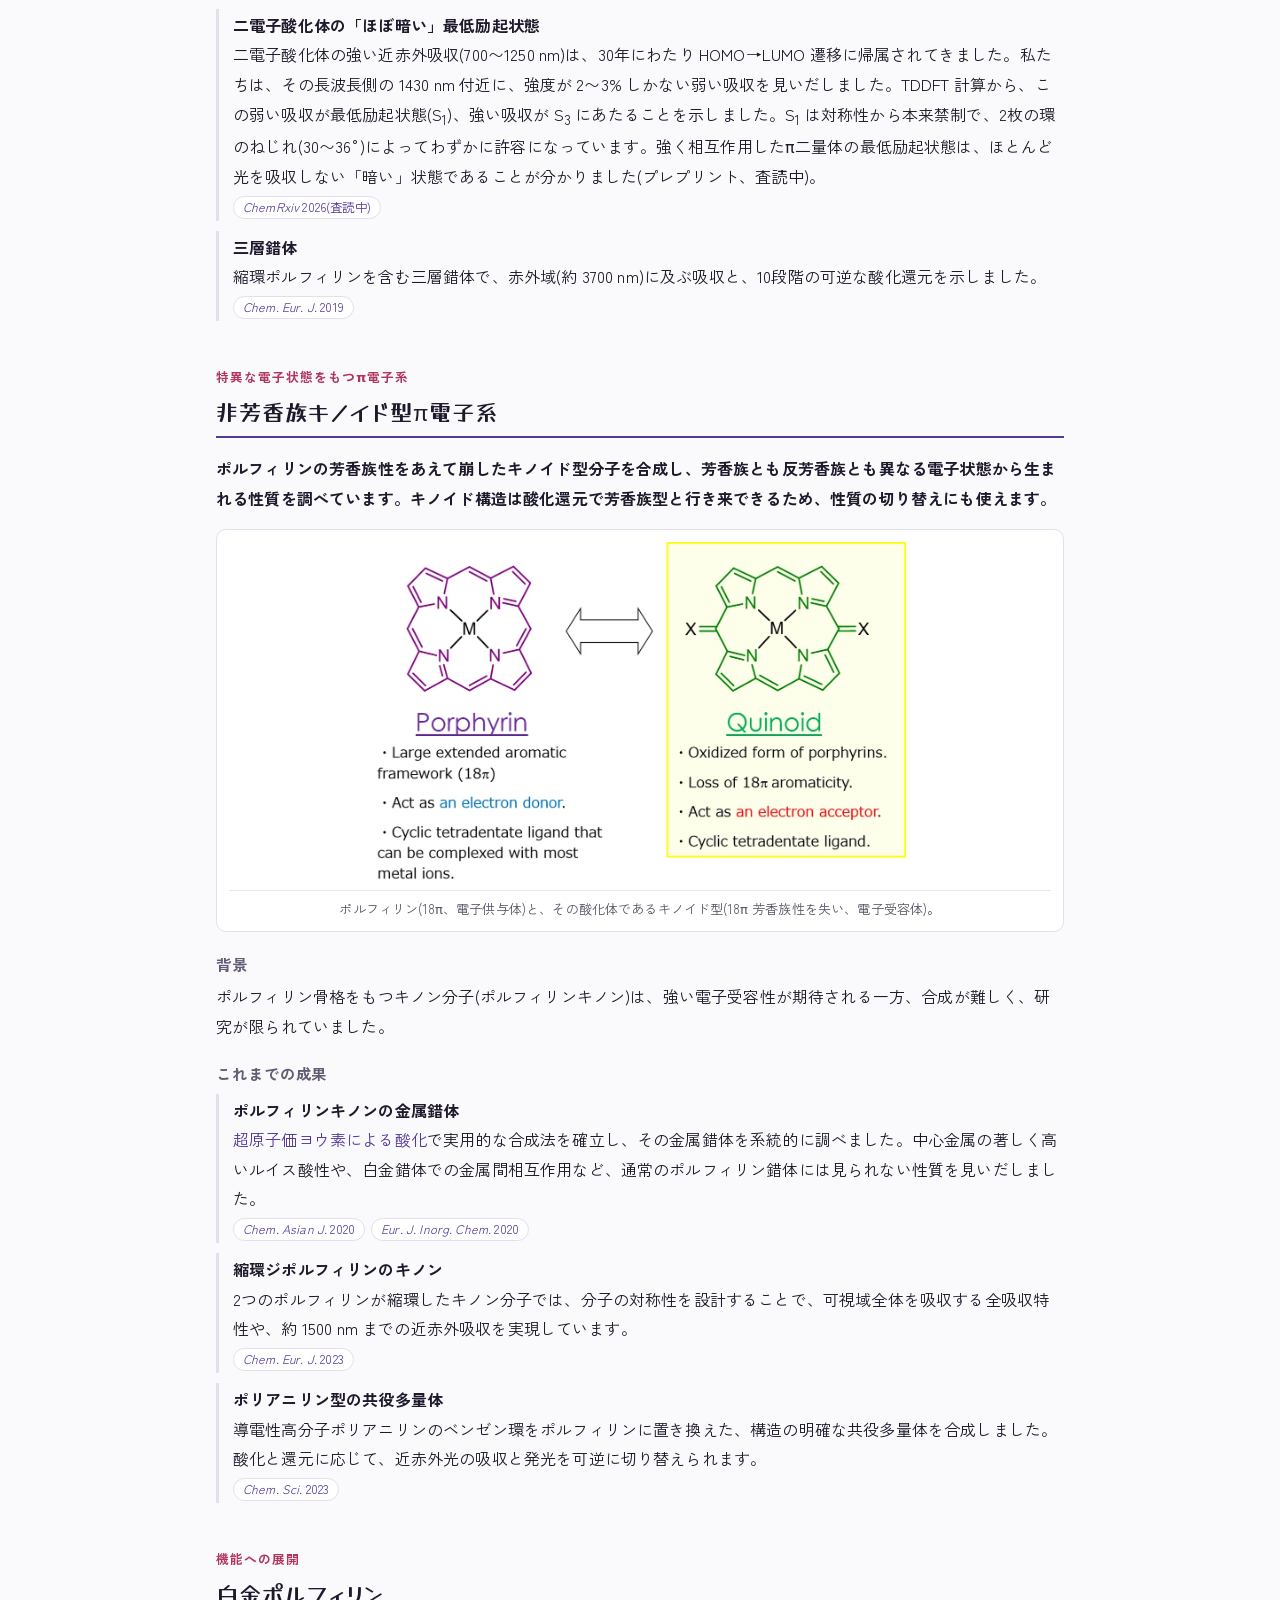
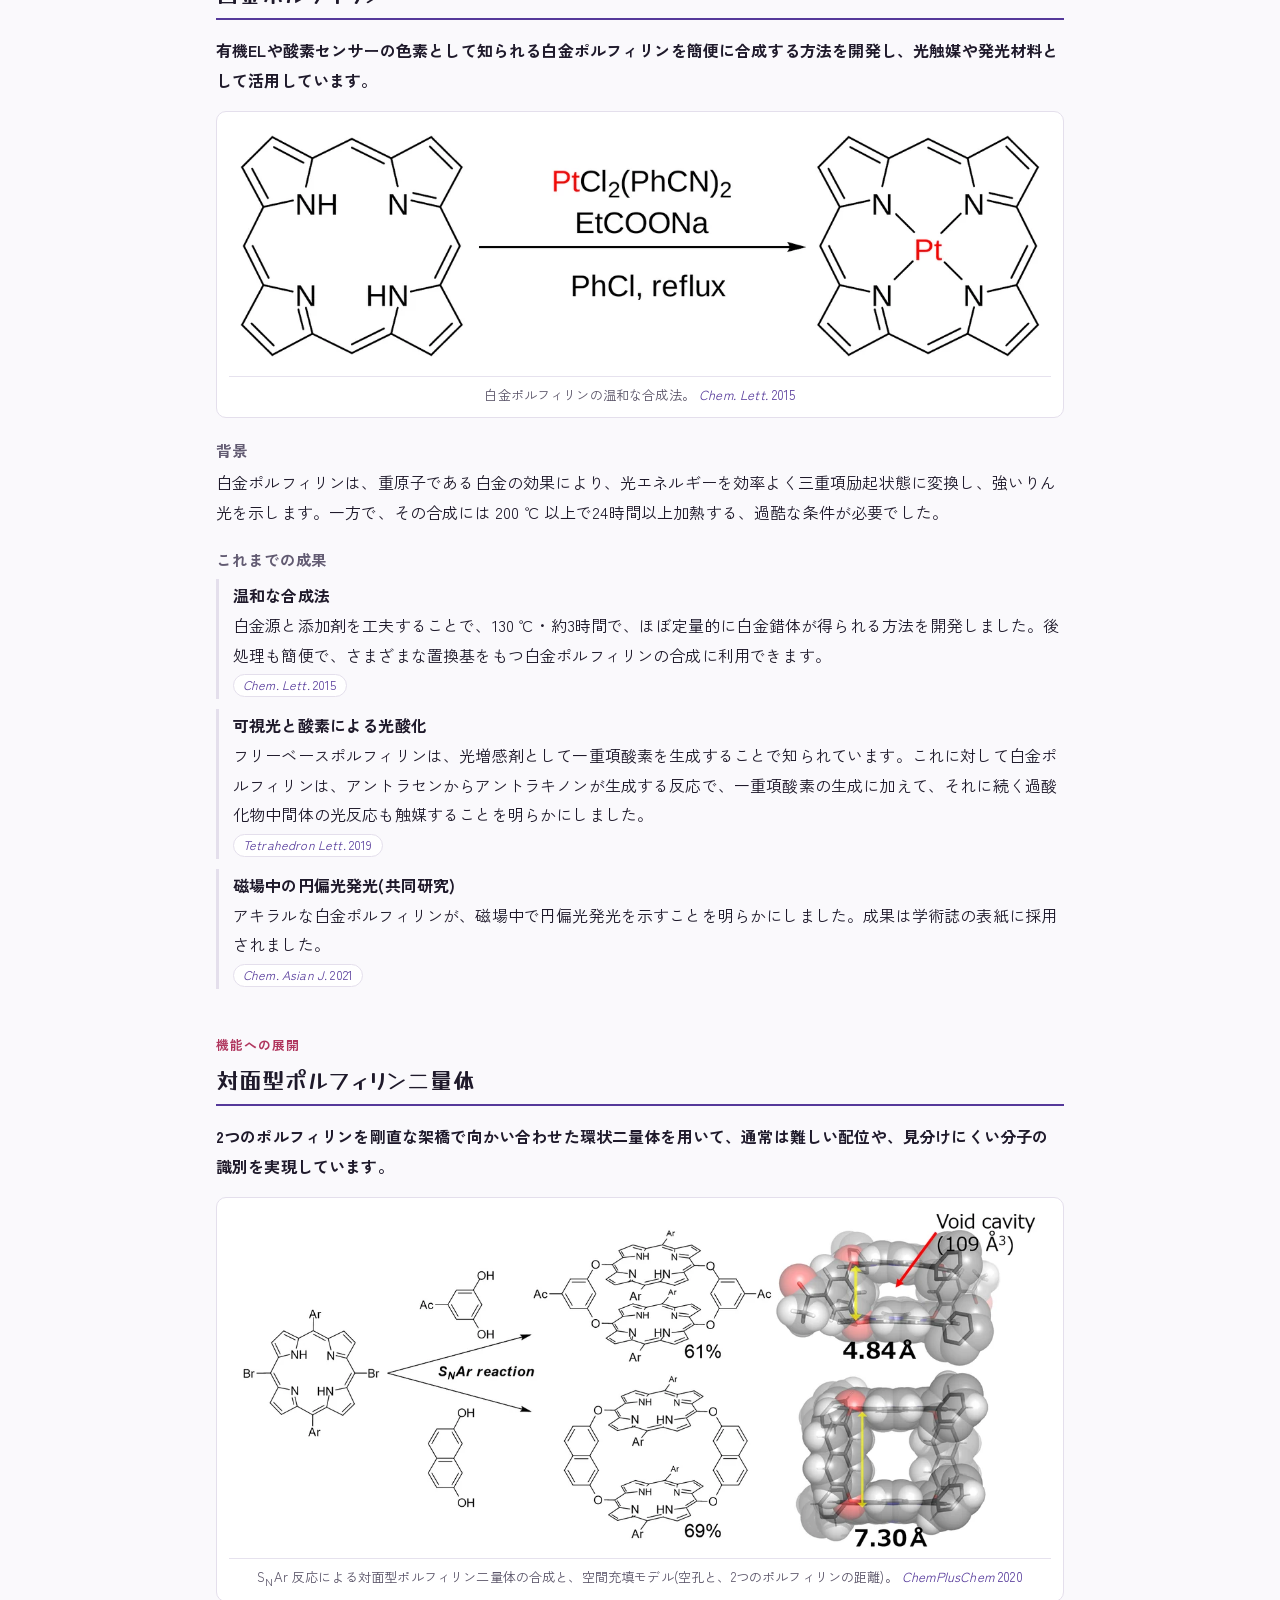
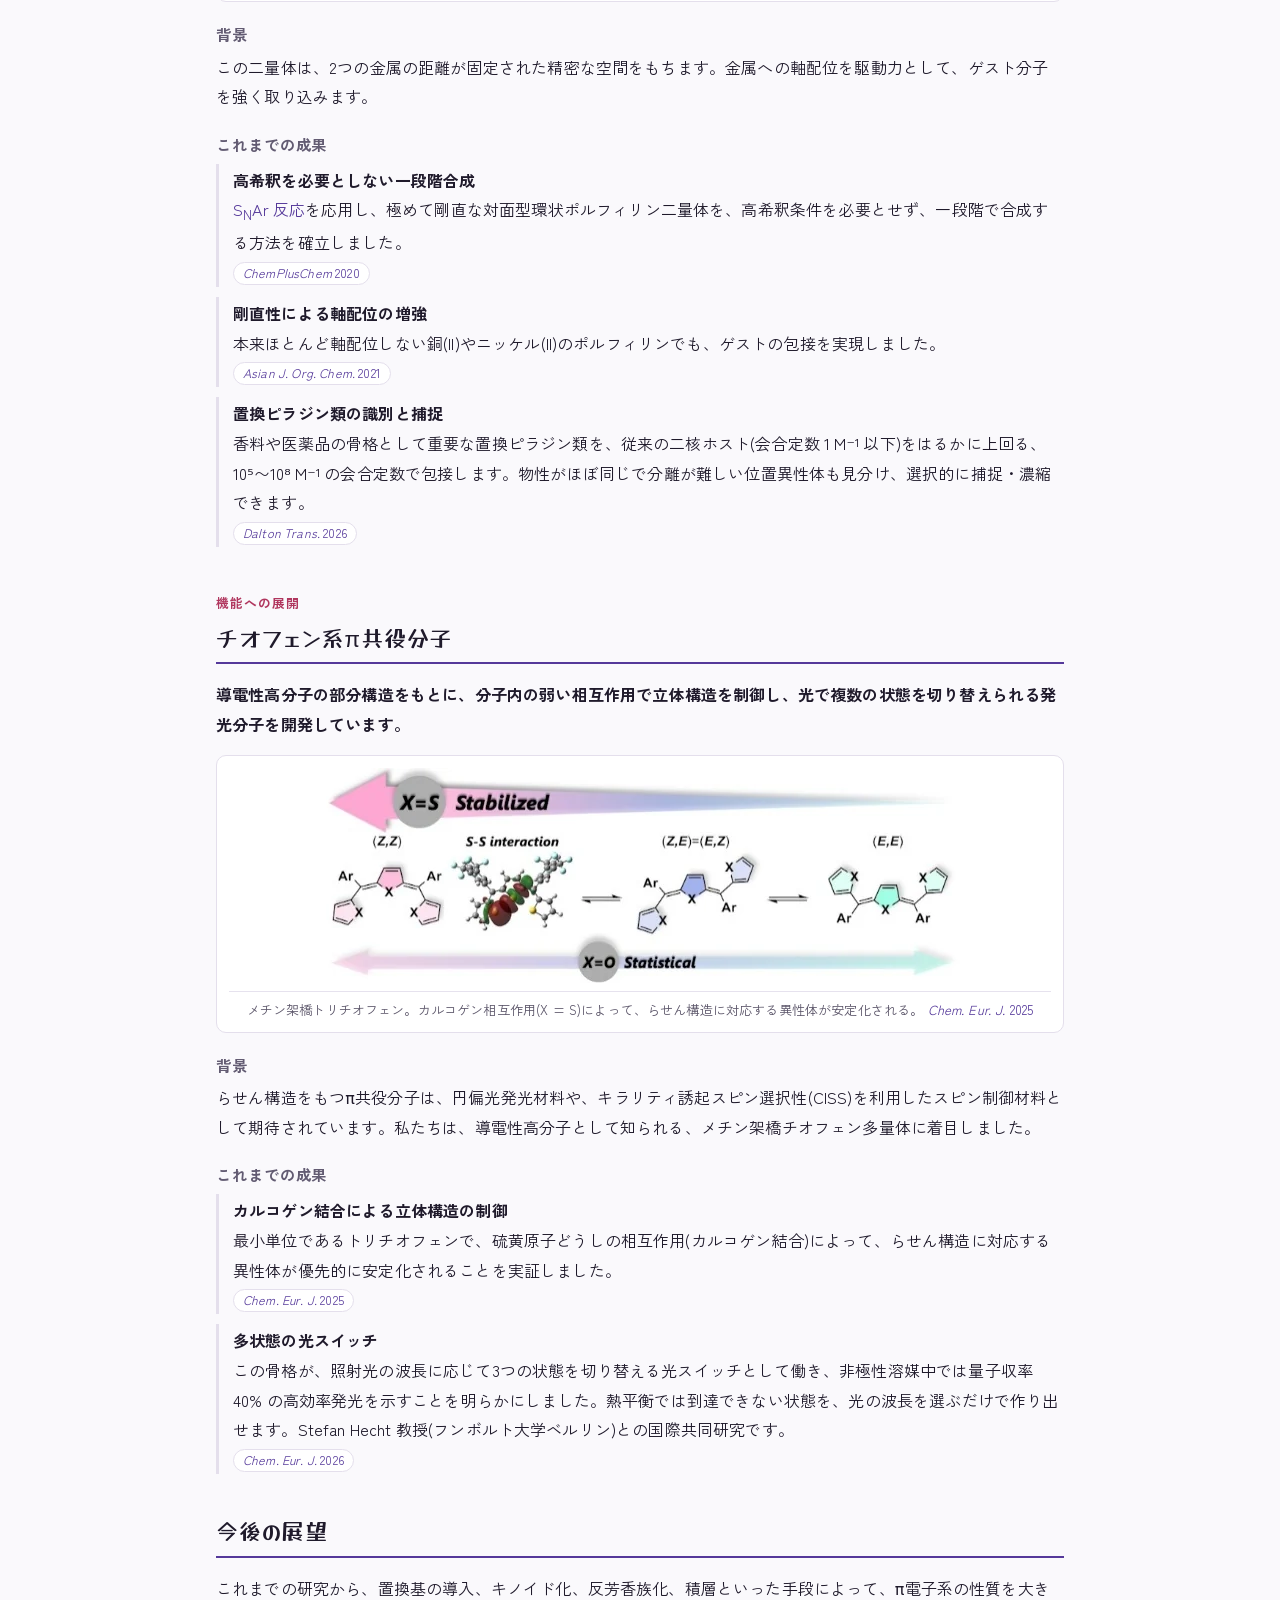
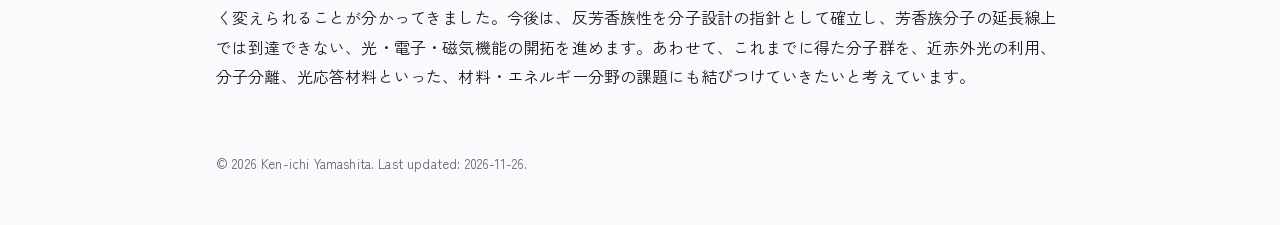
<file: research.html>
<!doctype html>
<html lang="ja">
<head>
  <meta charset="utf-8">
  <meta name="viewport" content="width=device-width, initial-scale=1">
  <title>研究紹介 | 山下 健一</title>
  <meta name="description" content="ポルフィリンとその類縁体を土台に、反芳香族π電子系、希土類ダブルデッカー錯体、近赤外色素、分子認識などを研究しています。">
  <link rel="canonical" href="https://ken1yama.github.io/research.html">
  <meta property="og:type" content="website">
  <meta property="og:site_name" content="山下 健一 | Ken-ichi Yamashita">
  <meta property="og:title" content="研究紹介 | 山下 健一">
  <meta property="og:description" content="ポルフィリンとその類縁体を土台に、反芳香族π電子系、希土類ダブルデッカー錯体、近赤外色素、分子認識などを研究しています。">
  <meta property="og:url" content="https://ken1yama.github.io/research.html">
  <meta property="og:image" content="https://ken1yama.github.io/assets/og.jpg">
  <meta property="og:locale" content="ja_JP">
  <meta name="twitter:card" content="summary_large_image">
  <link rel="icon" href="favicon.ico" sizes="32x32 16x16" type="image/x-icon">
  <link rel="apple-touch-icon" href="assets/apple-touch-icon.png">
  <meta name="theme-color" content="#15103a">
  <link rel="preconnect" href="https://fonts.googleapis.com">
  <link rel="preconnect" href="https://fonts.gstatic.com" crossorigin>
  <link rel="stylesheet" href="https://fonts.googleapis.com/css2?family=Yusei+Magic&family=Zen+Kaku+Gothic+New:wght@400;500;700&display=swap">
  <link rel="stylesheet" href="style.css">
</head>
<body>
  <header class="site-header">
    <div class="wrap">
      <a class="brand" href="index.html">山下 健一 / Ken-ichi Yamashita</a>
      <nav><a href="index.html">Home</a><a href="research.html" aria-current="page">Research</a><a href="publications.html">Publications</a><a href="gallery.html">Gallery</a><a href="activities.html">Activities</a><a href="cv.html">CV</a><a href="software.html">Software</a><a href="links.html">Links</a></nav>
    </div>
  </header>
  <main class="wrap">
    <h1 class="page-title">研究紹介 <span class="en">Research</span></h1>
    <p class="keywords"><span>ポルフィリン</span><span>反芳香族性</span><span>積層π電子系</span><span>近赤外吸収</span><span>酸化還元</span><span>希土類錯体</span><span>白金錯体</span><span>光触媒</span><span>分子認識</span><span>光スイッチ</span></p>

    <section class="r-intro">
      <p class="thesis">既存の方法では得られないπ電子系を「つくり」、その特異な電子状態から、光・電子・磁気の性質を「引き出す」。</p>
      <p>ポルフィリンは、葉緑素や血液中のヘムと同じ骨格をもつ、環状の色素分子です。私は、このポルフィリンとその類縁体(ポルフィリノイド)を共通の土台として、有機化学・錯体化学・超分子化学にまたがる研究を進めています。どのテーマも、次の3つの段階で進めます。</p>
      <ol class="approach">
        <li><span class="step">1</span><strong>つくる</strong><span>独自の合成手法を出発点に、既存の方法では得られないπ電子系を合成します。</span></li>
        <li><span class="step">2</span><strong>確かめる</strong><span>単結晶X線構造解析、各種分光法、電気化学測定、量子化学計算を組み合わせ、分子の形と性質の関係を分子レベルで明らかにします。</span></li>
        <li><span class="step">3</span><strong>引き出す</strong><span>特異な電子状態から、光・電子・磁気の性質を引き出します。</span></li>
      </ol>
    </section>

    <section class="r-map">
      <h2>研究テーマ</h2>
      <div class="groups">
        <div class="group"><h3>基盤となる合成法</h3><ul>
          <li><a href="#synthesis">ポルフィリンを自在に修飾する合成法</a><span>触媒を使わず、温和な条件で原子や官能基を導入する。</span></li>
        </ul></div>
        <div class="group"><h3>特異な電子状態をもつπ電子系</h3><ul>
          <li><a href="#antiaromatic">反芳香族π電子系</a><span>不安定な電子状態を、分子設計で安定に取り出す。</span></li>
          <li><a href="#double-decker">希土類ダブルデッカー錯体</a><span>積層したπ電子系の、構造と酸化還元の関係。</span></li>
          <li><a href="#quinoid">非芳香族キノイド型π電子系</a><span>芳香族性をあえて崩したキノイド型分子の、電子状態と性質。</span></li>
        </ul></div>
        <div class="group"><h3>機能への展開</h3><ul>
          <li><a href="#platinum">白金ポルフィリン</a><span>温和な合成法から、光触媒・発光へ。</span></li>
          <li><a href="#cofacial">対面型ポルフィリン二量体</a><span>分子認識と、見分けにくい分子の識別・分離。</span></li>
          <li><a href="#thiophene">チオフェン系π共役分子</a><span>立体構造の制御と、光で切り替わる多状態スイッチ。</span></li>
        </ul></div>
      </div>
    </section>

    <section class="theme" id="synthesis">
      <p class="eyebrow">基盤となる合成法</p>
      <h2>ポルフィリンを自在に修飾する合成法</h2>
      <p class="lead">ポルフィリンに原子や官能基を導入する反応は、性質を制御するための基礎技術です。触媒を使わず、温和な条件で導入できる方法を開発してきました。</p>
      <figure class="r-fig"><img src="assets/research/synthesis.webp" width="783" height="340" alt="触媒を使わない SNAr 反応による、ブロモポルフィリンへの求核剤の導入(収率 80〜90%)。" loading="lazy" decoding="async"><figcaption>触媒を使わない S<sub>N</sub>Ar 反応による、ブロモポルフィリンへの求核剤の導入(収率 80〜90%)。</figcaption></figure>
      <h3>背景</h3>
      <p>ポルフィリンの周辺にヘテロ原子を直接導入するには、従来は遷移金属触媒や多段階の変換が必要でした。</p>
      <h3>これまでの成果</h3>
      <ul class="findings">
        <li><strong>触媒を使わない S<sub>N</sub>Ar 反応</strong><span class="f-text">ブロモ基をもつポルフィリンが、触媒なしで求核剤と反応すること(芳香族求核置換反応、S<sub>N</sub>Ar 反応)を見いだしました。窒素・酸素・硫黄・セレンなど、導入する元素が変わっても、ほぼ同じ条件で反応が進みます。</span><span class="refs"><a class="ref" href="publications.html#pub-13" title="論文リストの 13 番を開く"><em>Org. Lett.</em> 2012</a><a class="ref" href="publications.html#pub-33" title="論文リストの 33 番を開く"><em>Asian J. Org. Chem.</em> 2018</a></span></li>
        <li><strong>アミノポルフィリンの一段階合成</strong><span class="f-text">アジド体をその場で還元してアミノ体を得る方法を開発し、グラムスケールでの合成を実証しました。</span><span class="refs"><a class="ref" href="publications.html#pub-28" title="論文リストの 28 番を開く"><em>J. Org. Chem.</em> 2016</a></span></li>
        <li><strong>超原子価ヨウ素による酸化</strong><span class="f-text">毒性の高いタリウムや鉛の酸化剤の代わりに超原子価ヨウ素を用いて、ポルフィリンキノンを高収率で得る方法を開発しました(<a href="#quinoid">非芳香族キノイド型π電子系</a>へ展開)。</span><span class="refs"><a class="ref" href="publications.html#pub-16" title="論文リストの 16 番を開く"><em>Chem. Lett.</em> 2014</a><a class="ref" href="publications.html#pub-41" title="論文リストの 41 番を開く"><em>Chem. Asian J.</em> 2020</a></span></li>
        <li><strong>白金ポルフィリンの温和な合成</strong><span class="f-text">過酷な条件が必要だった白金錯体化を、温和な条件で行う方法を開発しました(<a href="#platinum">白金ポルフィリン</a>へ展開)。</span><span class="refs"><a class="ref" href="publications.html#pub-18" title="論文リストの 18 番を開く"><em>Chem. Lett.</em> 2015</a></span></li>
      </ul>
      <p class="r-note">これらの手法で得た分子は、以下のすべての研究の出発物質になっています。</p>
    </section>

    <section class="theme" id="antiaromatic">
      <p class="eyebrow">特異な電子状態をもつπ電子系</p>
      <h2>反芳香族π電子系</h2>
      <p class="lead">本来は不安定な反芳香族分子を分子設計によって安定に取り出し、構造と反芳香族性の関係を系統的に調べています。</p>
      <figure class="r-fig"><a href="publications.html#pub-39"><img src="assets/ga/39.webp" width="1200" height="475" alt="酸化還元による、芳香族(18π)と反芳香族(20π)の相互変換。" loading="lazy" decoding="async"></a><figcaption>酸化還元による、芳香族(18π)と反芳香族(20π)の相互変換。 <a href="publications.html#pub-39"><em>Chem. Eur. J.</em> 2020</a></figcaption></figure>
      <h3>背景</h3>
      <p>ベンゼンのように、環状に並んだπ電子が 4n+2 個の分子は「芳香族」と呼ばれ、特別に安定です。π電子が 4n 個の「反芳香族」分子は、本質的に不安定です。その一方で、小さなエネルギーギャップや特異な磁気応答を示すため、新しい光・電子材料の候補として注目されています。</p>
      <h3>これまでの成果</h3>
      <ul class="findings">
        <li><strong>安定なイソフロリンの単離</strong><span class="f-text">イソフロリンは、ポルフィリンの2電子還元体にあたる 20π 反芳香族分子で、1960年に Woodward が提唱しました。電子求引性のシアノ基をもつポルフィリンを、還元されやすい前駆体として用いる戦略により、中心金属も環内の元素置換ももたない安定なイソフロリンの単離に、初めて成功しました。</span><span class="refs"><a class="ref" href="publications.html#pub-45" title="論文リストの 45 番を開く"><em>Eur. J. Org. Chem.</em> 2022</a></span></li>
        <li><strong>芳香族と反芳香族の切り替え</strong><span class="f-text">ポルフィリンとイソフロリンは、温和な条件で可逆に相互変換できます。酸化還元によって、芳香族と反芳香族を切り替えられます。</span><span class="refs"><a class="ref" href="publications.html#pub-39" title="論文リストの 39 番を開く"><em>Chem. Eur. J.</em> 2020</a><a class="ref" href="publications.html#pub-45" title="論文リストの 45 番を開く"><em>Eur. J. Org. Chem.</em> 2022</a></span></li>
        <li><strong>金属錯形成による反芳香族性の増強</strong><span class="f-text">スズ(IV)錯体は空気中で安定でありながら、平面性が増すことで反芳香族性がむしろ強まることを明らかにしました。</span><span class="refs"><a class="ref" href="publications.html#pub-49" title="論文リストの 49 番を開く"><em>Asian J. Org. Chem.</em> 2025</a></span></li>
        <li><strong>最小骨格 [16]トリフィリンの合成</strong><span class="f-text">反芳香族ポルフィリノイドの最小骨格にあたる [16]トリフィリンを合成しました。その合成過程では、16個のπ電子が関わる極めてまれな電子環状反応が起きることを、量子化学計算から示しています。</span><span class="refs"><a class="ref" href="publications.html#pub-48" title="論文リストの 48 番を開く"><em>Chem. Eur. J.</em> 2024</a></span></li>
        <li><strong>置換基の向きによる制御</strong><span class="f-text">周辺置換基の傾き角が、反芳香族性の強さを左右することを見いだしました。</span><span class="refs"><a class="ref" href="publications.html#pub-50" title="論文リストの 50 番を開く"><em>Asian J. Org. Chem.</em> 2025</a></span></li>
      </ul>
      <p class="r-note">反芳香族性の評価には、磁気的・構造的・電子的な複数の指標を組み合わせる手法を取り入れ、定量的な議論を可能にしています。</p>
    </section>

    <section class="theme" id="double-decker">
      <p class="eyebrow">特異な電子状態をもつπ電子系</p>
      <h2>希土類ダブルデッカー錯体</h2>
      <p class="lead">希土類イオンを2枚のポルフィリンで挟んだ積層型錯体について、酸化状態と分子構造の関係を明らかにしています。</p>
      <figure class="r-fig"><a href="publications.html#pub-32"><img src="assets/research/double-decker.webp" width="1000" height="657" style="max-height:340px" alt="酸化還元(±ne−)に伴う、ダブルデッカー錯体の構造変化(2枚の環のねじれ)。" loading="lazy" decoding="async"></a><figcaption>酸化還元(±<i>n</i>e<sup>−</sup>)に伴う、ダブルデッカー錯体の構造変化(2枚の環のねじれ)。 <a href="publications.html#pub-32"><em>Chem. Asian J.</em> 2018</a></figcaption></figure>
      <h3>背景</h3>
      <p>ダブルデッカー錯体は、2枚のポルフィリン環が約 3 Å の距離で向かい合った、積層型のπ電子系です。複数の酸化状態を安定にとり、テルビウム錯体は、一分子で磁石としてふるまう単分子磁石として知られています。</p>
      <h3>これまでの成果</h3>
      <ul class="findings">
        <li><strong>プロトン化体の構造決定</strong><span class="f-text">長年議論されてきた、プロトン化体の NH プロトンの位置を、乱れのない結晶構造から直接決定しました。</span><span class="refs"><a class="ref" href="publications.html#pub-27" title="論文リストの 27 番を開く"><em>Inorg. Chem.</em> 2016</a></span></li>
        <li><strong>酸化還元で変わるねじれ角</strong><span class="f-text">酸化還元に伴って、2枚の環のねじれ角が系統的に変化することを、結晶構造解析と DFT 計算から明らかにしました。ねじれ角は単分子磁石の性能に関わる構造因子であり、酸化還元によって分子構造を制御する指針が得られました。</span><span class="refs"><a class="ref" href="publications.html#pub-32" title="論文リストの 32 番を開く"><em>Chem. Asian J.</em> 2018</a></span></li>
        <li><strong>可逆な4電子還元</strong><span class="f-text"><a href="#antiaromatic">反芳香族π電子系</a>で用いた、シアノ基をもつポルフィリンを配位子とするランタン錯体で、三価希土類のポルフィリンダブルデッカー錯体として初めて、可逆な4電子還元を実現しました。配位子の回転が、既知の類縁体より約2桁遅くなることも見いだしました。この多電子還元能は、反芳香族の環が積み重なった構造の生成につながる可能性があります。</span><span class="refs"><a class="ref" href="publications.html#pub-53" title="論文リストの 53 番を開く"><em>Chem. Eur. J.</em> 2026</a></span></li>
        <li><strong>二電子酸化体の「ほぼ暗い」最低励起状態</strong><span class="f-text">二電子酸化体の強い近赤外吸収(700〜1250 nm)は、30年にわたり HOMO→LUMO 遷移に帰属されてきました。私たちは、その長波長側の 1430 nm 付近に、強度が 2〜3% しかない弱い吸収を見いだしました。TDDFT 計算から、この弱い吸収が最低励起状態(S<sub>1</sub>)、強い吸収が S<sub>3</sub> にあたることを示しました。S<sub>1</sub> は対称性から本来禁制で、2枚の環のねじれ(30〜36°)によってわずかに許容になっています。強く相互作用したπ二量体の最低励起状態は、ほとんど光を吸収しない「暗い」状態であることが分かりました(プレプリント、査読中)。</span><span class="refs"><a class="ref" href="publications.html#pub-preprint" title="論文リストのプレプリントを開く"><em>ChemRxiv</em> 2026(査読中)</a></span></li>
        <li><strong>三層錯体</strong><span class="f-text">縮環ポルフィリンを含む三層錯体で、赤外域(約 3700 nm)に及ぶ吸収と、10段階の可逆な酸化還元を示しました。</span><span class="refs"><a class="ref" href="publications.html#pub-35" title="論文リストの 35 番を開く"><em>Chem. Eur. J.</em> 2019</a></span></li>
      </ul>
    </section>

    <section class="theme" id="quinoid">
      <p class="eyebrow">特異な電子状態をもつπ電子系</p>
      <h2>非芳香族キノイド型π電子系</h2>
      <p class="lead">ポルフィリンの芳香族性をあえて崩したキノイド型分子を合成し、芳香族とも反芳香族とも異なる電子状態から生まれる性質を調べています。キノイド構造は酸化還元で芳香族型と行き来できるため、性質の切り替えにも使えます。</p>
      <figure class="r-fig"><img src="assets/research/quinoid.webp" width="1200" height="767" style="max-height:340px" alt="ポルフィリン(18π、電子供与体)と、その酸化体であるキノイド型(18π 芳香族性を失い、電子受容体)。" loading="lazy" decoding="async"><figcaption>ポルフィリン(18π、電子供与体)と、その酸化体であるキノイド型(18π 芳香族性を失い、電子受容体)。</figcaption></figure>
      <h3>背景</h3>
      <p>ポルフィリン骨格をもつキノン分子(ポルフィリンキノン)は、強い電子受容性が期待される一方、合成が難しく、研究が限られていました。</p>
      <h3>これまでの成果</h3>
      <ul class="findings">
        <li><strong>ポルフィリンキノンの金属錯体</strong><span class="f-text"><a href="#synthesis">超原子価ヨウ素による酸化</a>で実用的な合成法を確立し、その金属錯体を系統的に調べました。中心金属の著しく高いルイス酸性や、白金錯体での金属間相互作用など、通常のポルフィリン錯体には見られない性質を見いだしました。</span><span class="refs"><a class="ref" href="publications.html#pub-41" title="論文リストの 41 番を開く"><em>Chem. Asian J.</em> 2020</a><a class="ref" href="publications.html#pub-40" title="論文リストの 40 番を開く"><em>Eur. J. Inorg. Chem.</em> 2020</a></span></li>
        <li><strong>縮環ジポルフィリンのキノン</strong><span class="f-text">2つのポルフィリンが縮環したキノン分子では、分子の対称性を設計することで、可視域全体を吸収する全吸収特性や、約 1500 nm までの近赤外吸収を実現しています。</span><span class="refs"><a class="ref" href="publications.html#pub-47" title="論文リストの 47 番を開く"><em>Chem. Eur. J.</em> 2023</a></span></li>
        <li><strong>ポリアニリン型の共役多量体</strong><span class="f-text">導電性高分子ポリアニリンのベンゼン環をポルフィリンに置き換えた、構造の明確な共役多量体を合成しました。酸化と還元に応じて、近赤外光の吸収と発光を可逆に切り替えられます。</span><span class="refs"><a class="ref" href="publications.html#pub-46" title="論文リストの 46 番を開く"><em>Chem. Sci.</em> 2023</a></span></li>
      </ul>
    </section>

    <section class="theme" id="platinum">
      <p class="eyebrow">機能への展開</p>
      <h2>白金ポルフィリン</h2>
      <p class="lead">有機ELや酸素センサーの色素として知られる白金ポルフィリンを簡便に合成する方法を開発し、光触媒や発光材料として活用しています。</p>
      <figure class="r-fig"><a href="publications.html#pub-18"><img src="assets/ga/18.webp" width="1200" height="356" alt="白金ポルフィリンの温和な合成法。" loading="lazy" decoding="async"></a><figcaption>白金ポルフィリンの温和な合成法。 <a href="publications.html#pub-18"><em>Chem. Lett.</em> 2015</a></figcaption></figure>
      <h3>背景</h3>
      <p>白金ポルフィリンは、重原子である白金の効果により、光エネルギーを効率よく三重項励起状態に変換し、強いりん光を示します。一方で、その合成には 200 ℃ 以上で24時間以上加熱する、過酷な条件が必要でした。</p>
      <h3>これまでの成果</h3>
      <ul class="findings">
        <li><strong>温和な合成法</strong><span class="f-text">白金源と添加剤を工夫することで、130 ℃・約3時間で、ほぼ定量的に白金錯体が得られる方法を開発しました。後処理も簡便で、さまざまな置換基をもつ白金ポルフィリンの合成に利用できます。</span><span class="refs"><a class="ref" href="publications.html#pub-18" title="論文リストの 18 番を開く"><em>Chem. Lett.</em> 2015</a></span></li>
        <li><strong>可視光と酸素による光酸化</strong><span class="f-text">フリーベースポルフィリンは、光増感剤として一重項酸素を生成することで知られています。これに対して白金ポルフィリンは、アントラセンからアントラキノンが生成する反応で、一重項酸素の生成に加えて、それに続く過酸化物中間体の光反応も触媒することを明らかにしました。</span><span class="refs"><a class="ref" href="publications.html#pub-36" title="論文リストの 36 番を開く"><em>Tetrahedron Lett.</em> 2019</a></span></li>
        <li><strong>磁場中の円偏光発光(共同研究)</strong><span class="f-text">アキラルな白金ポルフィリンが、磁場中で円偏光発光を示すことを明らかにしました。成果は学術誌の表紙に採用されました。</span><span class="refs"><a class="ref" href="publications.html#pub-43" title="論文リストの 43 番を開く"><em>Chem. Asian J.</em> 2021</a></span></li>
      </ul>
    </section>

    <section class="theme" id="cofacial">
      <p class="eyebrow">機能への展開</p>
      <h2>対面型ポルフィリン二量体</h2>
      <p class="lead">2つのポルフィリンを剛直な架橋で向かい合わせた環状二量体を用いて、通常は難しい配位や、見分けにくい分子の識別を実現しています。</p>
      <figure class="r-fig"><a href="publications.html#pub-37"><img src="assets/research/cofacial.webp" width="1200" height="511" style="max-height:340px" alt="SNAr 反応による対面型ポルフィリン二量体の合成と、空間充填モデル(空孔と、2つのポルフィリンの距離)。" loading="lazy" decoding="async"></a><figcaption>S<sub>N</sub>Ar 反応による対面型ポルフィリン二量体の合成と、空間充填モデル(空孔と、2つのポルフィリンの距離)。 <a href="publications.html#pub-37"><em>ChemPlusChem</em> 2020</a></figcaption></figure>
      <h3>背景</h3>
      <p>この二量体は、2つの金属の距離が固定された精密な空間をもちます。金属への軸配位を駆動力として、ゲスト分子を強く取り込みます。</p>
      <h3>これまでの成果</h3>
      <ul class="findings">
        <li><strong>高希釈を必要としない一段階合成</strong><span class="f-text"><a href="#synthesis">S<sub>N</sub>Ar 反応</a>を応用し、極めて剛直な対面型環状ポルフィリン二量体を、高希釈条件を必要とせず、一段階で合成する方法を確立しました。</span><span class="refs"><a class="ref" href="publications.html#pub-37" title="論文リストの 37 番を開く"><em>ChemPlusChem</em> 2020</a></span></li>
        <li><strong>剛直性による軸配位の増強</strong><span class="f-text">本来ほとんど軸配位しない銅(II)やニッケル(II)のポルフィリンでも、ゲストの包接を実現しました。</span><span class="refs"><a class="ref" href="publications.html#pub-44" title="論文リストの 44 番を開く"><em>Asian J. Org. Chem.</em> 2021</a></span></li>
        <li><strong>置換ピラジン類の識別と捕捉</strong><span class="f-text">香料や医薬品の骨格として重要な置換ピラジン類を、従来の二核ホスト(会合定数 1 M⁻¹ 以下)をはるかに上回る、10⁵〜10⁸ M⁻¹ の会合定数で包接します。物性がほぼ同じで分離が難しい位置異性体も見分け、選択的に捕捉・濃縮できます。</span><span class="refs"><a class="ref" href="publications.html#pub-55" title="論文リストの 55 番を開く"><em>Dalton Trans.</em> 2026</a></span></li>
      </ul>
    </section>

    <section class="theme" id="thiophene">
      <p class="eyebrow">機能への展開</p>
      <h2>チオフェン系π共役分子</h2>
      <p class="lead">導電性高分子の部分構造をもとに、分子内の弱い相互作用で立体構造を制御し、光で複数の状態を切り替えられる発光分子を開発しています。</p>
      <figure class="r-fig"><a href="publications.html#pub-51"><img src="assets/ga/51.webp" width="640" height="215" alt="メチン架橋トリチオフェン。カルコゲン相互作用(X = S)によって、らせん構造に対応する異性体が安定化される。" loading="lazy" decoding="async"></a><figcaption>メチン架橋トリチオフェン。カルコゲン相互作用(X = S)によって、らせん構造に対応する異性体が安定化される。 <a href="publications.html#pub-51"><em>Chem. Eur. J.</em> 2025</a></figcaption></figure>
      <h3>背景</h3>
      <p>らせん構造をもつπ共役分子は、円偏光発光材料や、キラリティ誘起スピン選択性(CISS)を利用したスピン制御材料として期待されています。私たちは、導電性高分子として知られる、メチン架橋チオフェン多量体に着目しました。</p>
      <h3>これまでの成果</h3>
      <ul class="findings">
        <li><strong>カルコゲン結合による立体構造の制御</strong><span class="f-text">最小単位であるトリチオフェンで、硫黄原子どうしの相互作用(カルコゲン結合)によって、らせん構造に対応する異性体が優先的に安定化されることを実証しました。</span><span class="refs"><a class="ref" href="publications.html#pub-51" title="論文リストの 51 番を開く"><em>Chem. Eur. J.</em> 2025</a></span></li>
        <li><strong>多状態の光スイッチ</strong><span class="f-text">この骨格が、照射光の波長に応じて3つの状態を切り替える光スイッチとして働き、非極性溶媒中では量子収率 40% の高効率発光を示すことを明らかにしました。熱平衡では到達できない状態を、光の波長を選ぶだけで作り出せます。Stefan Hecht 教授(フンボルト大学ベルリン)との国際共同研究です。</span><span class="refs"><a class="ref" href="publications.html#pub-54" title="論文リストの 54 番を開く"><em>Chem. Eur. J.</em> 2026</a></span></li>
      </ul>
    </section>

    <section id="outlook">
      <h2>今後の展望</h2>
      <p>これまでの研究から、置換基の導入、キノイド化、反芳香族化、積層といった手段によって、π電子系の性質を大きく変えられることが分かってきました。今後は、反芳香族性を分子設計の指針として確立し、芳香族分子の延長線上では到達できない、光・電子・磁気機能の開拓を進めます。あわせて、これまでに得た分子群を、近赤外光の利用、分子分離、光応答材料といった、材料・エネルギー分野の課題にも結びつけていきたいと考えています。</p>
    </section>

  </main>
  <footer class="wrap">
    <small>&copy; 2026 Ken-ichi Yamashita. Last updated: 2026-11-26.</small>
  </footer>
  <script>
  // phone: the menu is one scrolling row; bring the current page's link into view
  (function () {
    var c = document.querySelector('.site-header nav [aria-current]'), n = c && c.parentNode;
    if (n && n.scrollWidth > n.clientWidth) n.scrollLeft = c.offsetLeft - (n.clientWidth - c.offsetWidth) / 2;
  })();
  </script>
</body>
</html>
</file>
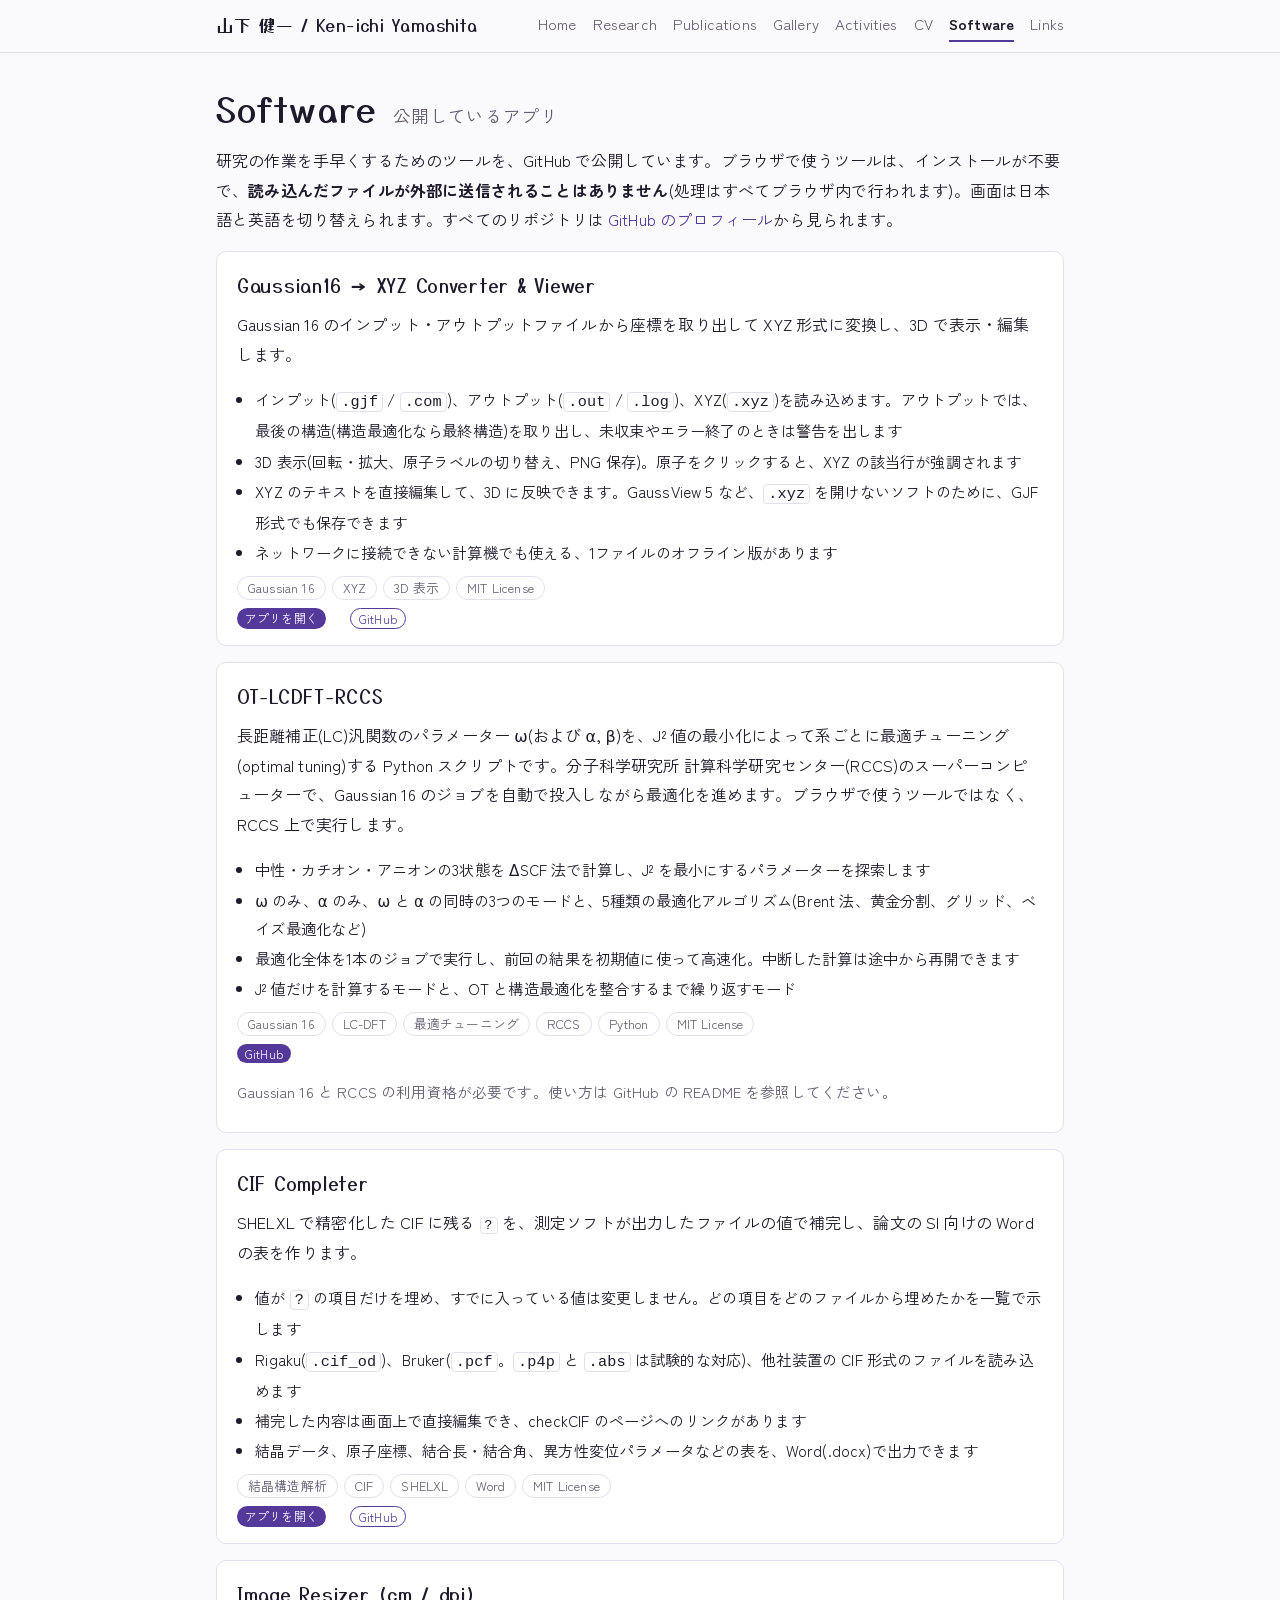
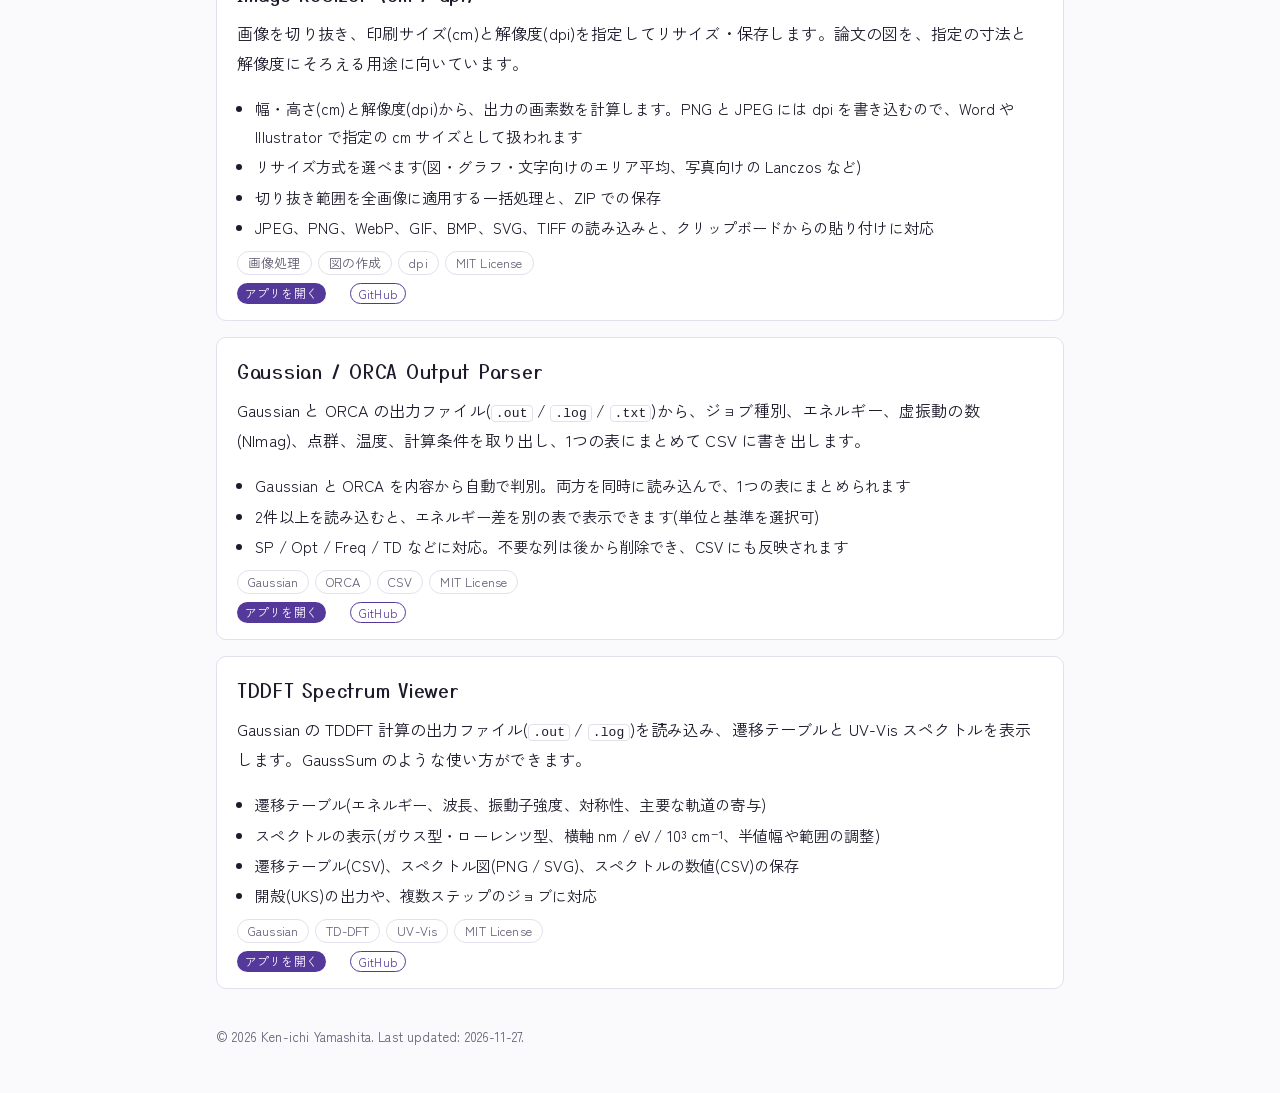
<file: software.html>
<!doctype html>
<html lang="ja">
<head>
  <meta charset="utf-8">
  <meta name="viewport" content="width=device-width, initial-scale=1">
  <title>Software | 山下 健一</title>
  <meta name="description" content="公開しているアプリの紹介">
  <link rel="canonical" href="https://ken1yama.github.io/software.html">
  <meta property="og:type" content="website">
  <meta property="og:site_name" content="山下 健一 | Ken-ichi Yamashita">
  <meta property="og:title" content="Software | 山下 健一">
  <meta property="og:description" content="公開しているアプリの紹介">
  <meta property="og:url" content="https://ken1yama.github.io/software.html">
  <meta property="og:image" content="https://ken1yama.github.io/assets/og.jpg">
  <meta property="og:locale" content="ja_JP">
  <meta name="twitter:card" content="summary_large_image">
  <link rel="icon" href="favicon.ico" sizes="32x32 16x16" type="image/x-icon">
  <link rel="apple-touch-icon" href="assets/apple-touch-icon.png">
  <meta name="theme-color" content="#15103a">
  <link rel="preconnect" href="https://fonts.googleapis.com">
  <link rel="preconnect" href="https://fonts.gstatic.com" crossorigin>
  <link rel="stylesheet" href="https://fonts.googleapis.com/css2?family=Yusei+Magic&family=Zen+Kaku+Gothic+New:wght@400;500;700&display=swap">
  <link rel="stylesheet" href="style.css">
</head>
<body>
  <header class="site-header">
    <div class="wrap">
      <a class="brand" href="index.html">山下 健一 / Ken-ichi Yamashita</a>
      <nav><a href="index.html">Home</a><a href="research.html">Research</a><a href="publications.html">Publications</a><a href="gallery.html">Gallery</a><a href="activities.html">Activities</a><a href="cv.html">CV</a><a href="software.html" aria-current="page">Software</a><a href="links.html">Links</a></nav>
    </div>
  </header>
  <main class="wrap">

    <h1 class="page-title">Software <span class="en">公開しているアプリ</span></h1>
    <p>研究の作業を手早くするためのツールを、GitHub で公開しています。ブラウザで使うツールは、インストールが不要で、<strong>読み込んだファイルが外部に送信されることはありません</strong>(処理はすべてブラウザ内で行われます)。画面は日本語と英語を切り替えられます。すべてのリポジトリは <a href="https://github.com/ken1yama?tab=repositories" target="_blank" rel="noopener">GitHub のプロフィール</a>から見られます。</p>
    <div class="apps">
      <article class="app">
        <h2>Gaussian16 → XYZ Converter &amp; Viewer</h2>
        <p>Gaussian 16 のインプット・アウトプットファイルから座標を取り出して XYZ 形式に変換し、3D で表示・編集します。</p>
        <ul class="feat">
          <li>インプット(<code>.gjf</code> / <code>.com</code>)、アウトプット(<code>.out</code> / <code>.log</code>)、XYZ(<code>.xyz</code>)を読み込めます。アウトプットでは、最後の構造(構造最適化なら最終構造)を取り出し、未収束やエラー終了のときは警告を出します</li>
          <li>3D 表示(回転・拡大、原子ラベルの切り替え、PNG 保存)。原子をクリックすると、XYZ の該当行が強調されます</li>
          <li>XYZ のテキストを直接編集して、3D に反映できます。GaussView 5 など、<code>.xyz</code> を開けないソフトのために、GJF 形式でも保存できます</li>
          <li>ネットワークに接続できない計算機でも使える、1ファイルのオフライン版があります</li>
        </ul>
        <p class="tags"><span>Gaussian 16</span><span>XYZ</span><span>3D 表示</span><span>MIT License</span></p>
        <p class="links">
          <a class="doi" href="https://ken1yama.github.io/gaussian-xyz-converter/" target="_blank" rel="noopener">アプリを開く</a>
          <a class="doi alt" href="https://github.com/ken1yama/gaussian-xyz-converter" target="_blank" rel="noopener">GitHub</a>
        </p>
      </article>
      <article class="app">
        <h2>OT-LCDFT-RCCS</h2>
        <p>長距離補正(LC)汎関数のパラメーター ω(および α, β)を、J² 値の最小化によって系ごとに最適チューニング(optimal tuning)する Python スクリプトです。分子科学研究所 計算科学研究センター(RCCS)のスーパーコンピューターで、Gaussian 16 のジョブを自動で投入しながら最適化を進めます。ブラウザで使うツールではなく、RCCS 上で実行します。</p>
        <ul class="feat">
          <li>中性・カチオン・アニオンの3状態を ΔSCF 法で計算し、J² を最小にするパラメーターを探索します</li>
          <li>ω のみ、α のみ、ω と α の同時の3つのモードと、5種類の最適化アルゴリズム(Brent 法、黄金分割、グリッド、ベイズ最適化など)</li>
          <li>最適化全体を1本のジョブで実行し、前回の結果を初期値に使って高速化。中断した計算は途中から再開できます</li>
          <li>J² 値だけを計算するモードと、OT と構造最適化を整合するまで繰り返すモード</li>
        </ul>
        <p class="tags"><span>Gaussian 16</span><span>LC-DFT</span><span>最適チューニング</span><span>RCCS</span><span>Python</span><span>MIT License</span></p>
        <p class="links">
          <a class="doi" href="https://github.com/ken1yama/OT-LCDFT-RCCS" target="_blank" rel="noopener">GitHub</a>
        </p>
        <p class="muted">Gaussian 16 と RCCS の利用資格が必要です。使い方は GitHub の README を参照してください。</p>
      </article>
      <article class="app">
        <h2>CIF Completer</h2>
        <p>SHELXL で精密化した CIF に残る <code>?</code> を、測定ソフトが出力したファイルの値で補完し、論文の SI 向けの Word の表を作ります。</p>
        <ul class="feat">
          <li>値が <code>?</code> の項目だけを埋め、すでに入っている値は変更しません。どの項目をどのファイルから埋めたかを一覧で示します</li>
          <li>Rigaku(<code>.cif_od</code>)、Bruker(<code>.pcf</code>。<code>.p4p</code> と <code>.abs</code> は試験的な対応)、他社装置の CIF 形式のファイルを読み込めます</li>
          <li>補完した内容は画面上で直接編集でき、checkCIF のページへのリンクがあります</li>
          <li>結晶データ、原子座標、結合長・結合角、異方性変位パラメータなどの表を、Word(.docx)で出力できます</li>
        </ul>
        <p class="tags"><span>結晶構造解析</span><span>CIF</span><span>SHELXL</span><span>Word</span><span>MIT License</span></p>
        <p class="links">
          <a class="doi" href="https://ken1yama.github.io/cif-completer/" target="_blank" rel="noopener">アプリを開く</a>
          <a class="doi alt" href="https://github.com/ken1yama/cif-completer" target="_blank" rel="noopener">GitHub</a>
        </p>
      </article>
      <article class="app">
        <h2>Image Resizer (cm / dpi)</h2>
        <p>画像を切り抜き、印刷サイズ(cm)と解像度(dpi)を指定してリサイズ・保存します。論文の図を、指定の寸法と解像度にそろえる用途に向いています。</p>
        <ul class="feat">
          <li>幅・高さ(cm)と解像度(dpi)から、出力の画素数を計算します。PNG と JPEG には dpi を書き込むので、Word や Illustrator で指定の cm サイズとして扱われます</li>
          <li>リサイズ方式を選べます(図・グラフ・文字向けのエリア平均、写真向けの Lanczos など)</li>
          <li>切り抜き範囲を全画像に適用する一括処理と、ZIP での保存</li>
          <li>JPEG、PNG、WebP、GIF、BMP、SVG、TIFF の読み込みと、クリップボードからの貼り付けに対応</li>
        </ul>
        <p class="tags"><span>画像処理</span><span>図の作成</span><span>dpi</span><span>MIT License</span></p>
        <p class="links">
          <a class="doi" href="https://ken1yama.github.io/image-resizer-cm-dpi/" target="_blank" rel="noopener">アプリを開く</a>
          <a class="doi alt" href="https://github.com/ken1yama/image-resizer-cm-dpi" target="_blank" rel="noopener">GitHub</a>
        </p>
      </article>
      <article class="app">
        <h2>Gaussian / ORCA Output Parser</h2>
        <p>Gaussian と ORCA の出力ファイル(<code>.out</code> / <code>.log</code> / <code>.txt</code>)から、ジョブ種別、エネルギー、虚振動の数(NImag)、点群、温度、計算条件を取り出し、1つの表にまとめて CSV に書き出します。</p>
        <ul class="feat">
          <li>Gaussian と ORCA を内容から自動で判別。両方を同時に読み込んで、1つの表にまとめられます</li>
          <li>2件以上を読み込むと、エネルギー差を別の表で表示できます(単位と基準を選択可)</li>
          <li>SP / Opt / Freq / TD などに対応。不要な列は後から削除でき、CSV にも反映されます</li>
        </ul>
        <p class="tags"><span>Gaussian</span><span>ORCA</span><span>CSV</span><span>MIT License</span></p>
        <p class="links">
          <a class="doi" href="https://ken1yama.github.io/gaussian-orca-parser/" target="_blank" rel="noopener">アプリを開く</a>
          <a class="doi alt" href="https://github.com/ken1yama/gaussian-orca-parser" target="_blank" rel="noopener">GitHub</a>
        </p>
      </article>
      <article class="app">
        <h2>TDDFT Spectrum Viewer</h2>
        <p>Gaussian の TDDFT 計算の出力ファイル(<code>.out</code> / <code>.log</code>)を読み込み、遷移テーブルと UV-Vis スペクトルを表示します。GaussSum のような使い方ができます。</p>
        <ul class="feat">
          <li>遷移テーブル(エネルギー、波長、振動子強度、対称性、主要な軌道の寄与)</li>
          <li>スペクトルの表示(ガウス型・ローレンツ型、横軸 nm / eV / 10³ cm⁻¹、半値幅や範囲の調整)</li>
          <li>遷移テーブル(CSV)、スペクトル図(PNG / SVG)、スペクトルの数値(CSV)の保存</li>
          <li>開殻(UKS)の出力や、複数ステップのジョブに対応</li>
        </ul>
        <p class="tags"><span>Gaussian</span><span>TD-DFT</span><span>UV-Vis</span><span>MIT License</span></p>
        <p class="links">
          <a class="doi" href="https://ken1yama.github.io/tddft-spectrum-viewer/" target="_blank" rel="noopener">アプリを開く</a>
          <a class="doi alt" href="https://github.com/ken1yama/tddft-spectrum-viewer" target="_blank" rel="noopener">GitHub</a>
        </p>
      </article>
    </div>

  </main>
  <footer class="wrap">
    <small>&copy; 2026 Ken-ichi Yamashita. Last updated: 2026-11-27.</small>
  </footer>
  <script>
  // phone: the menu is one scrolling row; bring the current page's link into view
  (function () {
    var c = document.querySelector('.site-header nav [aria-current]'), n = c && c.parentNode;
    if (n && n.scrollWidth > n.clientWidth) n.scrollLeft = c.offsetLeft - (n.clientWidth - c.offsetWidth) / 2;
  })();
  </script>
</body>
</html>
</file>
<file: style.css>
/* Palette from porphyrin solutions: deep Soret violet + red-magenta; neutrals biased toward violet.
   Type: Yusei Magic for names and headings, Zen Kaku Gothic New for running text. */
:root {
  --bg: #faf9fc;
  --fg: #1f1a2b;
  --muted: #625b72;
  --accent: #55399a;
  --accent-2: #b0365e;
  --card: #ffffff;
  --line: #e4dfec;
  --band: #f2eef8;
  --font-body: "Zen Kaku Gothic New", "Hiragino Kaku Gothic ProN", "Noto Sans JP", Meiryo, system-ui, sans-serif;
  --font-display: "Yusei Magic", "Zen Kaku Gothic New", "Hiragino Maru Gothic ProN", "Hiragino Kaku Gothic ProN", sans-serif;
}
@media (prefers-color-scheme: dark) {
  :root:not([data-theme="light"]) {
    --bg: #14121a; --fg: #ebe7f3; --muted: #a59eb6; --accent: #b8a1f0; --accent-2: #f08aa8;
    --card: #1c1924; --line: #2f2a3c; --band: #1a1723; color-scheme: dark;
  }
}
:root[data-theme="dark"] {
  --bg: #14121a; --fg: #ebe7f3; --muted: #a59eb6; --accent: #b8a1f0; --accent-2: #f08aa8;
  --card: #1c1924; --line: #2f2a3c; --band: #1a1723; color-scheme: dark;
}
* { box-sizing: border-box; }
html { scroll-behavior: smooth; scroll-padding-top: 4rem; }
@media (prefers-reduced-motion: reduce) { html { scroll-behavior: auto; } }
body {
  margin: 0;
  background: var(--bg);
  color: var(--fg);
  font-family: var(--font-body);
  line-height: 1.85;
  letter-spacing: .01em;
}
a { color: var(--accent); text-decoration: none; }
a:hover { text-decoration: underline; text-underline-offset: 3px; }
a:focus-visible, button:focus-visible { outline: 2px solid var(--accent); outline-offset: 2px; }
.wrap { max-width: 880px; margin: 0 auto; padding-left: max(16px, env(safe-area-inset-left, 0px)); padding-right: max(16px, env(safe-area-inset-right, 0px)); }

.site-header {
  position: sticky; top: 0; z-index: 10;
  background: color-mix(in srgb, var(--bg) 88%, transparent);
  backdrop-filter: blur(8px);
  border-bottom: 1px solid var(--line);
}
.site-header .wrap { display: flex; flex-wrap: wrap; align-items: center; justify-content: space-between; gap: 4px 18px; padding-top: 10px; padding-bottom: 10px; }
.brand { font-family: var(--font-display); font-weight: 700; font-size: 1.05rem; color: var(--fg); letter-spacing: .04em; }
.brand:hover { text-decoration: none; color: var(--accent); }
nav { display: flex; flex-wrap: wrap; gap: 4px 16px; font-size: .93rem; }
nav a { color: var(--muted); padding-bottom: 2px; }
nav a:hover { color: var(--accent); text-decoration: none; }

/* home hero: journal cover-art look (deliberately dark in both themes) */
.hero-band.cover {
  position: relative; overflow: hidden; isolation: isolate;
  color: #ece8fb;
  background:
    radial-gradient(55% 75% at 76% 48%, rgba(92, 64, 190, .55) 0%, rgba(92, 64, 190, 0) 62%),
    radial-gradient(45% 70% at 8% 105%, rgba(150, 40, 110, .45) 0%, rgba(150, 40, 110, 0) 70%),
    radial-gradient(35% 50% at 95% 0%, rgba(40, 90, 200, .35) 0%, rgba(40, 90, 200, 0) 70%),
    linear-gradient(160deg, #0a0918 0%, #15103a 52%, #08071a 100%);
}
.hero-band.cover::after {   /* soft vignette so the text side stays calm */
  content: ""; position: absolute; inset: 0; z-index: -1; pointer-events: none;
  background: linear-gradient(90deg, rgba(8, 7, 26, .55) 0%, rgba(8, 7, 26, .15) 45%, rgba(8, 7, 26, 0) 70%);
}
#mol { position: absolute; inset: 0; width: 100%; height: 100%; z-index: -2; display: block; }
.hero-grid { min-height: 440px; display: flex; align-items: center; padding-top: 48px; padding-bottom: 56px; }
.hero { display: flex; gap: 24px; align-items: center; padding: 0; min-width: 0; max-width: 620px; }
.hero > div { min-width: 0; }
.cover h1 { color: #ffffff; text-shadow: 0 2px 24px rgba(120, 90, 255, .45); }
.cover .en { color: #c9bff0; }
.cover .role { color: #d4cdee; }
.cover .role a, .cover .links a { color: #c8b6ff; }
.cover .role a:hover, .cover .links a:hover { color: #ffffff; }
.cover .photo { border-color: rgba(255, 255, 255, .85); box-shadow: 0 0 0 1px rgba(255, 255, 255, .2), 0 8px 40px rgba(110, 80, 240, .45); }
.cover-caption { position: absolute; left: 0; right: 0; bottom: 10px; margin: 0 auto; text-align: right; font-size: .78rem; letter-spacing: .04em; color: rgba(220, 210, 255, .7); }

.photo { border-radius: 50%; object-fit: cover; flex: none; border: 3px solid var(--card); box-shadow: 0 0 0 1px var(--line); }
h1 { margin: 0; font-family: var(--font-display); font-size: 2.2rem; font-weight: 700; line-height: 1.3; letter-spacing: .06em; text-wrap: balance; }
.en { font-family: var(--font-body); font-size: .5em; font-weight: 400; letter-spacing: .02em; color: var(--muted); }
.role { margin: 6px 0 10px; color: var(--muted); font-size: .95rem; line-height: 1.7; }
.links { display: flex; flex-wrap: wrap; gap: 4px 16px; margin: 0; font-size: .95rem; }

section { padding: 28px 0 8px; }
h2 { font-family: var(--font-display); font-size: 1.4rem; font-weight: 700; margin: 0 0 10px; padding-bottom: 4px; border-bottom: 2px solid var(--accent); display: inline-block; letter-spacing: .04em; text-wrap: balance; }
h3 { font-size: 1.05rem; margin: 20px 0 4px; }

.cards { display: grid; grid-template-columns: repeat(auto-fit, minmax(230px, 1fr)); gap: 16px; }
.card { background: var(--card); border: 1px solid var(--line); border-radius: 10px; padding: 4px 16px 12px; }
.card h3 { margin-top: 12px; }
.card p { margin: 4px 0 0; color: var(--muted); font-size: .95rem; }

.list { padding-left: 1.4em; }
.list li { margin-bottom: 8px; }
.timeline { display: grid; grid-template-columns: 9em 1fr; gap: 4px 16px; margin: 0; }
.timeline dt { color: var(--muted); font-variant-numeric: tabular-nums; }
.timeline dd { margin: 0; min-width: 0; }
code { background: var(--card); border: 1px solid var(--line); border-radius: 4px; padding: 0 4px; }

footer { color: var(--muted); }

@media (max-width: 720px) {
  .hero-grid { min-height: 0; padding-top: 266px; padding-bottom: 36px; }
  /* phone: the molecule sits on top, so its caption goes right under it instead of at the band's foot */
  .cover-caption { top: 204px; bottom: auto; justify-content: center; text-align: center; }
  .hero-band.cover::after { background: linear-gradient(180deg, rgba(8, 7, 26, 0) 0%, rgba(8, 7, 26, .35) 40%, rgba(8, 7, 26, .75) 100%); }
}
@media (max-width: 560px) {
  .hero { flex-direction: column; align-items: flex-start; }
  h1 { font-size: 1.8rem; }
  .photo { width: 120px; height: 120px; }
  .timeline { grid-template-columns: 1fr; }
}

/* multi-page additions */
nav a[aria-current="page"] { color: var(--fg); font-weight: 700; border-bottom: 2px solid var(--accent); }
.page-title { margin: 32px 0 8px; }
.muted { color: var(--muted); font-size: .92rem; }
.badge { display: inline-block; margin-left: 4px; padding: 0 8px; font-size: .75rem; line-height: 1.6; color: var(--accent); border: 1px solid var(--accent); border-radius: 999px; vertical-align: 1px; }
h3.year { margin-top: 24px; padding-left: 8px; border-left: 4px solid var(--accent); }
.pubs { font-size: .95rem; }
.toc { display: flex; flex-wrap: wrap; gap: 4px 16px; margin: 8px 0; }
.timeline dd .muted { font-size: .88rem; }
.cards.two { grid-template-columns: repeat(auto-fit, minmax(300px, 1fr)); }
a.doi { display: inline-block; margin-left: 4px; padding: 0 8px; font-size: .75rem; line-height: 1.6; color: var(--bg); background: var(--accent); border-radius: 999px; vertical-align: 1px; }
a.doi:hover { text-decoration: none; opacity: .85; }
.keywords { display: flex; flex-wrap: wrap; gap: 6px; padding: 0; margin: 8px 0 16px; }
.keywords span { padding: 0 10px; font-size: .85rem; line-height: 1.8; border: 1px solid var(--line); background: var(--card); border-radius: 999px; }
.lead { font-weight: 600; }
.topics { list-style: none; padding: 0; margin: 0 0 8px; display: grid; gap: 10px; }
.topics li { background: var(--card); border: 1px solid var(--line); border-radius: 10px; padding: 8px 16px; }
.topics li a { font-weight: 600; display: block; }
.topics li span { color: var(--muted); font-size: .92rem; }
section[id] h2 { display: block; }

/* publications: filters, open access, preprints */
:root { --oa: #b45309; }
@media (prefers-color-scheme: dark) { :root:not([data-theme="light"]) { --oa: #f0a24a; } }
:root[data-theme="dark"] { --oa: #f0a24a; }
.filters { display: flex; flex-wrap: wrap; align-items: center; gap: 8px; margin: 16px 0 0; }
.chip { font: inherit; font-size: .9rem; line-height: 1.6; padding: 4px 14px; color: var(--fg); background: var(--card); border: 1px solid var(--line); border-radius: 999px; cursor: pointer; }
.chip small { color: var(--muted); margin-left: 2px; }
.chip:hover { border-color: var(--accent); }
.chip:focus-visible { outline: 2px solid var(--accent); outline-offset: 2px; }
.chip[aria-pressed="true"] { color: var(--bg); background: var(--accent); border-color: var(--accent); }
.chip[aria-pressed="true"] small { color: inherit; opacity: .85; }
.legend { flex-basis: 100%; margin-top: 4px; }
.legend .badge { margin-left: 0; }
.badge.oa { color: var(--oa); border-color: var(--oa); font-weight: 600; }
a.doi.alt { color: var(--accent); background: transparent; border: 1px solid var(--accent); }
[hidden] { display: none !important; }
.pubs.preprint { list-style: none; padding-left: 0; }
a.doi.press { color: var(--fg); background: transparent; border: 1px dashed var(--muted); }

/* software / links */
.apps { display: grid; gap: 16px; margin-top: 16px; }
.app { background: var(--card); border: 1px solid var(--line); border-radius: 10px; padding: 4px 20px 12px; }
.app h2 { border: 0; display: block; margin: 12px 0 4px; font-size: 1.15rem; }
.app.placeholder { border-style: dashed; }
.tags { display: flex; flex-wrap: wrap; gap: 6px; padding: 0; margin: 0 0 8px; }
.tags span { padding: 0 10px; font-size: .8rem; line-height: 1.7; color: var(--muted); border: 1px solid var(--line); border-radius: 999px; }
.app .links { margin: 4px 0; }
.app .links a.doi { margin-left: 0; margin-right: 8px; }
.linklist { list-style: none; padding: 0; margin: 8px 0 0; display: grid; gap: 8px; }
.linklist li { display: flex; flex-wrap: wrap; align-items: baseline; gap: 2px 12px; padding: 8px 16px; background: var(--card); border: 1px solid var(--line); border-radius: 10px; }
.linklist li > a { font-weight: 600; }
.linklist li span { color: var(--muted); font-size: .92rem; }
footer.wrap { padding-top: 32px; padding-bottom: 48px; }
.timeline + h2 { margin-top: 28px; }
.labs { list-style: none; padding: 0; margin: 6px 0 4px; display: grid; gap: 6px; font-size: .92rem; }
.labs li { display: grid; grid-template-columns: 9.5em 1fr; gap: 2px 12px; padding-left: 12px; border-left: 3px solid var(--line); }
.labs li > span:first-child { color: var(--muted); }
@media (max-width: 560px) { .labs li { grid-template-columns: 1fr; } }
.app .feat { margin: 4px 0 10px; padding-left: 1.2em; font-size: .95rem; }
.app .feat li { margin-bottom: 2px; }
.app h2 + p { margin-top: 0; }

/* graphical abstract / commentary panels */
.ga-toggle { font: inherit; font-size: .75rem; line-height: 1.6; padding: 0 10px; margin-left: 4px; color: var(--fg); background: var(--card); border: 1px solid var(--muted); border-radius: 999px; cursor: pointer; vertical-align: 1px; }
.ga-toggle::before { content: "▸ "; }
.ga-toggle[aria-expanded="true"]::before { content: "▾ "; }
.ga-toggle:hover { border-color: var(--accent); }
.ga-toggle:focus-visible { outline: 2px solid var(--accent); outline-offset: 2px; }
.ga { margin: 10px 0 8px; padding: 12px; background: var(--card); border: 1px solid var(--line); border-radius: 10px; font-size: .92rem; }
.ga figure { margin: 0; }
.ga img { display: block; width: auto; max-width: 100%; max-height: 420px; height: auto; margin: 0 auto; background: #fff; border-radius: 6px; }
.ga-text { margin-top: 10px; }
.ga-text p { margin: 0 0 8px; }
.ga-all { margin-top: 8px; }
.cover-caption { display: flex; justify-content: flex-end; align-items: center; gap: 8px; pointer-events: none; }
#mol-name { pointer-events: auto; }
#mol-name a { color: inherit; text-decoration: none; }
#mol-name a:hover { color: #fff; text-decoration: underline; }
#mol-name i { font-style: italic; }
#mol-next { pointer-events: auto; font: inherit; font-style: normal; font-size: .9rem; line-height: 1; width: 26px; height: 26px; padding: 0; color: rgba(230, 222, 255, .8); background: rgba(255, 255, 255, .06); border: 1px solid rgba(220, 210, 255, .35); border-radius: 50%; cursor: pointer; }
#mol-next:hover { color: #fff; border-color: rgba(255, 255, 255, .7); background: rgba(255, 255, 255, .12); }
#mol-next:focus-visible { outline: 2px solid #c8b6ff; outline-offset: 2px; }

/* gallery */
.tiles { list-style: none; padding: 0; margin: 14px 0 0; display: grid; grid-template-columns: repeat(auto-fill, minmax(190px, 1fr)); gap: 24px 20px; }
.tile { min-width: 0; }
.cover-link { display: block; aspect-ratio: 376 / 500;   /* covers are portrait, ~3:4 */ overflow: hidden; border-radius: 8px; background: var(--band); border: 1px solid var(--line); box-shadow: 0 6px 20px rgba(60, 40, 120, .12); transition: transform .2s ease, box-shadow .2s ease; }
.cover-link:hover, .cover-link:focus-visible { transform: translateY(-3px); box-shadow: 0 10px 28px rgba(60, 40, 120, .22); text-decoration: none; }
.cover-link img { display: block; width: 100%; height: 100%; object-fit: cover; }
.cover-ph { height: 100%; display: flex; flex-direction: column; align-items: center; justify-content: center; text-align: center; color: var(--muted); font-size: .9rem; border: 1px dashed var(--muted); border-radius: 8px; }
.cover-ph span { font-size: .78rem; }
.tile .cap { margin-top: 8px; font-size: .88rem; line-height: 1.6; }
.tile .cap .t { margin: 2px 0 0; color: var(--muted); font-size: .84rem; line-height: 1.5; }
.tile .cap .more { margin: 2px 0 0; font-size: .82rem; }
.tile .badge { margin-left: 0; }
@media (prefers-reduced-motion: reduce) { .cover-link { transition: none; } .cover-link:hover { transform: none; } }
@media (max-width: 560px) { .tiles { grid-template-columns: repeat(2, minmax(0, 1fr)); gap: 20px 12px; } .tile .cap { font-size: .8rem; } .tile .cap .t { font-size: .78rem; } }
/* cover tags: Front Cover (filled magenta) vs Cover Feature (violet outline) */
.badge.front { color: #fff; background: var(--accent-2); border-color: var(--accent-2); font-weight: 600; }
.badge.feature { color: var(--accent); border-color: var(--accent); }
:root[data-theme="dark"] .badge.front { color: #1b0a12; }
@media (prefers-color-scheme: dark) { :root:not([data-theme="light"]) .badge.front { color: #1b0a12; } }
a.badge { text-decoration: none; }
a.badge:hover { text-decoration: none; filter: brightness(1.08); box-shadow: 0 0 0 2px color-mix(in srgb, currentColor 25%, transparent); }
.tile:target .cover-link { box-shadow: 0 0 0 3px var(--accent-2), 0 10px 28px rgba(60, 40, 120, .3); }
.tile { scroll-margin-top: 4.5rem; }

/* prominent tags: Hot Paper, VIP, press coverage; a step down for other distinctions */
:root { --hot: #c2410c; --hot-ink: #ffffff; --vip: #0f766e; --vip-ink: #ffffff; --press: #1e40af; --press-ink: #ffffff; --notable: #92400e; --notable-bg: #fef3c7; }
@media (prefers-color-scheme: dark) {
  :root:not([data-theme="light"]) { --hot: #fb923c; --hot-ink: #2a1000; --vip: #5eead4; --vip-ink: #04201d; --press: #93c5fd; --press-ink: #0a1a3a; --notable: #fcd34d; --notable-bg: #3a2a05; }
}
:root[data-theme="dark"] { --hot: #fb923c; --hot-ink: #2a1000; --vip: #5eead4; --vip-ink: #04201d; --press: #93c5fd; --press-ink: #0a1a3a; --notable: #fcd34d; --notable-bg: #3a2a05; }
.badge.hot, .badge.vip, .badge.front { font-size: .8rem; padding: 1px 11px; font-weight: 700; letter-spacing: .02em; }
.badge.hot { color: var(--hot-ink); background: var(--hot); border-color: var(--hot); }
.badge.vip { color: var(--vip-ink); background: var(--vip); border-color: var(--vip); }
.badge.notable { color: var(--notable); background: var(--notable-bg); border-color: var(--notable); font-weight: 600; }
a.doi.press { font-size: .8rem; padding: 1px 11px; font-weight: 700; color: var(--press-ink); background: var(--press); border: 1px solid var(--press); }
a.doi.press::after { content: " ↗"; font-weight: 400; }
a.doi.press:hover { opacity: .9; }
.badge.feature { font-size: .8rem; padding: 0 10px; font-weight: 700; border-width: 2px; }

/* ---------- research page ---------- */
.thesis { font-family: var(--font-display); font-size: 1.3rem; font-weight: 700; line-height: 1.7; letter-spacing: .03em; margin: 8px 0 14px; padding-left: 14px; border-left: 4px solid var(--accent); text-wrap: balance; }
.approach { list-style: none; padding: 0; margin: 14px 0 0; display: grid; grid-template-columns: repeat(3, minmax(0, 1fr)); gap: 14px; }
.approach li { display: grid; grid-template-columns: auto 1fr; gap: 2px 10px; align-content: start; padding: 12px 14px; background: var(--card); border: 1px solid var(--line); border-radius: 10px; }
.approach .step { grid-row: span 2; width: 1.9em; height: 1.9em; display: grid; place-items: center; border-radius: 50%; color: var(--bg); background: var(--accent); font-weight: 700; font-variant-numeric: tabular-nums; }
.approach strong { font-family: var(--font-display); font-size: 1.1rem; align-self: center; }
.approach li > span:last-child { grid-column: 2; color: var(--muted); font-size: .9rem; line-height: 1.65; }
.groups { display: grid; grid-template-columns: repeat(3, minmax(0, 1fr)); gap: 14px; }
.group { min-width: 0; padding: 4px 14px 10px; background: var(--card); border: 1px solid var(--line); border-radius: 10px; }
.group h3 { margin: 10px 0 6px; font-size: .82rem; font-weight: 700; letter-spacing: .06em; color: var(--accent-2); }
.group ul { list-style: none; padding: 0; margin: 0; display: grid; gap: 8px; }
.group li a { display: block; font-weight: 700; line-height: 1.5; }
.group li span { display: block; color: var(--muted); font-size: .85rem; line-height: 1.55; }
.theme { padding-top: 36px; }
.eyebrow { margin: 0 0 2px; font-size: .8rem; font-weight: 700; letter-spacing: .08em; color: var(--accent-2); }
.theme h3 { margin: 18px 0 4px; font-size: .95rem; color: var(--muted); letter-spacing: .06em; }
.theme h3 + p { margin-top: 0; }
.r-fig { margin: 14px 0 6px; padding: 12px; background: #fff; border: 1px solid var(--line); border-radius: 10px; }
.r-fig img { display: block; width: auto; max-width: 100%; max-height: 250px; height: auto; margin: 0 auto; }
.r-fig figcaption { margin-top: 8px; padding-top: 8px; border-top: 1px solid #e6e2ee; color: #5a5468; font-size: .82rem; line-height: 1.5; text-align: center; }
.r-fig figcaption a { color: #55399a; white-space: nowrap; }
.findings { list-style: none; padding: 0; margin: 6px 0 0; display: grid; gap: 10px; }
.findings li { padding: 2px 0 2px 14px; border-left: 3px solid var(--line); }
.findings li > strong { display: block; }
.findings .f-text { display: block; }
.refs { display: flex; flex-wrap: wrap; gap: 6px; margin-top: 4px; }
a.ref { display: inline-block; padding: 0 9px; font-size: .78rem; line-height: 1.7; color: var(--accent); border: 1px solid var(--line); background: var(--card); border-radius: 999px; }
a.ref:hover { border-color: var(--accent); text-decoration: none; }
.r-note { margin-top: 12px; color: var(--muted); font-size: .92rem; }
@media (max-width: 720px) { .approach, .groups { grid-template-columns: minmax(0, 1fr); } .thesis { font-size: 1.12rem; } }

/* ---------- publications: search ---------- */
.pub-search { display: flex; flex-wrap: wrap; align-items: center; gap: 6px 10px; margin: 12px 0 0; }
.pub-search label { font-size: .9rem; color: var(--muted); }
#pub-q { flex: 1 1 260px; max-width: 420px; min-width: 0; font: inherit; font-size: .95rem; padding: 6px 14px; color: var(--fg); background: var(--card); border: 1px solid var(--line); border-radius: 999px; }
#pub-q:focus-visible { outline: 2px solid var(--accent); outline-offset: 1px; border-color: var(--accent); }
#pub-count { font-variant-numeric: tabular-nums; }

/* ---------- phone: one-row menu, larger tap targets ---------- */
.site-header nav { position: relative; }
@media (max-width: 720px) {
  .site-header .wrap { flex-direction: column; flex-wrap: nowrap; align-items: stretch; gap: 0; padding-top: 8px; padding-bottom: 0; }
  .site-header nav { flex-wrap: nowrap; gap: 0 20px; overflow-x: auto; padding: 2px 28px 6px 0; scrollbar-width: none; -webkit-mask-image: linear-gradient(90deg, #000 calc(100% - 28px), transparent); mask-image: linear-gradient(90deg, #000 calc(100% - 28px), transparent); }
  .site-header nav::-webkit-scrollbar { display: none; }
  .site-header nav a { flex: none; white-space: nowrap; padding: 6px 0 4px; }
  html { scroll-padding-top: 5.5rem; }
}
@media (pointer: coarse), (max-width: 560px) {
  .pubs .badge, .pubs a.doi, .pubs .ga-toggle { font-size: .82rem; line-height: 1.5; padding: 5px 12px; margin: 4px 6px 4px 0; }
  .pubs li { margin-bottom: 14px; }
  a.ref { padding: 3px 11px; font-size: .82rem; }
}

/* ---------- hero: pause / play ---------- */
#mol-pause { pointer-events: auto; display: inline-grid; place-items: center; width: 26px; height: 26px; padding: 0; color: rgba(230, 222, 255, .8); background: rgba(255, 255, 255, .06); border: 1px solid rgba(220, 210, 255, .35); border-radius: 50%; cursor: pointer; }
#mol-pause:hover { color: #fff; border-color: rgba(255, 255, 255, .7); background: rgba(255, 255, 255, .12); }
#mol-pause:focus-visible { outline: 2px solid #c8b6ff; outline-offset: 2px; }
#mol-pause svg { fill: currentColor; display: block; }
#mol-pause .i-play, #mol-pause[aria-pressed="true"] .i-pause { display: none; }
#mol-pause[aria-pressed="true"] .i-play { display: inline; }

/* Yusei Magic: short display text only (name, site name, headings). Sentences stay in the body face. */
h1, h2, .brand, .page-title { font-weight: 400; }
.thesis { font-family: var(--font-body); font-weight: 700; }
.approach strong { font-family: var(--font-display); font-weight: 400; }
.hero h1 { font-size: 2.9rem; }
.hero h1 .en { font-size: .36em; letter-spacing: 0; }
@media (max-width: 560px) { .hero h1 { font-size: 2.3rem; } .hero h1 .en { display: inline-block; } }
</file>
